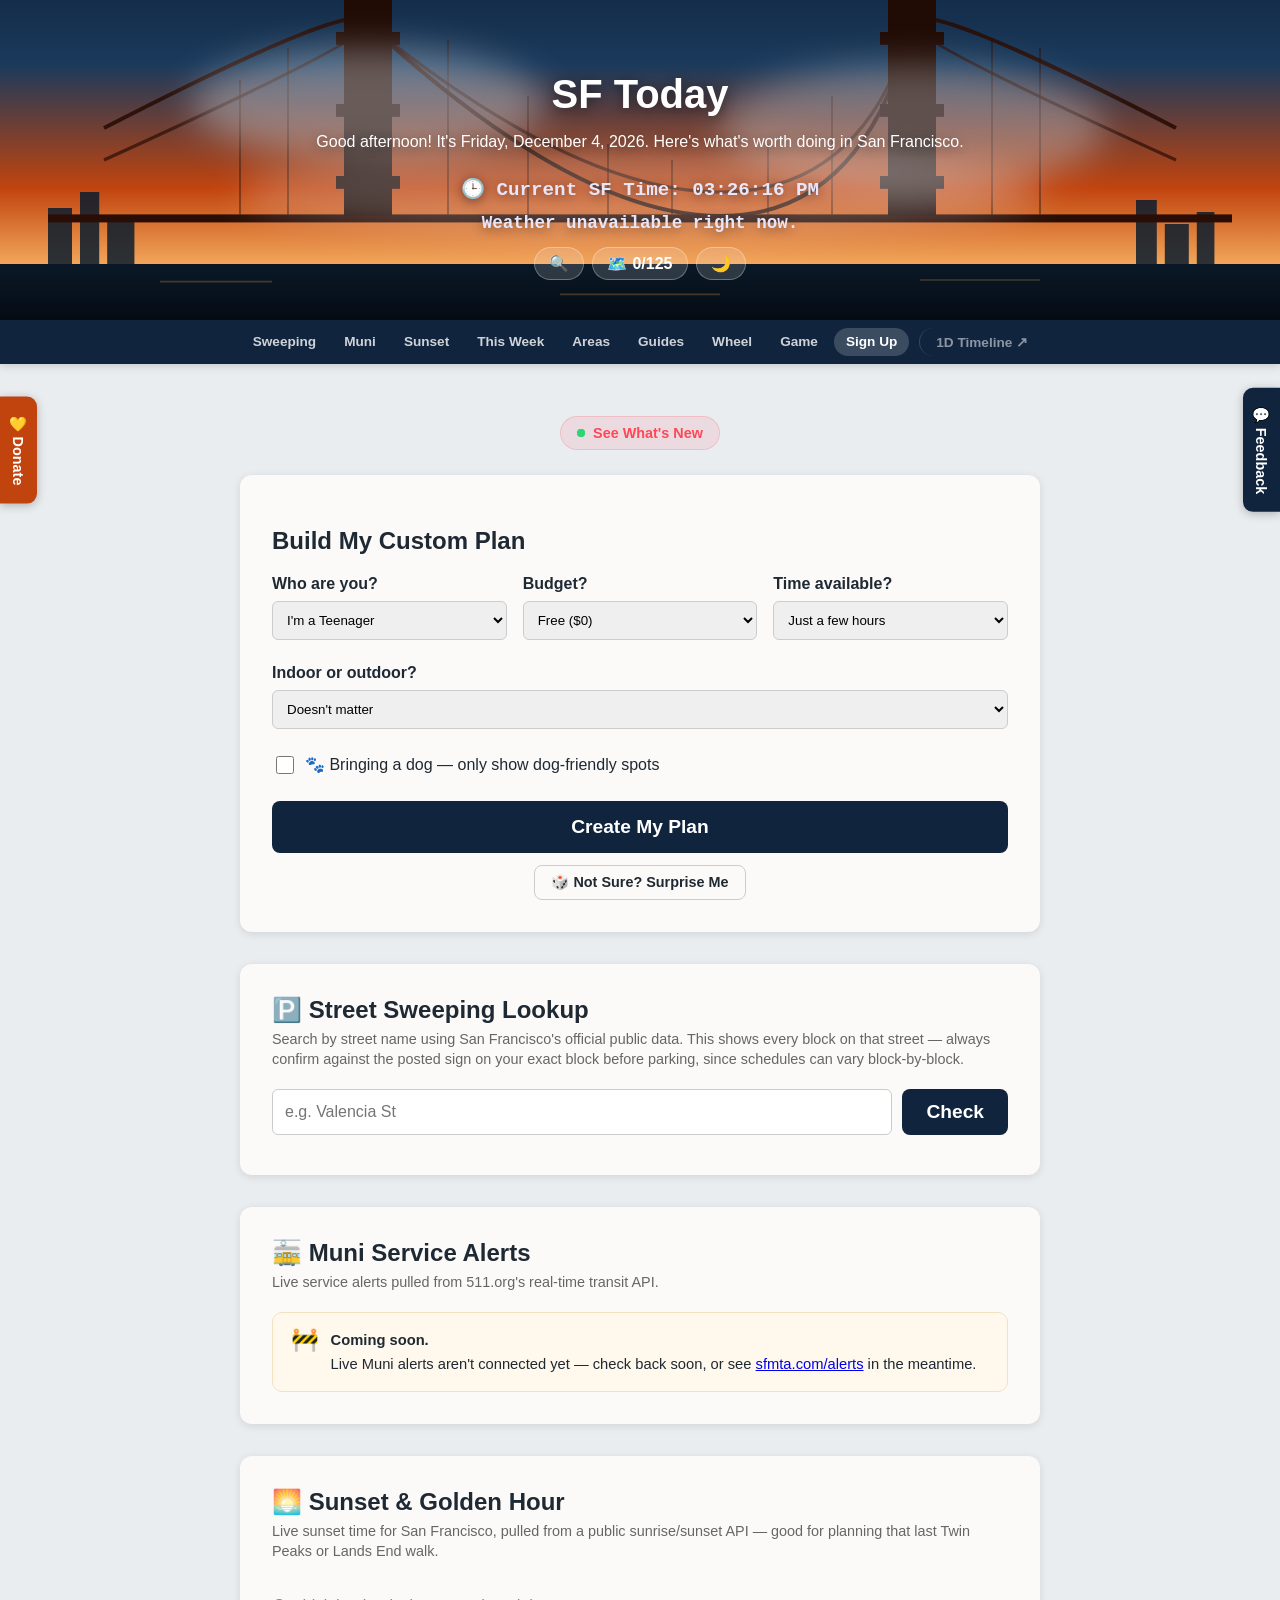
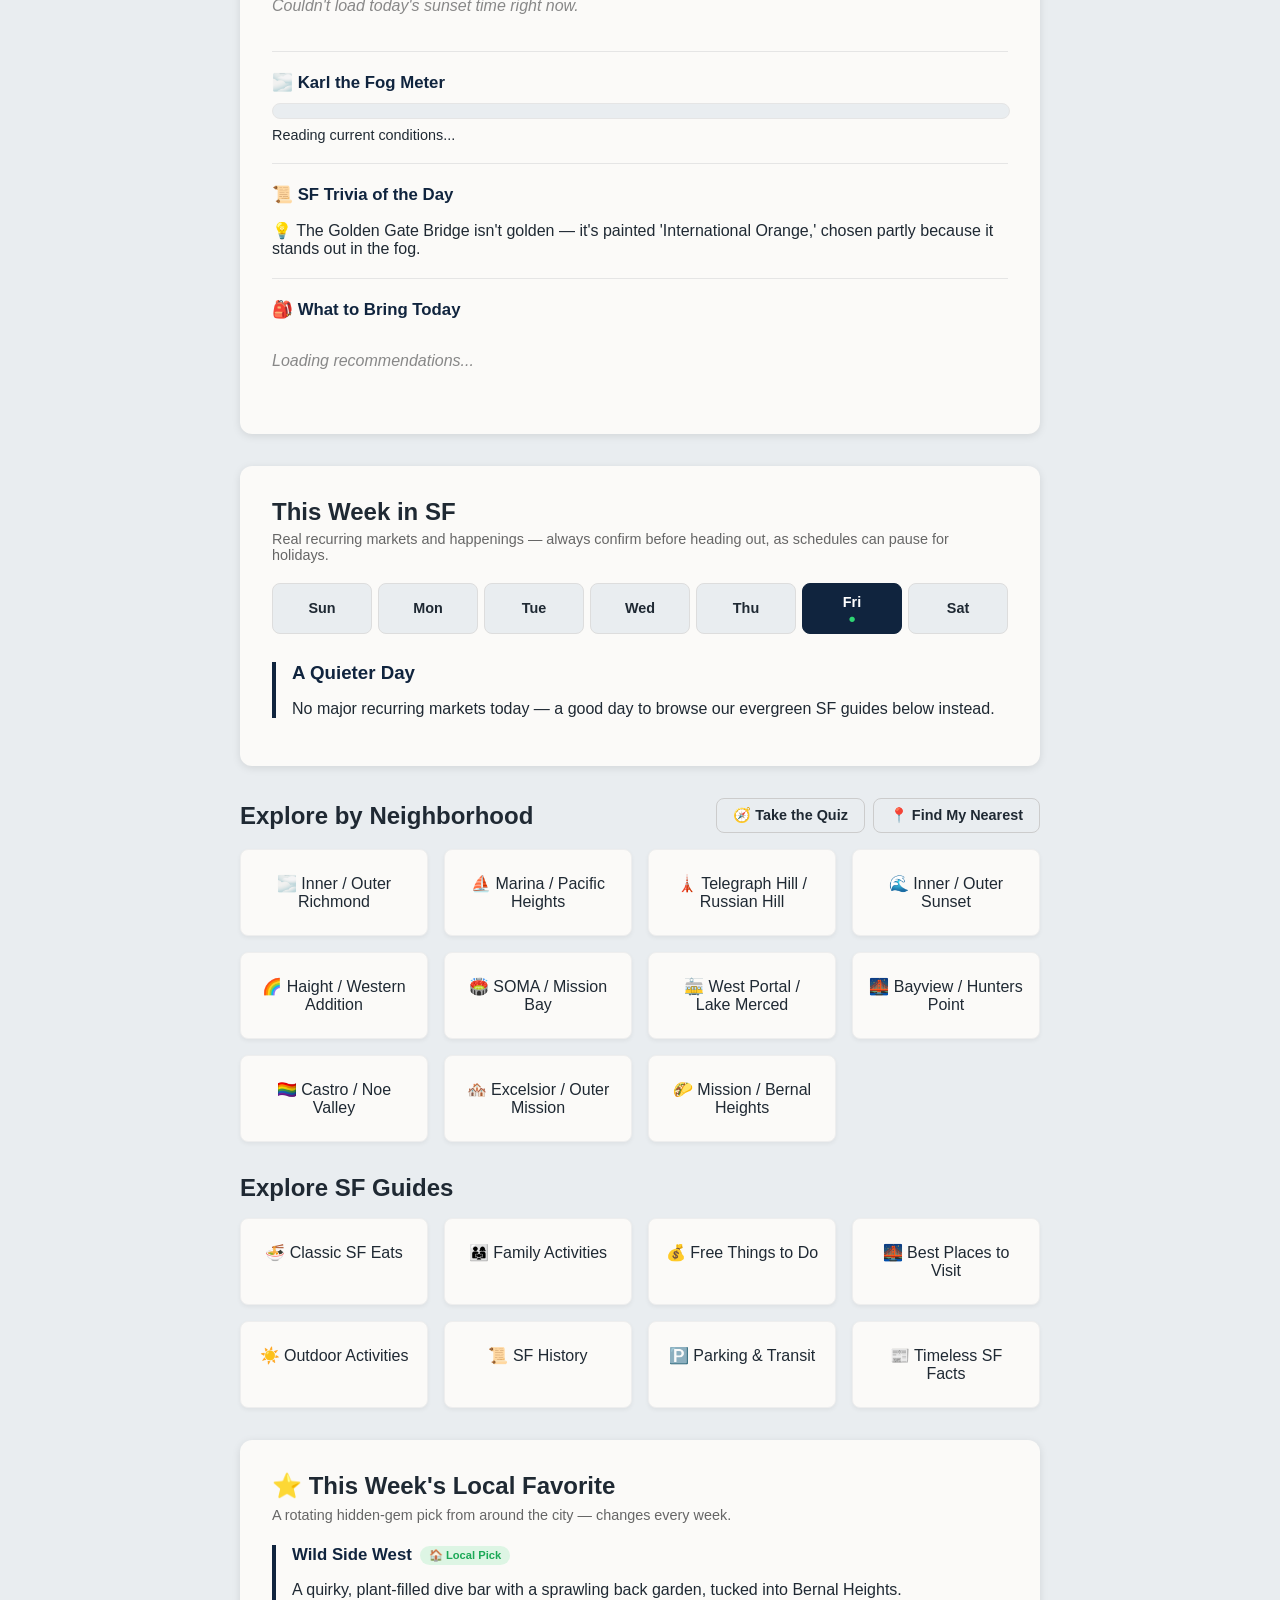
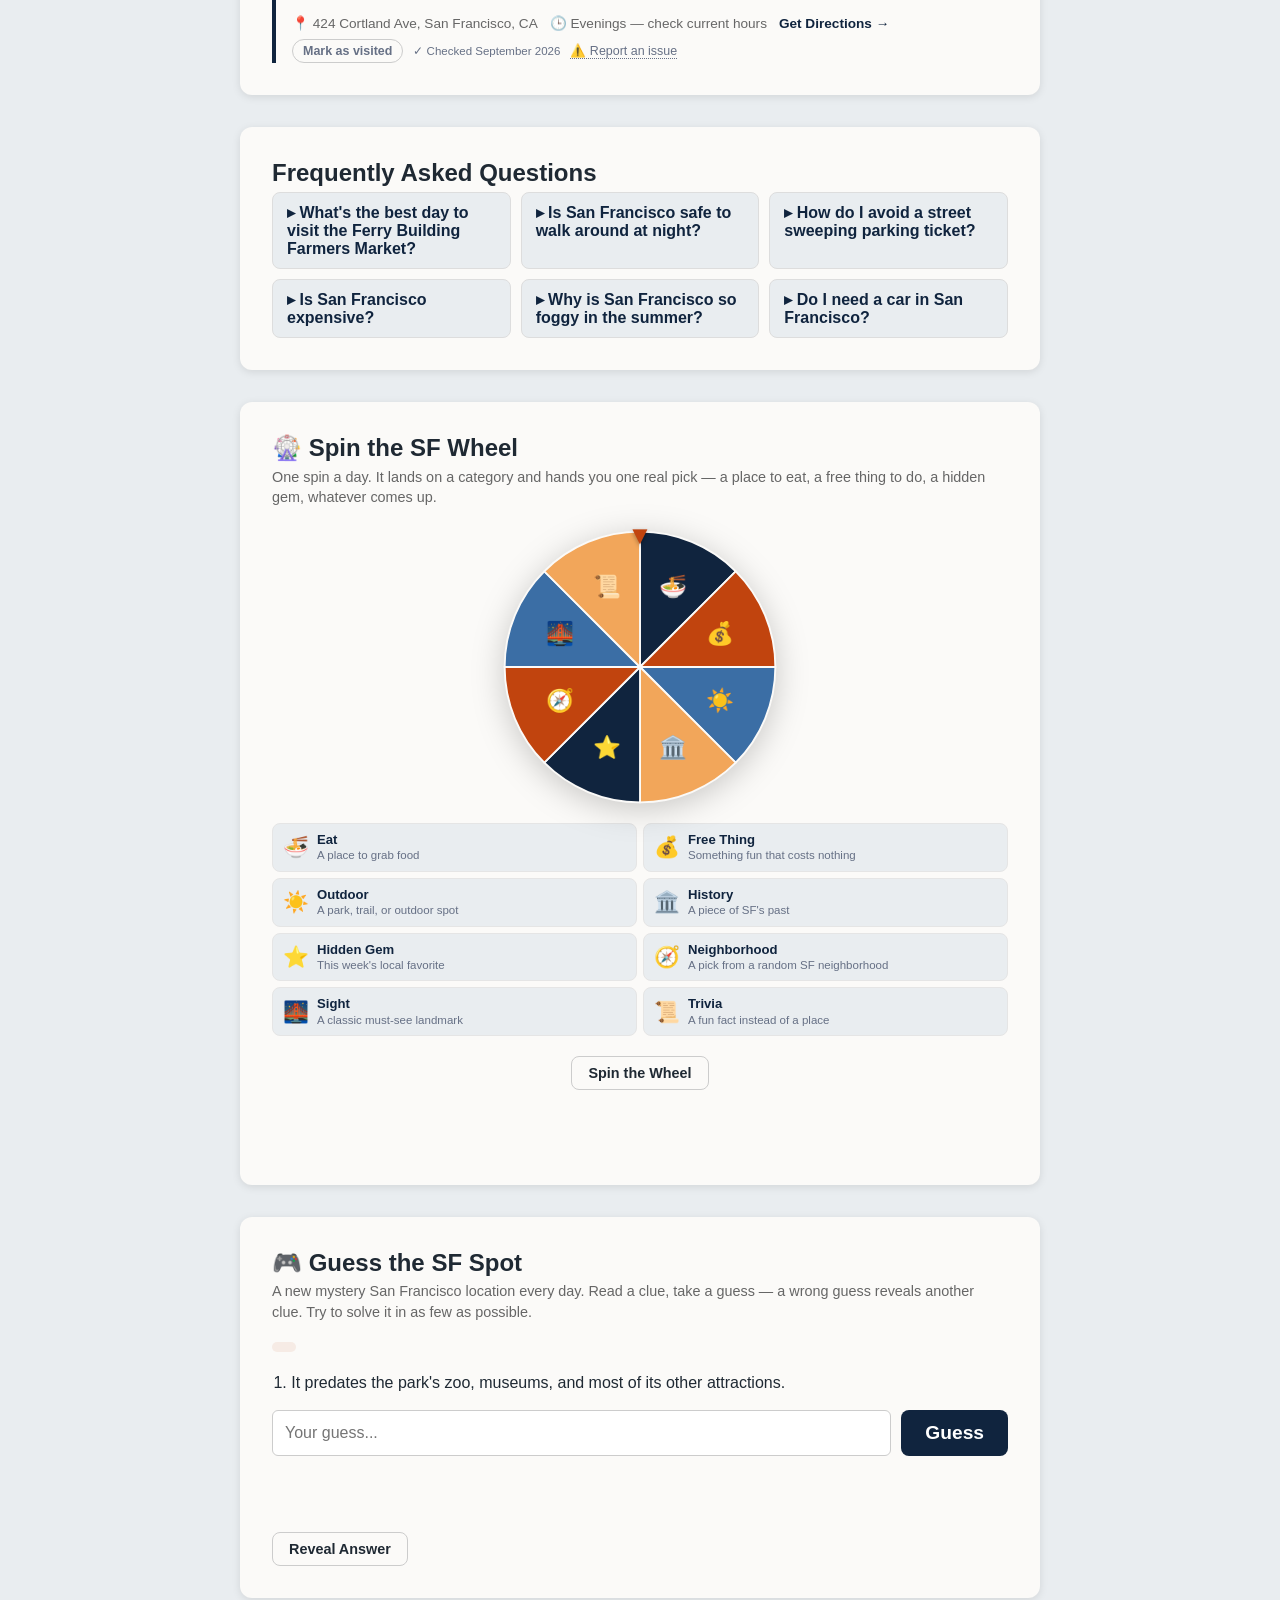
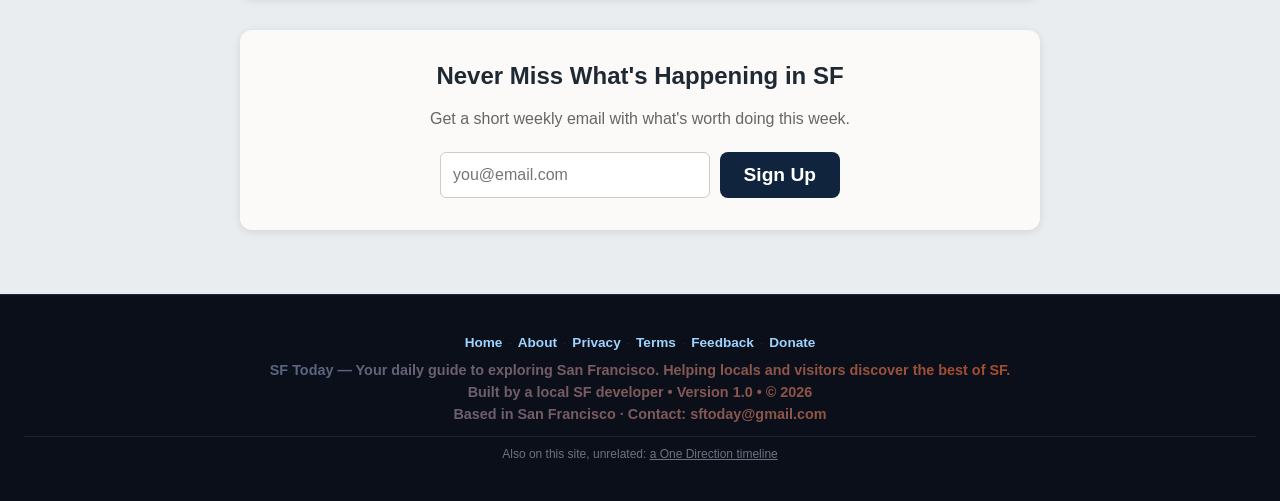
<file: index.html>
<!DOCTYPE html>
<html lang="en">
<head>
  <meta charset="UTF-8">
  <meta name="viewport" content="width=device-width, initial-scale=1.0">
  <title>SF Today - The Homepage for SF | Free Things to Do, Eats & More</title>

  <!-- Primary SEO meta tags -->
  <meta name="description" content="Your daily guide to San Francisco. Build a custom plan by budget and time, check live SF weather, look up street sweeping, and explore guides to free things to do, family activities, and classic SF eats.">
  <meta name="robots" content="index, follow">
  <!-- Replace with your real domain once the site is live -->
  <link rel="canonical" href="https://www.sftoday.com/">

  <!-- Open Graph tags (controls how links look when shared on social media) -->
  <meta property="og:type" content="website">
  <meta property="og:title" content="SF Today - The Homepage for SF">
  <meta property="og:description" content="Your daily guide to San Francisco — build a custom plan, check live weather, look up street sweeping, and explore free things to do, family activities, and classic SF eats.">
  <meta property="og:url" content="https://www.sftoday.com/">
  <meta property="og:site_name" content="SF Today">
  <meta property="og:image" content="https://www.sftoday.com/og-image.png">
  <meta property="og:image:width" content="1200">
  <meta property="og:image:height" content="630">
  <meta property="og:image:alt" content="SF Today — your daily guide to San Francisco">
  <meta property="og:locale" content="en_US">

  <!-- Twitter Card tags -->
  <meta name="twitter:card" content="summary_large_image">
  <meta name="twitter:title" content="SF Today - The Homepage for SF">
  <meta name="twitter:description" content="Your daily guide to San Francisco — build a custom plan, check live weather, look up street sweeping, and explore free things to do, family activities, and classic SF eats.">
  <meta name="twitter:image" content="https://www.sftoday.com/og-image.png">

  <link rel="stylesheet" href="style.css">

  <!-- Favicons (real image files — see README for how to swap in your own branding) -->
  <link rel="icon" href="favicon.ico" sizes="any">
  <link rel="icon" type="image/png" sizes="32x32" href="favicon-32.png">
  <link rel="icon" type="image/png" sizes="16x16" href="favicon-16.png">
  <link rel="apple-touch-icon" sizes="180x180" href="apple-touch-icon.png">
  <meta name="theme-color" content="#10243E">

  <!-- Makes SF Today installable as a home-screen app on phones -->
  <link rel="manifest" href="manifest.json">

  <!--
    OPTIONAL PRIVACY-FRIENDLY ANALYTICS
    SF Today currently ships with zero analytics or tracking, matching the
    "no third-party analytics" promise in privacy.html. If you want basic,
    non-invasive visibility into what people click, Plausible and GoatCounter
    are both privacy-respecting, cookie-free options. Uncomment ONE line below
    and update privacy.html to mention it once enabled — don't turn this on
    without updating that page, since it currently promises none exists.

    <script defer data-domain="sftoday.com" src="https://plausible.io/js/script.js"></script>
    <script src="https://gc.zgo.at/count.js" data-goatcounter="https://YOUR_CODE.goatcounter.com/count"></script>
  -->

  <!-- Structured data: tells Google what this site is, in a machine-readable format -->
  <script type="application/ld+json">
  {
    "@context": "https://schema.org",
    "@type": "WebSite",
    "name": "SF Today",
    "url": "https://www.sftoday.com/",
    "description": "A daily guide to San Francisco with a custom activity planner, live weather, street sweeping lookup, Muni alerts, and neighborhood guides.",
    "inLanguage": "en-US",
    "author": {
      "@type": "Person",
      "name": "SF Today"
    },
    "publisher": {
      "@type": "Organization",
      "name": "SF Today"
    }
  }
  </script>

  <!-- Structured data: FAQ content, matches the visible FAQ section below word-for-word -->
  <script type="application/ld+json">
  {
    "@context": "https://schema.org",
    "@type": "FAQPage",
    "mainEntity": [
      {
        "@type": "Question",
        "name": "What's the best day to visit the Ferry Building Farmers Market?",
        "acceptedAnswer": {
          "@type": "Answer",
          "text": "Saturday is the biggest, with 100+ vendors. Tuesday and Thursday have smaller, quieter versions of the same market if you want to avoid the crowds."
        }
      },
      {
        "@type": "Question",
        "name": "Is San Francisco safe to walk around at night?",
        "acceptedAnswer": {
          "@type": "Answer",
          "text": "Like any major city, it depends heavily on the neighborhood and block. Stick to busy, well-lit areas at night, use rideshare or taxis for longer trips after dark, and use the same street smarts you would in any big city."
        }
      },
      {
        "@type": "Question",
        "name": "How do I avoid a street sweeping parking ticket in SF?",
        "acceptedAnswer": {
          "@type": "Answer",
          "text": "Use our Street Sweeping Lookup tool to check your street's schedule, then always double check the posted sign on your exact block, since times can vary from block to block even on the same street."
        }
      },
      {
        "@type": "Question",
        "name": "Is San Francisco expensive to visit or live in?",
        "acceptedAnswer": {
          "@type": "Answer",
          "text": "Yes — it consistently ranks among the two or three most expensive cities in the US, though the exact ranking shifts depending on which cost-of-living study you look at. That said, there's a lot to do for free or cheap; check our Free Things to Do guide for ideas."
        }
      },
      {
        "@type": "Question",
        "name": "Why is San Francisco so foggy in the summer?",
        "acceptedAnswer": {
          "@type": "Answer",
          "text": "The fog, nicknamed 'Karl the Fog' by locals, forms when warm inland air pulls cool, moist ocean air over the city. It's most common in the summer months. Bring layers, even in July."
        }
      },
      {
        "@type": "Question",
        "name": "Do I need a car in San Francisco?",
        "acceptedAnswer": {
          "@type": "Answer",
          "text": "Not really. Muni and BART cover most of the city, and many neighborhoods are very walkable. A car mostly becomes useful for trips outside the city, like Marin or the Peninsula."
        }
      }
    ]
  }
  </script>
</head>
<body>
  <a href="#main-content" class="skip-link">Skip to content</a>
  <a href="donate.html" class="side-tab side-tab-left">💛 Donate</a>
  <a href="feedback.html" class="side-tab side-tab-right">💬 Feedback</a>

  <header>
    <svg class="hero-bg" viewBox="0 0 1600 500" preserveAspectRatio="xMidYMax slice" xmlns="http://www.w3.org/2000/svg" role="img" aria-label="Illustration of the Golden Gate Bridge at dusk with fog">
      <defs>
        <linearGradient id="skyGrad" x1="0" y1="0" x2="0" y2="1">
          <stop offset="0%" stop-color="#0B1D33"/>
          <stop offset="42%" stop-color="#1B3A5C"/>
          <stop offset="78%" stop-color="#C1440E"/>
          <stop offset="100%" stop-color="#F2A65A"/>
        </linearGradient>
        <linearGradient id="waterGrad" x1="0" y1="0" x2="0" y2="1">
          <stop offset="0%" stop-color="#0A1826"/>
          <stop offset="100%" stop-color="#050C14"/>
        </linearGradient>
        <filter id="fogBlur" x="-50%" y="-50%" width="200%" height="200%">
          <feGaussianBlur stdDeviation="22"/>
        </filter>
      </defs>

      <!-- Sky -->
      <rect x="0" y="0" width="1600" height="430" fill="url(#skyGrad)"/>

      <!-- City skyline silhouette -->
      <g fill="#0B1D2E" opacity="0.85">
        <rect x="60" y="360" width="30" height="70"/>
        <rect x="100" y="340" width="24" height="90"/>
        <rect x="134" y="375" width="34" height="55"/>
        <rect x="1420" y="350" width="26" height="80"/>
        <rect x="1456" y="380" width="30" height="50"/>
        <rect x="1496" y="365" width="22" height="65"/>
      </g>

      <!-- Suspension cables -->
      <path d="M 130 260 Q 460 90 460 130 Q 720 370 900 370 Q 1080 370 1140 130 Q 1140 90 1470 260"
            fill="none" stroke="#2A0E06" stroke-width="5" opacity="0.9"/>
      <path d="M 130 300 Q 460 150 460 130 Q 720 340 900 340 Q 1080 340 1140 130 Q 1140 150 1470 300"
            fill="none" stroke="#2A0E06" stroke-width="4" opacity="0.7"/>

      <!-- Suspender cables (vertical) -->
      <g stroke="#2A0E06" stroke-width="2" opacity="0.6">
        <line x1="300" y1="200" x2="300" y2="368"/>
        <line x1="360" y1="160" x2="360" y2="368"/>
        <line x1="560" y1="150" x2="560" y2="368"/>
        <line x1="660" y1="220" x2="660" y2="368"/>
        <line x1="760" y1="280" x2="760" y2="368"/>
        <line x1="840" y1="300" x2="840" y2="368"/>
        <line x1="960" y1="280" x2="960" y2="368"/>
        <line x1="1040" y1="220" x2="1040" y2="368"/>
        <line x1="1240" y1="150" x2="1240" y2="368"/>
        <line x1="1300" y1="160" x2="1300" y2="368"/>
      </g>

      <!-- Bridge deck -->
      <rect x="60" y="368" width="1480" height="10" fill="#2A0E06"/>

      <!-- Towers -->
      <g fill="#210B05">
        <rect x="430" y="80" width="60" height="290"/>
        <rect x="420" y="140" width="80" height="16"/>
        <rect x="420" y="230" width="80" height="16"/>
        <rect x="420" y="320" width="80" height="16"/>

        <rect x="1110" y="80" width="60" height="290"/>
        <rect x="1100" y="140" width="80" height="16"/>
        <rect x="1100" y="230" width="80" height="16"/>
        <rect x="1100" y="320" width="80" height="16"/>
      </g>

      <!-- Fog banks rolling through the towers -->
      <ellipse cx="460" cy="230" rx="220" ry="70" fill="#EDEFF2" opacity="0.35" filter="url(#fogBlur)"/>
      <ellipse cx="1140" cy="260" rx="240" ry="80" fill="#EDEFF2" opacity="0.3" filter="url(#fogBlur)"/>
      <ellipse cx="800" cy="340" rx="500" ry="55" fill="#EDEFF2" opacity="0.25" filter="url(#fogBlur)"/>

      <!-- Water -->
      <rect x="0" y="430" width="1600" height="70" fill="url(#waterGrad)"/>
      <g stroke="#F2A65A" stroke-width="2" opacity="0.25">
        <line x1="200" y1="452" x2="340" y2="452"/>
        <line x1="700" y1="468" x2="900" y2="468"/>
        <line x1="1150" y1="450" x2="1300" y2="450"/>
      </g>
    </svg>

    <div class="header-inner">
      <h1>SF Today</h1>
      <p id="day-title">Here's what's worth doing in San Francisco.</p>
      <div class="header-controls">
        <!-- Displays the live day and time inside the header -->
        <div id="live-clock">Loading live time...</div>
        <div id="weather-widget" class="skeleton-text">Loading weather...</div>
        <div class="header-btn-row">
          <button id="search-open-btn" class="dark-toggle" aria-label="Search the site" title="Search (press /)">🔍</button>
          <button id="checklist-open-btn" class="dark-toggle" aria-label="My SF Checklist" title="My SF Checklist">🗺️<span id="checklist-progress-label">0/0</span></button>
          <button id="dark-mode-toggle" class="dark-toggle" aria-label="Toggle dark mode" title="Toggle dark mode">🌙</button>
        </div>
      </div>
    </div>
  </header>

  <!-- QUICK NAV — sticky jump-to bar, since the homepage covers a lot of ground -->
  <nav class="quick-nav" id="quick-nav" aria-label="Jump to section">
    <div class="quick-nav-scroll">
      <a href="#section-plan">Plan</a>
      <a href="#section-sweeping">Sweeping</a>
      <a href="#section-muni">Muni</a>
      <a href="#section-sunset">Sunset</a>
      <a href="#section-weekly">This Week</a>
      <a href="#section-neighborhoods">Areas</a>
      <a href="#section-guides">Guides</a>
      <a href="#section-wheel">Wheel</a>
      <a href="#section-game">Game</a>
      <a href="#section-signup">Sign Up</a>
      <a href="one-direction.html" class="quick-nav-external">1D Timeline ↗</a>
    </div>
  </nav>

  <main id="main-content">
    <!-- Centered in the white space right above the planner box -->
    <div class="badge-container">
      <a href="release-notes.html" class="whats-new-badge">
        <span class="pulse-dot"></span>
        See What's New
      </a>
    </div>

    <!-- THE PERSONALIZED PLANNER -->
    <section class="planner-box" id="section-plan">
      <h2>Build My Custom Plan</h2>

      <div class="input-row">
        <div class="input-group">
          <label>Who are you?</label>
          <select id="persona">
            <option value="teen">I'm a Teenager</option>
            <option value="parent">I'm a Parent (w/wo Kids)</option>
            <option value="tourist">I'm Visiting (Tourist)</option>
            <option value="local">I'm a Local</option>
          </select>
        </div>
        <div class="input-group">
          <label>Budget?</label>
          <select id="budget">
            <option value="free">Free ($0)</option>
            <option value="low">Under $25</option>
            <option value="mid">$25–$75</option>
            <option value="high">$75–$150</option>
            <option value="splurge">$150+</option>
          </select>
        </div>
        <div class="input-group">
          <label>Time available?</label>
          <select id="time">
            <option value="short">Just a few hours</option>
            <option value="long">All day</option>
          </select>
        </div>
      </div>
      <div class="input-row">
        <div class="input-group">
          <label>Indoor or outdoor?</label>
          <select id="vibe">
            <option value="either">Doesn't matter</option>
            <option value="outdoor">Outdoor</option>
            <option value="indoor">Indoor</option>
          </select>
        </div>
      </div>
      <div class="filter-checkbox-row">
        <input type="checkbox" id="dog-friendly">
        <label for="dog-friendly">🐾 Bringing a dog — only show dog-friendly spots</label>
      </div>
      <button id="generate-btn">Create My Plan</button>
      <button id="surprise-btn" class="secondary-btn surprise-btn">🎲 Not Sure? Surprise Me</button>
    </section>

    <!-- HIDDEN RESULTS SECTION (shared by planner, dashboard cards, neighborhood cards, and Surprise Me) -->
    <section id="results-section" class="hidden">
      <div class="results-header">
        <h2 id="results-title">Your Guide</h2>
        <div class="results-header-actions">
          <button id="share-plan-btn" class="icon-btn" title="Share this plan" aria-label="Share this plan">🔗</button>
          <button id="print-plan-btn" class="icon-btn" title="Print this plan" aria-label="Print this plan">🖨️</button>
          <button id="close-btn" aria-label="Close">&times;</button>
        </div>
      </div>
      <div id="itinerary-content"></div>
    </section>

    <!-- STREET SWEEPING LOOKUP -->
    <section class="tool-box" id="section-sweeping">
      <h2>🅿️ Street Sweeping Lookup</h2>
      <p class="tool-subtitle">Search by street name using San Francisco's official public data. This shows every block on that street — always confirm against the posted sign on your exact block before parking, since schedules can vary block-by-block.</p>
      <div class="tool-input-row">
        <input type="text" id="sweep-street-input" placeholder="e.g. Valencia St">
        <button id="sweep-search-btn">Check</button>
      </div>
      <div id="sweep-results"></div>
    </section>

    <!-- MUNI SERVICE ALERTS -->
    <section class="tool-box" id="section-muni">
      <h2>🚋 Muni Service Alerts</h2>
      <p class="tool-subtitle">Live service alerts pulled from 511.org's real-time transit API.</p>
      <div id="muni-alerts-content">
        <div class="skeleton-block"></div>
      </div>
    </section>

    <!-- SUNSET, GOLDEN HOUR & FOG FORECAST -->
    <section class="tool-box" id="section-sunset">
      <h2>🌅 Sunset & Golden Hour</h2>
      <p class="tool-subtitle">Live sunset time for San Francisco, pulled from a public sunrise/sunset API — good for planning that last Twin Peaks or Lands End walk.</p>
      <div id="sunset-content">
        <div class="skeleton-block"></div>
      </div>
      <hr class="tool-divider">
      <h3>🌫️ Karl the Fog Meter</h3>
      <div class="fog-meter">
        <div class="fog-meter-track"><div class="fog-meter-fill" id="fog-meter-fill"></div></div>
        <p class="fog-meter-status" id="fog-meter-status">Reading current conditions...</p>
      </div>
      <hr class="tool-divider">
      <h3>📜 SF Trivia of the Day</h3>
      <div id="trivia-content"></div>
      <hr class="tool-divider">
      <h3>🎒 What to Bring Today</h3>
      <div id="packing-content">
        <p class="no-events-message">Loading recommendations...</p>
      </div>
    </section>


    <!-- THIS WEEK IN SF - RECURRING WEEKLY EVENTS FEED -->
    <section class="weekly-events-box" id="section-weekly">
      <h2>This Week in SF</h2>
      <p class="weekly-events-subtitle">Real recurring markets and happenings — always confirm before heading out, as schedules can pause for holidays.</p>
      <div class="day-tabs" id="day-tabs">
        <button class="day-tab" data-day="0">Sun</button>
        <button class="day-tab" data-day="1">Mon</button>
        <button class="day-tab" data-day="2">Tue</button>
        <button class="day-tab" data-day="3">Wed</button>
        <button class="day-tab" data-day="4">Thu</button>
        <button class="day-tab" data-day="5">Fri</button>
        <button class="day-tab" data-day="6">Sat</button>
      </div>
      <div id="weekly-events-content"></div>
    </section>

    <!-- EXPLORE BY NEIGHBORHOOD -->
    <section class="dashboard-section" id="section-neighborhoods">
      <div class="section-heading-row">
        <h2>Explore by Neighborhood</h2>
        <div class="section-heading-actions">
          <button id="quiz-start-btn" class="secondary-btn">🧭 Take the Quiz</button>
          <button id="geo-nearest-btn" class="secondary-btn">📍 Find My Nearest</button>
        </div>
      </div>
      <p id="geo-result-message" class="no-events-message hidden"></p>
      <div class="dashboard-grid">
        <div class="dash-card" data-neighborhood="richmond">🌫️ Inner / Outer Richmond</div>
        <div class="dash-card" data-neighborhood="marina">⛵ Marina / Pacific Heights</div>
        <div class="dash-card" data-neighborhood="telegraphrussian">🗼 Telegraph Hill / Russian Hill</div>
        <div class="dash-card" data-neighborhood="sunset">🌊 Inner / Outer Sunset</div>
        <div class="dash-card" data-neighborhood="haight">🌈 Haight / Western Addition</div>
        <div class="dash-card" data-neighborhood="soma">🏟️ SOMA / Mission Bay</div>
        <div class="dash-card" data-neighborhood="westportal">🚋 West Portal / Lake Merced</div>
        <div class="dash-card" data-neighborhood="bayview">🌉 Bayview / Hunters Point</div>
        <div class="dash-card" data-neighborhood="castronoe">🏳️‍🌈 Castro / Noe Valley</div>
        <div class="dash-card" data-neighborhood="excelsior">🏘️ Excelsior / Outer Mission</div>
        <div class="dash-card" data-neighborhood="missionbernal">🌮 Mission / Bernal Heights</div>
      </div>
    </section>

    <!-- THE EVERGREEN DASHBOARD CARDS -->
    <section class="dashboard-section" id="section-guides">
      <h2>Explore SF Guides</h2>
      <p id="guides-reorder-note" class="no-events-message hidden"></p>
      <div class="dashboard-grid" id="guides-grid">
        <div class="dash-card" data-category="dinner">🍜 Classic SF Eats</div>
        <div class="dash-card" data-category="family">👨‍👩‍👧 Family Activities</div>
        <div class="dash-card" data-category="free">💰 Free Things to Do</div>
        <div class="dash-card" data-category="visit">🌉 Best Places to Visit</div>
        <div class="dash-card" data-category="outdoors">☀️ Outdoor Activities</div>
        <div class="dash-card" data-category="history">📜 SF History</div>
        <div class="dash-card" data-category="transit">🅿️ Parking & Transit</div>
        <div class="dash-card" data-category="stories">📰 Timeless SF Facts</div>
      </div>
    </section>

    <!-- THIS WEEK'S LOCAL FAVORITE (rotates weekly) -->
    <section class="tool-box" id="section-favorite">
      <h2>⭐ This Week's Local Favorite</h2>
      <p class="tool-subtitle">A rotating hidden-gem pick from around the city — changes every week.</p>
      <div id="local-favorite-content"></div>
    </section>

    <!-- FREQUENTLY ASKED QUESTIONS -->
    <section class="tool-box" id="faq-section">
      <h2>Frequently Asked Questions</h2>
      <div class="glossary-grid">
        <details class="glossary-item">
          <summary>What's the best day to visit the Ferry Building Farmers Market?</summary>
          <p>Saturday is the biggest, with 100+ vendors. Tuesday and Thursday have smaller, quieter versions of the same market if you want to avoid the crowds.</p>
        </details>
        <details class="glossary-item">
          <summary>Is San Francisco safe to walk around at night?</summary>
          <p>Like any major city, it depends heavily on the neighborhood and block. Stick to busy, well-lit areas at night, use rideshare or taxis for longer trips after dark, and use the same street smarts you would in any big city.</p>
        </details>
        <details class="glossary-item">
          <summary>How do I avoid a street sweeping parking ticket?</summary>
          <p>Use our Street Sweeping Lookup tool above to check your street's schedule, then always double check the posted sign on your exact block, since times can vary block to block.</p>
        </details>
        <details class="glossary-item">
          <summary>Is San Francisco expensive?</summary>
          <p>Yes — it consistently ranks among the two or three most expensive cities in the US, though the exact ranking shifts depending on which cost-of-living study you look at. That said, there's a lot to do for free or cheap; check our Free Things to Do guide.</p>
        </details>
        <details class="glossary-item">
          <summary>Why is San Francisco so foggy in the summer?</summary>
          <p>The fog, nicknamed "Karl the Fog" by locals, forms when warm inland air pulls cool, moist ocean air over the city. It's most common in summer. Bring layers, even in July.</p>
        </details>
        <details class="glossary-item">
          <summary>Do I need a car in San Francisco?</summary>
          <p>Not really. Muni and BART cover most of the city, and many neighborhoods are very walkable. A car mostly becomes useful for trips outside the city.</p>
        </details>
      </div>
    </section>

    <!-- SPIN THE SF WHEEL (once a day — lands on a category, reveals one real pick) -->
    <section class="tool-box" id="section-wheel">
      <h2>🎡 Spin the SF Wheel</h2>
      <p class="tool-subtitle">One spin a day. It lands on a category and hands you one real pick — a place to eat, a free thing to do, a hidden gem, whatever comes up.</p>
      <div class="wheel-wrap wheel-idle" id="wheel-wrap">
        <div class="wheel-pointer">▼</div>
        <svg id="sf-wheel" class="sf-wheel" viewBox="0 0 300 300" xmlns="http://www.w3.org/2000/svg"></svg>
      </div>
      <div class="wheel-legend" id="wheel-legend" aria-label="What each wheel category means"></div>
      <button id="wheel-spin-btn" class="secondary-btn wheel-spin-btn">Spin the Wheel</button>
      <p id="wheel-status" class="no-events-message"></p>
      <div id="wheel-result" class="hidden"></div>
    </section>

    <!-- GUESS THE SF SPOT (rotates to a new puzzle every day, same one for everyone) -->
    <section class="tool-box" id="section-game">
      <h2>🎮 Guess the SF Spot</h2>
      <p class="tool-subtitle">A new mystery San Francisco location every day. Read a clue, take a guess — a wrong guess reveals another clue. Try to solve it in as few as possible.</p>
      <span id="spot-streak" class="spot-streak hidden"></span>
      <ol id="spot-clue-list" class="clue-list"></ol>
      <div class="tool-input-row">
        <input type="text" id="spot-guess-input" placeholder="Your guess...">
        <button id="spot-guess-btn">Guess</button>
      </div>
      <p id="spot-feedback" class="no-events-message"></p>
      <div id="spot-result" class="hidden"></div>
      <button id="spot-reveal-btn" class="secondary-btn">Reveal Answer</button>
    </section>

    <!-- EMAIL SIGNUP -->
    <section class="signup-box" id="section-signup">
      <h2>Never Miss What's Happening in SF</h2>
      <p>Get a short weekly email with what's worth doing this week.</p>
      <!--
        Replace YOUR_SIGNUP_FORM_ID with a free Formspree endpoint (or swap
        the action for Mailchimp/Buttondown/ConvertKit) to go live. Until then,
        script.js honestly falls back to opening the visitor's email client
        instead of pretending the signup worked.
      -->
      <form id="signup-form" class="signup-form" action="https://formspree.io/f/YOUR_SIGNUP_FORM_ID" method="POST">
        <input type="email" name="EMAIL" id="signup-email" placeholder="you@email.com" required>
        <button type="submit">Sign Up</button>
      </form>
    </section>
  </main>

  <!-- SIGNUP MODAL (copy is set dynamically by script.js depending on whether a real list is connected) -->
  <div id="signup-modal-overlay" class="modal-overlay hidden">
    <div class="modal-box">
      <div class="modal-icon">🎉</div>
      <h3>Almost There!</h3>
      <p id="modal-email-text">We'll send the best of SF straight to your inbox, every week.</p>
      <button id="modal-close-btn">Sounds Good</button>
    </div>
  </div>

  <!-- "WHICH SF NEIGHBORHOOD ARE YOU?" QUIZ MODAL -->
  <div id="quiz-modal-overlay" class="modal-overlay hidden">
    <div class="modal-box quiz-modal-box">
      <button id="quiz-close-btn" class="quiz-close" aria-label="Close quiz">&times;</button>
      <div id="quiz-content"></div>
    </div>
  </div>

  <!-- SITE-WIDE QUICK FIND -->
  <div id="search-modal-overlay" class="modal-overlay hidden">
    <div class="modal-box search-modal-box">
      <button id="search-close-btn" class="quiz-close" aria-label="Close search">&times;</button>
      <input type="text" id="search-input" class="search-input" placeholder="Search spots, neighborhoods, slang, FAQs...">
      <div id="search-results"></div>
    </div>
  </div>

  <!-- MY SF CHECKLIST -->
  <div id="checklist-modal-overlay" class="modal-overlay hidden">
    <div class="modal-box checklist-modal-box">
      <button id="checklist-close-btn" class="quiz-close" aria-label="Close checklist">&times;</button>
      <h3>🗺️ My SF Checklist</h3>
      <p id="checklist-progress-text" class="quiz-result-desc"></p>
      <div id="checklist-list"></div>
      <button id="checklist-clear-btn" class="secondary-btn">Clear My Checklist</button>
    </div>
  </div>

<footer>
  <div class="footer-links">
    <a href="index.html">Home</a> ·
    <a href="about.html">About</a> ·
    <a href="privacy.html">Privacy</a> ·
    <a href="terms.html">Terms</a> ·
    <a href="feedback.html">Feedback</a> ·
    <a href="donate.html">Donate</a>
  </div>

  <p>SF Today — Your daily guide to exploring San Francisco. Helping locals and visitors discover the best of SF.</p>
  <p>Built by a local SF developer • Version 1.0 • © 2026</p>
  <p>Based in San Francisco · Contact: sftoday@gmail.com</p>
  <p class="footer-aside">Also on this site, unrelated: <a href="one-direction.html">a One Direction timeline</a></p>
</footer>


  <!-- Script loads AFTER all the HTML it references -->
  <script src="script.js"></script>
</body>
</html>
</file>
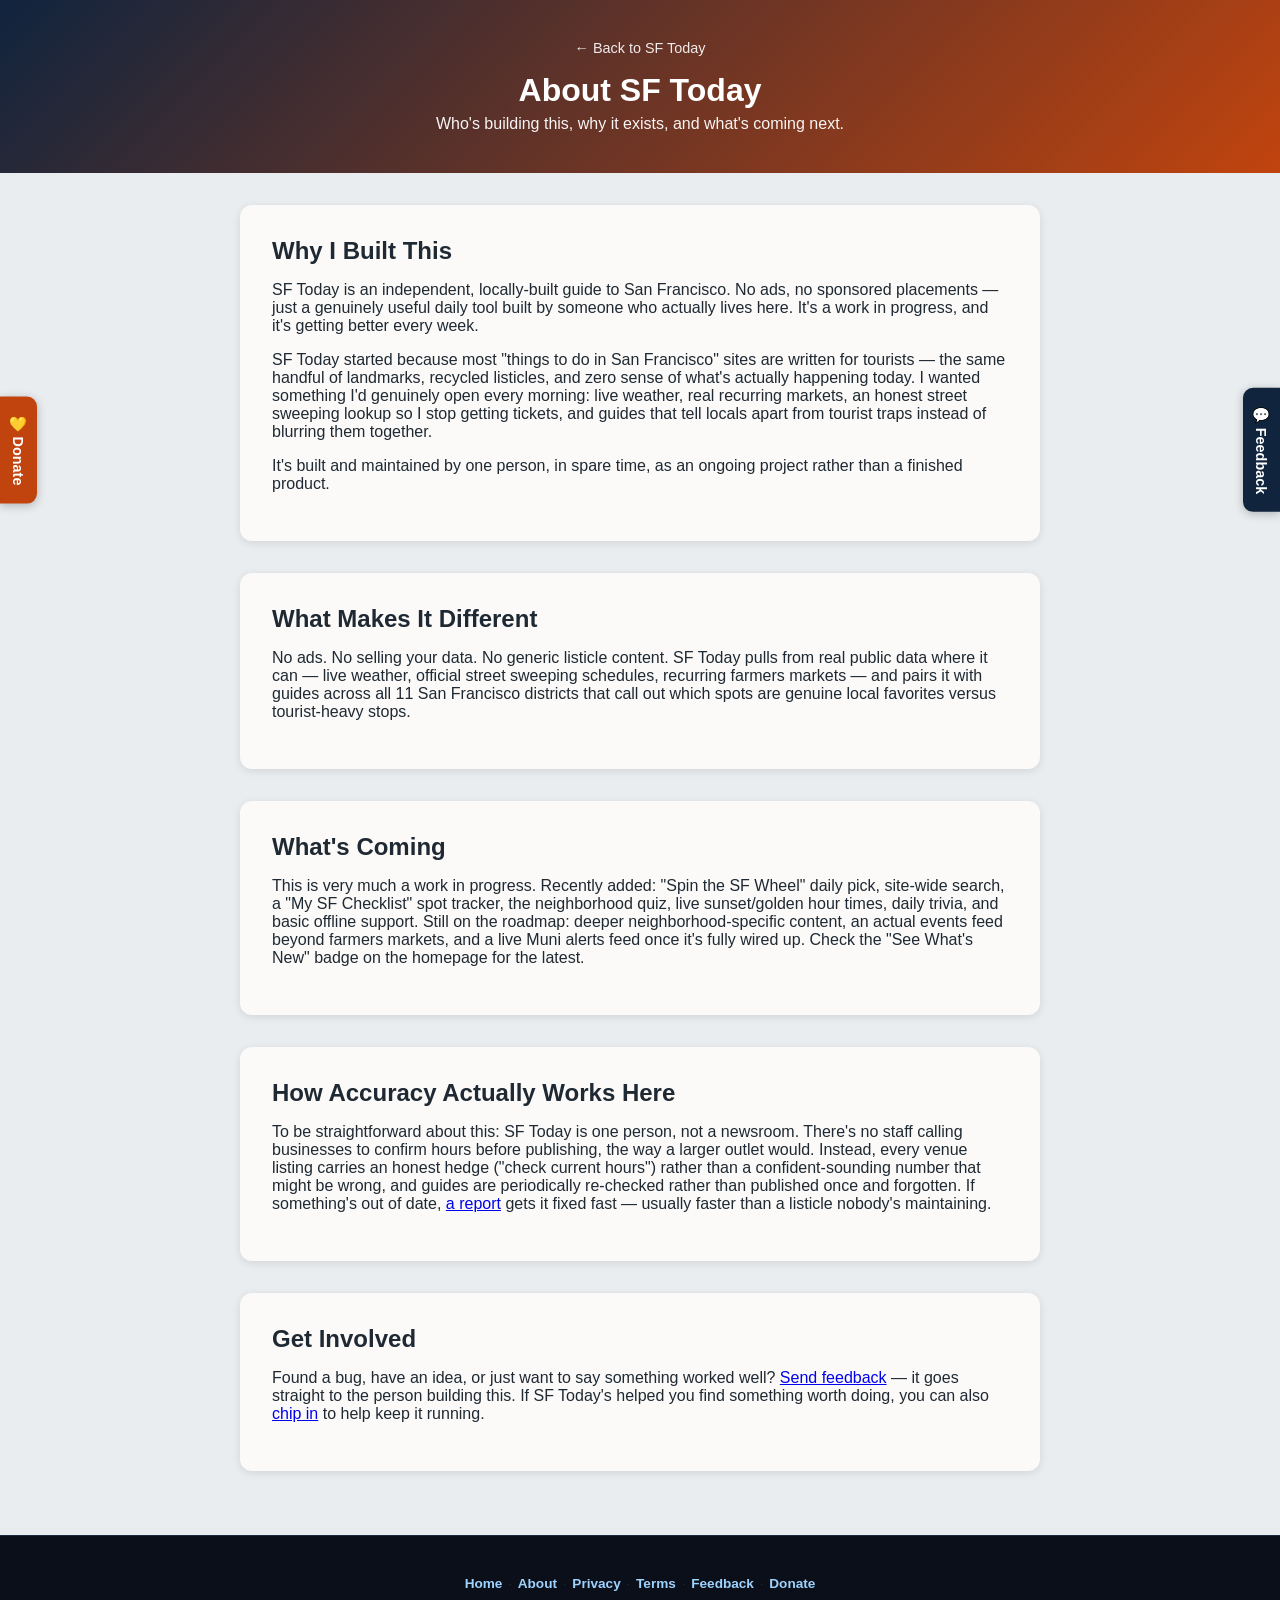
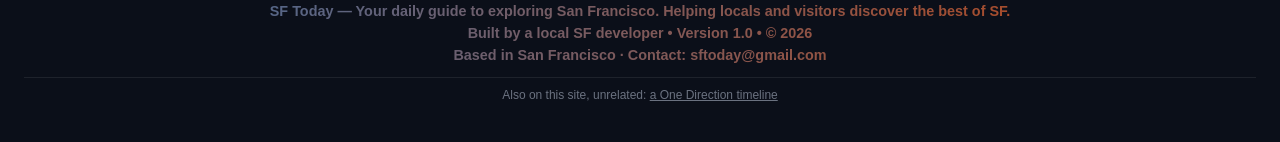
<file: about.html>
<!DOCTYPE html>
<html lang="en">
<head>
  <meta charset="UTF-8">
  <meta name="viewport" content="width=device-width, initial-scale=1.0">
  <title>About - SF Today</title>
  <meta name="description" content="Who's building SF Today, why it exists, and what's coming next.">
  <meta name="robots" content="index, follow">
  <link rel="canonical" href="https://www.sftoday.com/about.html">
  <!-- Open Graph tags (controls how links look when shared on social media) -->
  <meta property="og:type" content="website">
  <meta property="og:title" content="About - SF Today">
  <meta property="og:description" content="Who's building SF Today, why it exists, and what's coming next.">
  <meta property="og:url" content="https://www.sftoday.com/about.html">
  <meta property="og:site_name" content="SF Today">
  <meta property="og:image" content="https://www.sftoday.com/og-image.png">
  <meta property="og:image:width" content="1200">
  <meta property="og:image:height" content="630">
  <meta property="og:image:alt" content="SF Today — your daily guide to San Francisco">
  <meta property="og:locale" content="en_US">

  <!-- Twitter Card tags -->
  <meta name="twitter:card" content="summary_large_image">
  <meta name="twitter:title" content="About - SF Today">
  <meta name="twitter:description" content="Who's building SF Today, why it exists, and what's coming next.">
  <meta name="twitter:image" content="https://www.sftoday.com/og-image.png">

  <link rel="stylesheet" href="style.css">

  <!-- Favicons (real image files — see README for how to swap in your own branding) -->
  <link rel="icon" href="favicon.ico" sizes="any">
  <link rel="icon" type="image/png" sizes="32x32" href="favicon-32.png">
  <link rel="icon" type="image/png" sizes="16x16" href="favicon-16.png">
  <link rel="apple-touch-icon" sizes="180x180" href="apple-touch-icon.png">
  <meta name="theme-color" content="#10243E">
  <link rel="manifest" href="manifest.json">
</head>
<body>
  <a href="donate.html" class="side-tab side-tab-left">💛 Donate</a>
  <a href="feedback.html" class="side-tab side-tab-right">💬 Feedback</a>
  <header class="simple-header">
    <a href="index.html" class="back-link">← Back to SF Today</a>
    <h1>About SF Today</h1>
    <p>Who's building this, why it exists, and what's coming next.</p>
  </header>
  <main>
    <section class="tool-box">
      <h2>Why I Built This</h2>
      <p>SF Today is an independent, locally-built guide to San Francisco. No ads, no sponsored placements — just a genuinely useful daily tool built by someone who actually lives here. It's a work in progress, and it's getting better every week.</p>
      <p>SF Today started because most "things to do in San Francisco" sites are written for tourists — the same handful of landmarks, recycled listicles, and zero sense of what's actually happening today. I wanted something I'd genuinely open every morning: live weather, real recurring markets, an honest street sweeping lookup so I stop getting tickets, and guides that tell locals apart from tourist traps instead of blurring them together.</p>
      <p>It's built and maintained by one person, in spare time, as an ongoing project rather than a finished product.</p>
    </section>
    <section class="tool-box">
      <h2>What Makes It Different</h2>
      <p>No ads. No selling your data. No generic listicle content. SF Today pulls from real public data where it can — live weather, official street sweeping schedules, recurring farmers markets — and pairs it with guides across all 11 San Francisco districts that call out which spots are genuine local favorites versus tourist-heavy stops.</p>
    </section>
    <section class="tool-box">
      <h2>What's Coming</h2>
      <p>This is very much a work in progress. Recently added: "Spin the SF Wheel" daily pick, site-wide search, a "My SF Checklist" spot tracker, the neighborhood quiz, live sunset/golden hour times, daily trivia, and basic offline support. Still on the roadmap: deeper neighborhood-specific content, an actual events feed beyond farmers markets, and a live Muni alerts feed once it's fully wired up. Check the "See What's New" badge on the homepage for the latest.</p>
    </section>
    <section class="tool-box">
      <h2>How Accuracy Actually Works Here</h2>
      <p>To be straightforward about this: SF Today is one person, not a newsroom. There's no staff calling businesses to confirm hours before publishing, the way a larger outlet would. Instead, every venue listing carries an honest hedge ("check current hours") rather than a confident-sounding number that might be wrong, and guides are periodically re-checked rather than published once and forgotten. If something's out of date, <a href="feedback.html">a report</a> gets it fixed fast — usually faster than a listicle nobody's maintaining.</p>
    </section>
    <section class="tool-box">
      <h2>Get Involved</h2>
      <p>Found a bug, have an idea, or just want to say something worked well? <a href="feedback.html">Send feedback</a> — it goes straight to the person building this. If SF Today's helped you find something worth doing, you can also <a href="donate.html">chip in</a> to help keep it running.</p>
    </section>
  </main>
  <footer>
    <div class="footer-links">
      <a href="index.html">Home</a> ·
      <a href="about.html">About</a> ·
      <a href="privacy.html">Privacy</a> ·
      <a href="terms.html">Terms</a> ·
      <a href="feedback.html">Feedback</a> ·
      <a href="donate.html">Donate</a>
    </div>
    <p>SF Today — Your daily guide to exploring San Francisco. Helping locals and visitors discover the best of SF.</p>
    <p>Built by a local SF developer • Version 1.0 • © 2026</p>
    <p>Based in San Francisco · Contact: sftoday@gmail.com</p>
    <p class="footer-aside">Also on this site, unrelated: <a href="one-direction.html">a One Direction timeline</a></p>
  </footer>
</body>
</html>
</file>
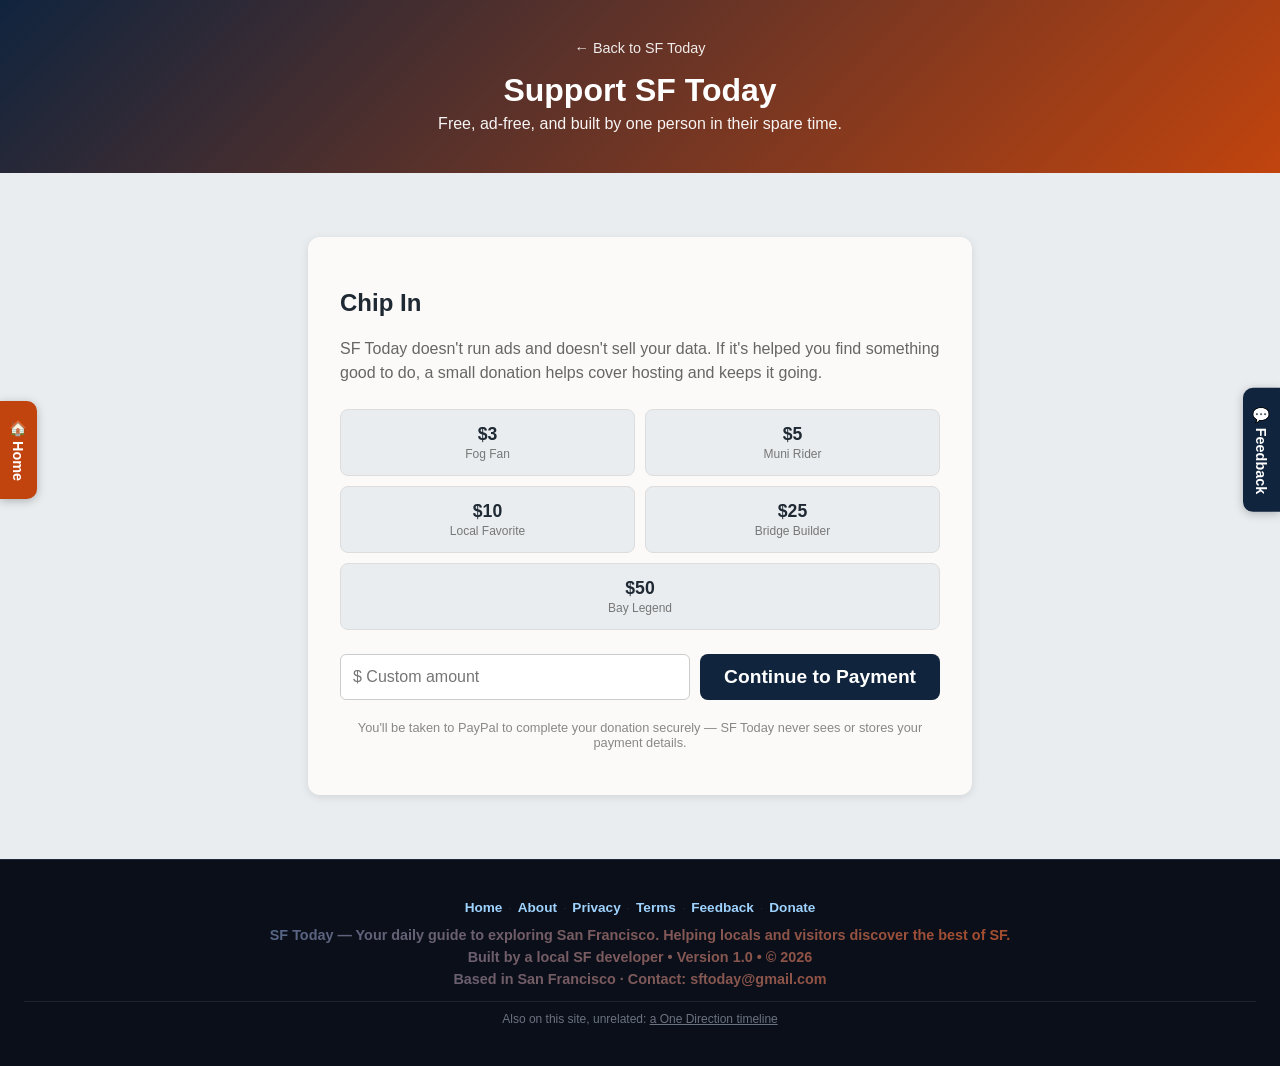
<file: donate.html>
<!DOCTYPE html>
<html lang="en">
<head>
  <meta charset="UTF-8">
  <meta name="viewport" content="width=device-width, initial-scale=1.0">
  <title>Support SF Today</title>
  <meta name="description" content="Support SF Today, a free, independent, locally-built guide to San Francisco.">
  <meta name="robots" content="noindex, follow">
  <link rel="canonical" href="https://www.sftoday.com/donate.html">
  <!-- Open Graph tags (controls how links look when shared on social media) -->
  <meta property="og:type" content="website">
  <meta property="og:title" content="Support SF Today">
  <meta property="og:description" content="Support SF Today, a free, independent, locally-built guide to San Francisco.">
  <meta property="og:url" content="https://www.sftoday.com/donate.html">
  <meta property="og:site_name" content="SF Today">
  <meta property="og:image" content="https://www.sftoday.com/og-image.png">
  <meta property="og:image:width" content="1200">
  <meta property="og:image:height" content="630">
  <meta property="og:image:alt" content="SF Today — your daily guide to San Francisco">
  <meta property="og:locale" content="en_US">

  <!-- Twitter Card tags -->
  <meta name="twitter:card" content="summary_large_image">
  <meta name="twitter:title" content="Support SF Today">
  <meta name="twitter:description" content="Support SF Today, a free, independent, locally-built guide to San Francisco.">
  <meta name="twitter:image" content="https://www.sftoday.com/og-image.png">

  <link rel="stylesheet" href="style.css">

  <!-- Favicons (real image files — see README for how to swap in your own branding) -->
  <link rel="icon" href="favicon.ico" sizes="any">
  <link rel="icon" type="image/png" sizes="32x32" href="favicon-32.png">
  <link rel="icon" type="image/png" sizes="16x16" href="favicon-16.png">
  <link rel="apple-touch-icon" sizes="180x180" href="apple-touch-icon.png">
  <meta name="theme-color" content="#10243E">
  <link rel="manifest" href="manifest.json">
</head>
<body>
  <a href="index.html" class="side-tab side-tab-left">🏠 Home</a>
  <a href="feedback.html" class="side-tab side-tab-right">💬 Feedback</a>
  <header class="simple-header">
    <a href="index.html" class="back-link">← Back to SF Today</a>
    <h1>Support SF Today</h1>
    <p>Free, ad-free, and built by one person in their spare time.</p>
  </header>
  <main>
    <section class="donation-box">
      <h2>Chip In</h2>
      <p class="sub-text">SF Today doesn't run ads and doesn't sell your data. If it's helped you find something good to do, a small donation helps cover hosting and keeps it going.</p>
      <div class="tiers-grid">
        <button type="button" class="tier-btn" data-amount="3">$3 <span>Fog Fan</span></button>
        <button type="button" class="tier-btn" data-amount="5">$5 <span>Muni Rider</span></button>
        <button type="button" class="tier-btn" data-amount="10">$10 <span>Local Favorite</span></button>
        <button type="button" class="tier-btn" data-amount="25">$25 <span>Bridge Builder</span></button>
        <button type="button" class="tier-btn wide" data-amount="50">$50 <span>Bay Legend</span></button>
      </div>
      <form id="pay-form" class="pay-form">
        <input type="number" id="custom-amount" class="num-box" placeholder="$ Custom amount" min="1">
        <button type="submit">Continue to Payment</button>
      </form>
      <p id="pay-feedback" class="donation-note"></p>
      <p class="donation-note">You'll be taken to PayPal to complete your donation securely — SF Today never sees or stores your payment details.</p>
    </section>
  </main>
  <footer>
    <div class="footer-links">
      <a href="index.html">Home</a> ·
      <a href="about.html">About</a> ·
      <a href="privacy.html">Privacy</a> ·
      <a href="terms.html">Terms</a> ·
      <a href="feedback.html">Feedback</a> ·
      <a href="donate.html">Donate</a>
    </div>
    <p>SF Today — Your daily guide to exploring San Francisco. Helping locals and visitors discover the best of SF.</p>
    <p>Built by a local SF developer • Version 1.0 • © 2026</p>
    <p>Based in San Francisco · Contact: sftoday@gmail.com</p>
    <p class="footer-aside">Also on this site, unrelated: <a href="one-direction.html">a One Direction timeline</a></p>
  </footer>
  <script>
    // --- CONFETTI (inlined so this page doesn't need a separate file) ---
    function launchConfetti() {
      const prefersReducedMotion = window.matchMedia &&
        window.matchMedia('(prefers-reduced-motion: reduce)').matches;
      if (prefersReducedMotion) return;

      const colors = ['#C1440E', '#10243E', '#3B6EA5', '#2ed573', '#F2A65A', '#ff4757'];
      const pieceCount = 90;
      const container = document.createElement('div');
      container.className = 'confetti-container';
      container.setAttribute('aria-hidden', 'true');
      document.body.appendChild(container);
      let maxDuration = 0;

      for (let i = 0; i < pieceCount; i++) {
        const piece = document.createElement('span');
        piece.className = 'confetti-piece';
        const left = Math.random() * 100;
        const duration = 2.2 + Math.random() * 1.6;
        const delay = Math.random() * 0.4;
        const drift = (Math.random() * 160 - 80);
        const rotateStart = Math.random() * 360;
        const size = 6 + Math.random() * 6;
        const color = colors[Math.floor(Math.random() * colors.length)];
        const isCircle = Math.random() > 0.6;

        piece.style.left = `${left}vw`;
        piece.style.width = `${size}px`;
        piece.style.height = `${size * (isCircle ? 1 : 1.6)}px`;
        piece.style.backgroundColor = color;
        piece.style.borderRadius = isCircle ? '50%' : '2px';
        piece.style.animationDuration = `${duration}s`;
        piece.style.animationDelay = `${delay}s`;
        piece.style.setProperty('--drift', `${drift}px`);
        piece.style.transform = `rotate(${rotateStart}deg)`;
        container.appendChild(piece);
        maxDuration = Math.max(maxDuration, duration + delay);
      }
      setTimeout(() => container.remove(), (maxDuration + 0.3) * 1000);
    }

    // Replace this with your real PayPal.me link (or swap the whole function
    // below to point at Ko-fi, Buy Me a Coffee, Venmo, etc.)
    const DONATION_LINK_BASE = "https://paypal.me/YOUR_PAYPAL_HANDLE";
    // Matches the contact address published in the site footer and About page.
    const FALLBACK_EMAIL = "sftoday@gmail.com";

    const tierButtons = document.querySelectorAll('.tier-btn');
    const customAmountInput = document.getElementById('custom-amount');
    const payForm = document.getElementById('pay-form');
    const payFeedback = document.getElementById('pay-feedback');

    tierButtons.forEach(btn => {
      btn.addEventListener('click', function() {
        tierButtons.forEach(b => b.classList.remove('selected'));
        this.classList.add('selected');
        customAmountInput.value = this.getAttribute('data-amount');
      });
    });

    payForm.addEventListener('submit', function(e) {
      e.preventDefault();
      const amount = customAmountInput.value;

      if (!amount || Number(amount) <= 0) {
        payFeedback.textContent = 'Enter an amount first.';
        return;
      }

      if (DONATION_LINK_BASE.includes('YOUR_PAYPAL_HANDLE')) {
        // No real payment link configured yet — rather than a dead-end error,
        // offer an honest way to still follow through: email to arrange it.
        const subject = encodeURIComponent(`SF Today donation — $${amount}`);
        const body = encodeURIComponent(`I'd like to donate $${amount} to SF Today. Let me know the best way to send it!`);
        payFeedback.textContent = `Online payments aren't connected yet — opening your email app so you can arrange a $${amount} donation directly.`;
        if (typeof launchConfetti === 'function') launchConfetti();
        window.location.href = `mailto:${FALLBACK_EMAIL}?subject=${subject}&body=${body}`;
        return;
      }

      // Hands off to the real payment provider — SF Today never touches the transaction itself
      payFeedback.textContent = `Thank you! Opening PayPal to complete your $${amount} donation.`;
      if (typeof launchConfetti === 'function') launchConfetti();
      window.open(`${DONATION_LINK_BASE}/${amount}`, '_blank', 'noopener');
    });
  </script>
</body>
</html>
</file>
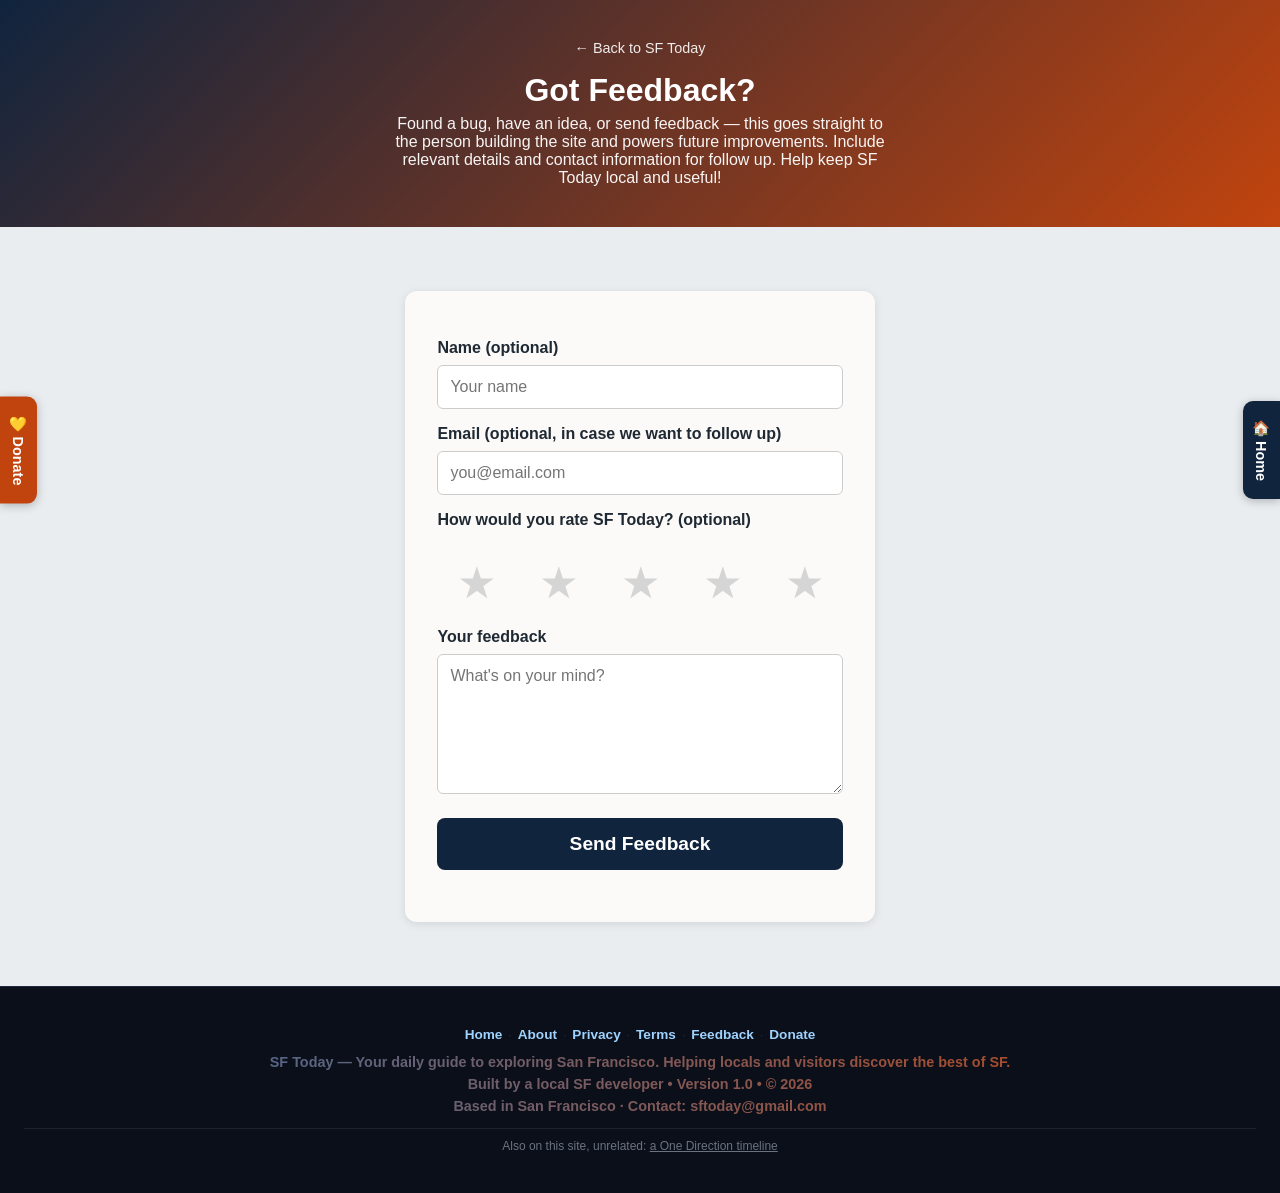
<file: feedback.html>
<!DOCTYPE html>
<html lang="en">
<head>
  <meta charset="UTF-8">
  <meta name="viewport" content="width=device-width, initial-scale=1.0">
  <title>Feedback - SF Today</title>
  <meta name="description" content="Send feedback, report a bug, or suggest something for SF Today.">
  <meta name="robots" content="noindex, follow">
  <link rel="canonical" href="https://www.sftoday.com/feedback.html">
  <!-- Open Graph tags (controls how links look when shared on social media) -->
  <meta property="og:type" content="website">
  <meta property="og:title" content="Feedback - SF Today">
  <meta property="og:description" content="Send feedback, report a bug, or suggest something for SF Today.">
  <meta property="og:url" content="https://www.sftoday.com/feedback.html">
  <meta property="og:site_name" content="SF Today">
  <meta property="og:image" content="https://www.sftoday.com/og-image.png">
  <meta property="og:image:width" content="1200">
  <meta property="og:image:height" content="630">
  <meta property="og:image:alt" content="SF Today — your daily guide to San Francisco">
  <meta property="og:locale" content="en_US">

  <!-- Twitter Card tags -->
  <meta name="twitter:card" content="summary_large_image">
  <meta name="twitter:title" content="Feedback - SF Today">
  <meta name="twitter:description" content="Send feedback, report a bug, or suggest something for SF Today.">
  <meta name="twitter:image" content="https://www.sftoday.com/og-image.png">

  <link rel="stylesheet" href="style.css">

  <!-- Favicons (real image files — see README for how to swap in your own branding) -->
  <link rel="icon" href="favicon.ico" sizes="any">
  <link rel="icon" type="image/png" sizes="32x32" href="favicon-32.png">
  <link rel="icon" type="image/png" sizes="16x16" href="favicon-16.png">
  <link rel="apple-touch-icon" sizes="180x180" href="apple-touch-icon.png">
  <meta name="theme-color" content="#10243E">
  <link rel="manifest" href="manifest.json">
</head>
<body>
  <a href="donate.html" class="side-tab side-tab-left">💛 Donate</a>
  <a href="index.html" class="side-tab side-tab-right">🏠 Home</a>
  <header class="simple-header">
    <a href="index.html" class="back-link">← Back to SF Today</a>
    <h1>Got Feedback?</h1>
    <p>Found a bug, have an idea, or send feedback — this goes straight to the person building the site and powers future improvements. Include relevant details and contact information for follow up. Help keep SF Today local and useful!  </p>
  </header>
  <main>
    <section class="feedback-box">
      <!--
        Replace YOUR_FORM_ID with a free Formspree endpoint (formspree.io, ~2 min setup)
        to receive submissions as a clean dashboard instead of the mailto fallback below.
      -->
      <form id="feedback-form" action="https://formspree.io/f/YOUR_FORM_ID" method="POST">
        <label for="fb-name">Name (optional)</label>
        <input type="text" id="fb-name" name="name" placeholder="Your name">
        <label for="fb-email">Email (optional, in case we want to follow up)</label>
        <input type="email" id="fb-email" name="email" placeholder="you@email.com">
        <label for="fb-rating">How would you rate SF Today? (optional)</label>
        <div class="star-rating" id="fb-rating" role="radiogroup" aria-label="Star rating out of 5">
          <button type="button" class="star-btn" data-value="1" aria-label="1 star">★</button>
          <button type="button" class="star-btn" data-value="2" aria-label="2 stars">★</button>
          <button type="button" class="star-btn" data-value="3" aria-label="3 stars">★</button>
          <button type="button" class="star-btn" data-value="4" aria-label="4 stars">★</button>
          <button type="button" class="star-btn" data-value="5" aria-label="5 stars">★</button>
        </div>
        <input type="hidden" id="fb-rating-value" name="rating" value="">
        <label for="fb-message">Your feedback</label>
        <textarea id="fb-message" name="message" placeholder="What's on your mind?"></textarea>
        <button type="submit">Send Feedback</button>
      </form>
      <p id="feedback-status" class="donation-note"></p>
    </section>
  </main>
  <footer>
    <div class="footer-links">
      <a href="index.html">Home</a> ·
      <a href="about.html">About</a> ·
      <a href="privacy.html">Privacy</a> ·
      <a href="terms.html">Terms</a> ·
      <a href="feedback.html">Feedback</a> ·
      <a href="donate.html">Donate</a>
    </div>
    <p>SF Today — Your daily guide to exploring San Francisco. Helping locals and visitors discover the best of SF.</p>
    <p>Built by a local SF developer • Version 1.0 • © 2026</p>
    <p>Based in San Francisco · Contact: sftoday@gmail.com</p>
    <p class="footer-aside">Also on this site, unrelated: <a href="one-direction.html">a One Direction timeline</a></p>
  </footer>
  <script>
    // --- CONFETTI (inlined so this page doesn't need a separate file) ---
    function launchConfetti() {
      const prefersReducedMotion = window.matchMedia &&
        window.matchMedia('(prefers-reduced-motion: reduce)').matches;
      if (prefersReducedMotion) return;

      const colors = ['#C1440E', '#10243E', '#3B6EA5', '#2ed573', '#F2A65A', '#ff4757'];
      const pieceCount = 90;
      const container = document.createElement('div');
      container.className = 'confetti-container';
      container.setAttribute('aria-hidden', 'true');
      document.body.appendChild(container);
      let maxDuration = 0;

      for (let i = 0; i < pieceCount; i++) {
        const piece = document.createElement('span');
        piece.className = 'confetti-piece';
        const left = Math.random() * 100;
        const duration = 2.2 + Math.random() * 1.6;
        const delay = Math.random() * 0.4;
        const drift = (Math.random() * 160 - 80);
        const rotateStart = Math.random() * 360;
        const size = 6 + Math.random() * 6;
        const color = colors[Math.floor(Math.random() * colors.length)];
        const isCircle = Math.random() > 0.6;

        piece.style.left = `${left}vw`;
        piece.style.width = `${size}px`;
        piece.style.height = `${size * (isCircle ? 1 : 1.6)}px`;
        piece.style.backgroundColor = color;
        piece.style.borderRadius = isCircle ? '50%' : '2px';
        piece.style.animationDuration = `${duration}s`;
        piece.style.animationDelay = `${delay}s`;
        piece.style.setProperty('--drift', `${drift}px`);
        piece.style.transform = `rotate(${rotateStart}deg)`;
        container.appendChild(piece);
        maxDuration = Math.max(maxDuration, duration + delay);
      }
      setTimeout(() => container.remove(), (maxDuration + 0.3) * 1000);
    }

    const feedbackForm = document.getElementById('feedback-form');

    // Pre-fill the message if arriving from a venue card's "Report an issue" link
    (function prefillFromVenue() {
      const params = new URLSearchParams(window.location.search);
      const venue = params.get('venue');
      if (!venue) return;
      const messageField = document.getElementById('fb-message');
      messageField.value = `There's an issue with this listing: ${venue}\n\nWhat's wrong: `;
      messageField.focus();
      messageField.setSelectionRange(messageField.value.length, messageField.value.length);
    })();
    const feedbackStatus = document.getElementById('feedback-status');
    // Matches the contact address published in the site footer and About page.
    // Update in both places if it ever changes.
    const FALLBACK_EMAIL = "sftoday@gmail.com";

    // --- STAR RATING ---
    const starButtons = document.querySelectorAll('.star-btn');
    const ratingValueInput = document.getElementById('fb-rating-value');
    let selectedRating = 0;

    function paintStars(upTo) {
      starButtons.forEach(btn => {
        const val = parseInt(btn.getAttribute('data-value'), 10);
        btn.classList.toggle('filled', val <= upTo);
      });
    }

    starButtons.forEach(btn => {
      const val = parseInt(btn.getAttribute('data-value'), 10);
      btn.addEventListener('mouseenter', () => paintStars(val));
      btn.addEventListener('mouseleave', () => paintStars(selectedRating));
      btn.addEventListener('click', () => {
        selectedRating = val;
        ratingValueInput.value = val;
        paintStars(val);
      });
    });

    function resetForm() {
      feedbackForm.reset();
      selectedRating = 0;
      paintStars(0);
    }

    feedbackForm.addEventListener('submit', async function(e) {
      e.preventDefault();
      const actionUrl = feedbackForm.getAttribute('action');
      const name = document.getElementById('fb-name').value || 'Anonymous';
      const message = document.getElementById('fb-message').value.trim();

      // Require at least a rating or a message — not a fully empty submission
      if (!message && !selectedRating) {
        feedbackStatus.textContent = 'Give a star rating or write a message before sending.';
        return;
      }

      // No real Formspree endpoint configured yet — fall back to opening
      // the visitor's email client instead, so this still works today.
      if (actionUrl.includes('YOUR_FORM_ID')) {
        const ratingLine = selectedRating ? `Rating: ${selectedRating}/5\n` : '';
        const subject = encodeURIComponent('SF Today Feedback');
        const body = encodeURIComponent(`From: ${name}\n${ratingLine}\n${message}`);
        feedbackStatus.textContent = 'Opening your email app to send this — add a real Formspree ID in feedback.html for a smoother, no-email-app experience.';
        if (typeof launchConfetti === 'function') launchConfetti();
        window.location.href = `mailto:${FALLBACK_EMAIL}?subject=${subject}&body=${body}`;
        resetForm();
        return;
      }

      // A real Formspree endpoint is configured — submit via fetch so we can
      // celebrate and confirm without navigating the visitor away from the page.
      const submitBtn = feedbackForm.querySelector('button[type="submit"]');
      submitBtn.disabled = true;
      feedbackStatus.textContent = 'Sending...';

      try {
        const formData = new FormData(feedbackForm);
        const response = await fetch(actionUrl, {
          method: 'POST',
          body: formData,
          headers: { 'Accept': 'application/json' }
        });

        if (response.ok) {
          feedbackStatus.textContent = '✅ Thanks — your feedback was sent!';
          if (typeof launchConfetti === 'function') launchConfetti();
          resetForm();
        } else {
          feedbackStatus.textContent = "Something went wrong sending that. Try again, or email us directly.";
        }
      } catch (error) {
        feedbackStatus.textContent = "Couldn't reach the server. Check your connection and try again.";
      } finally {
        submitBtn.disabled = false;
      }
    });
  </script>

</body>
</html>
</file>
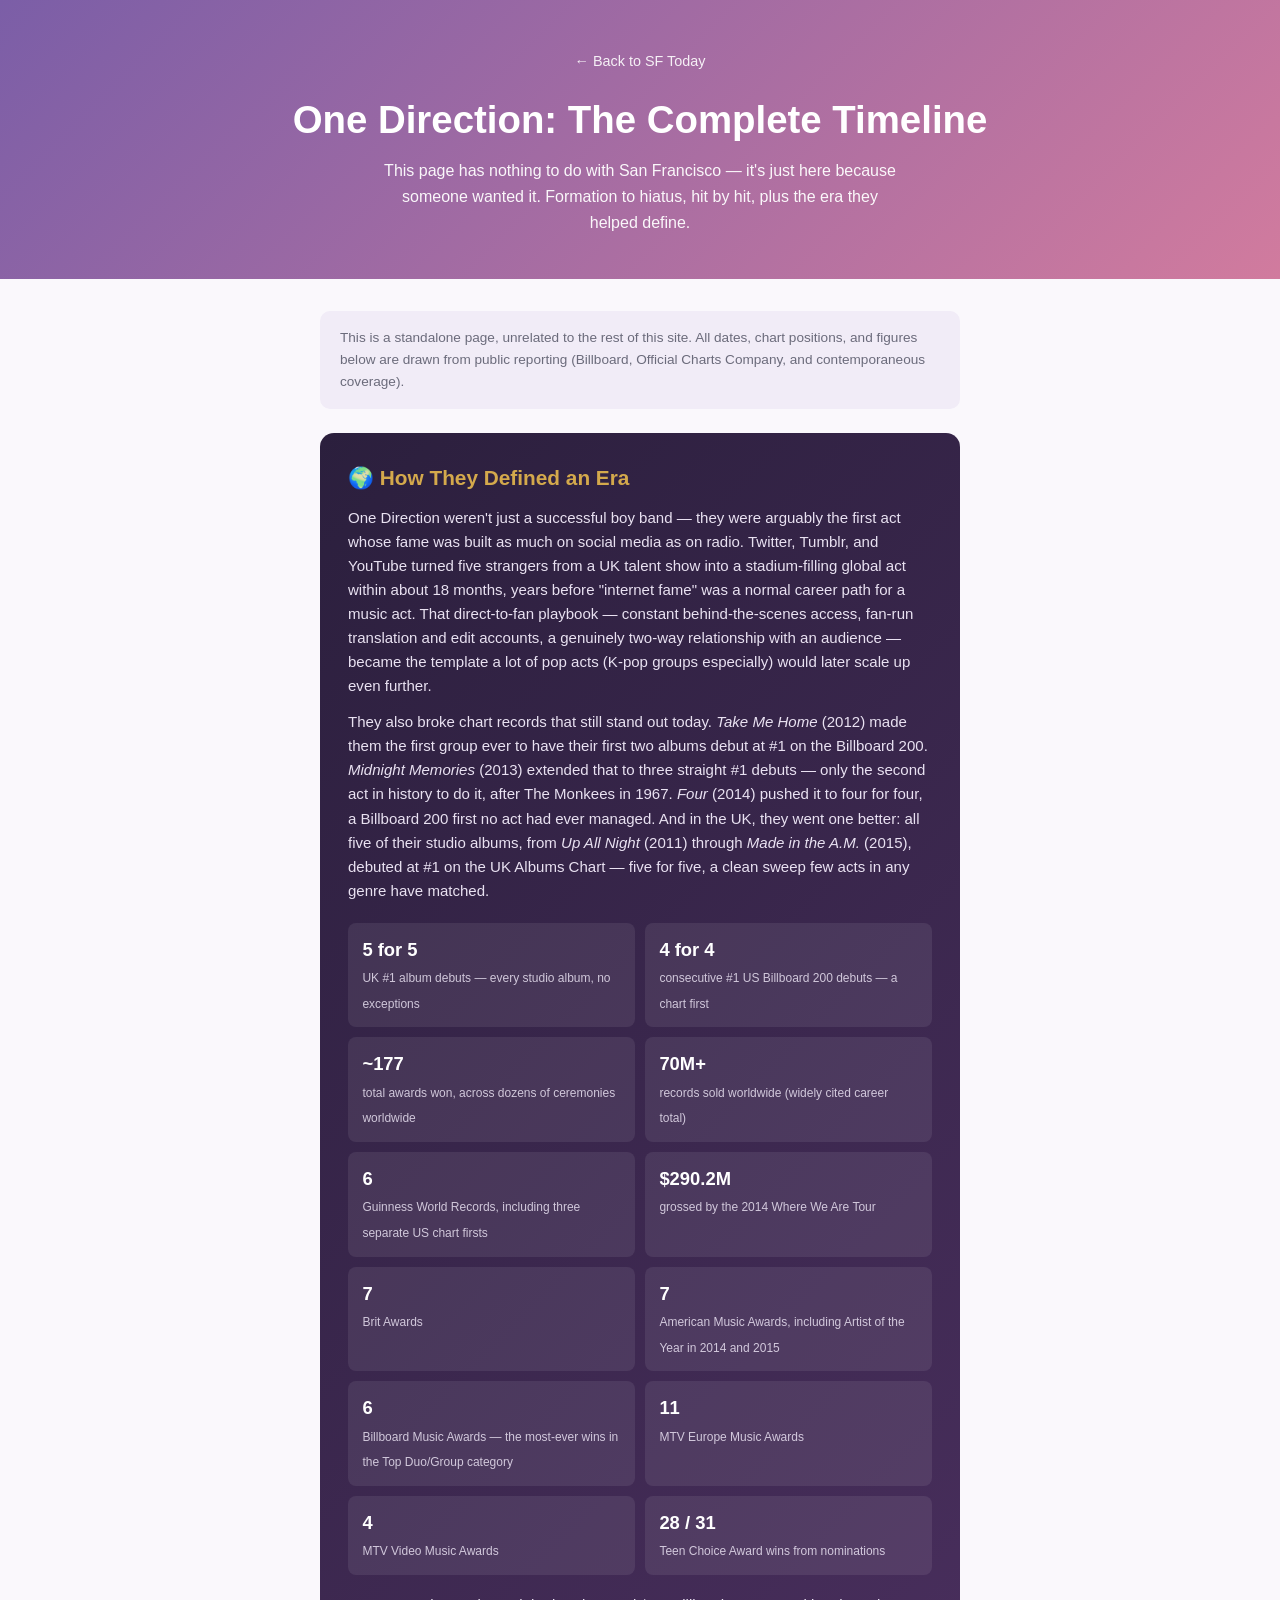
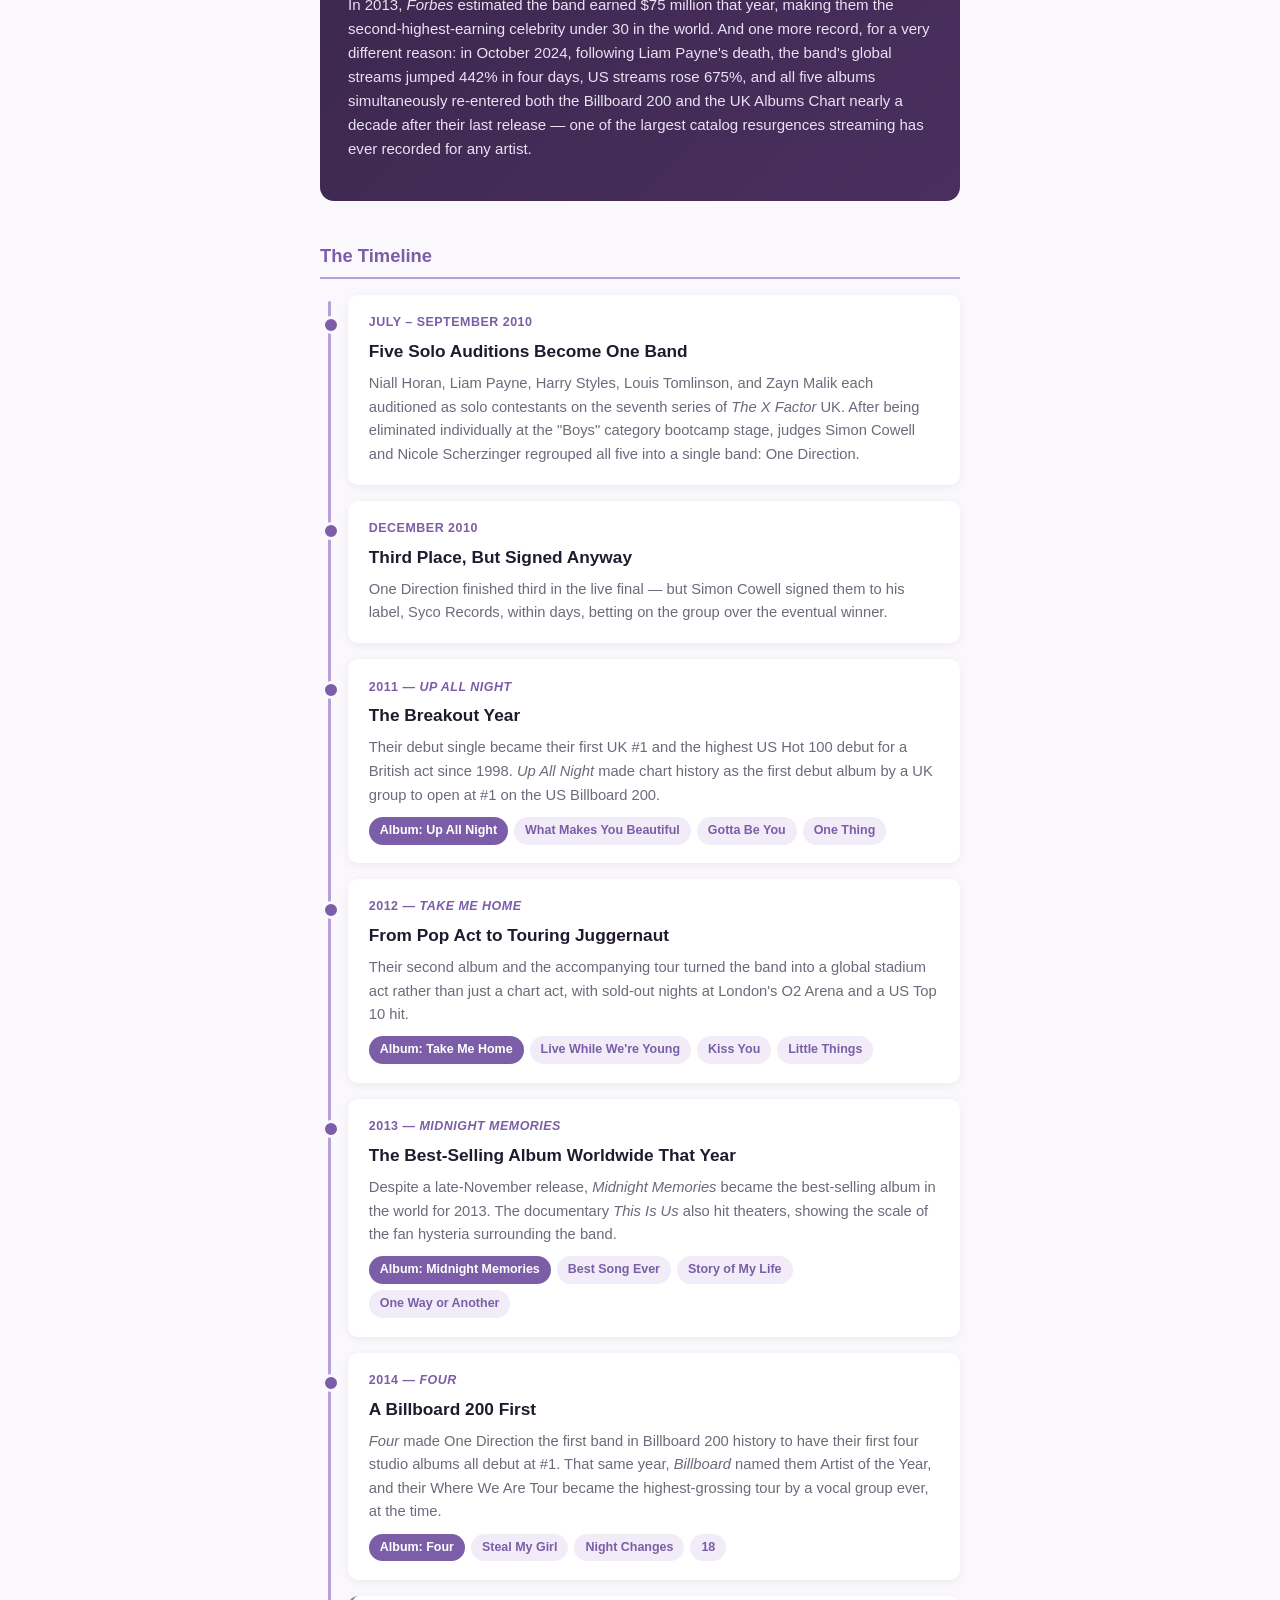
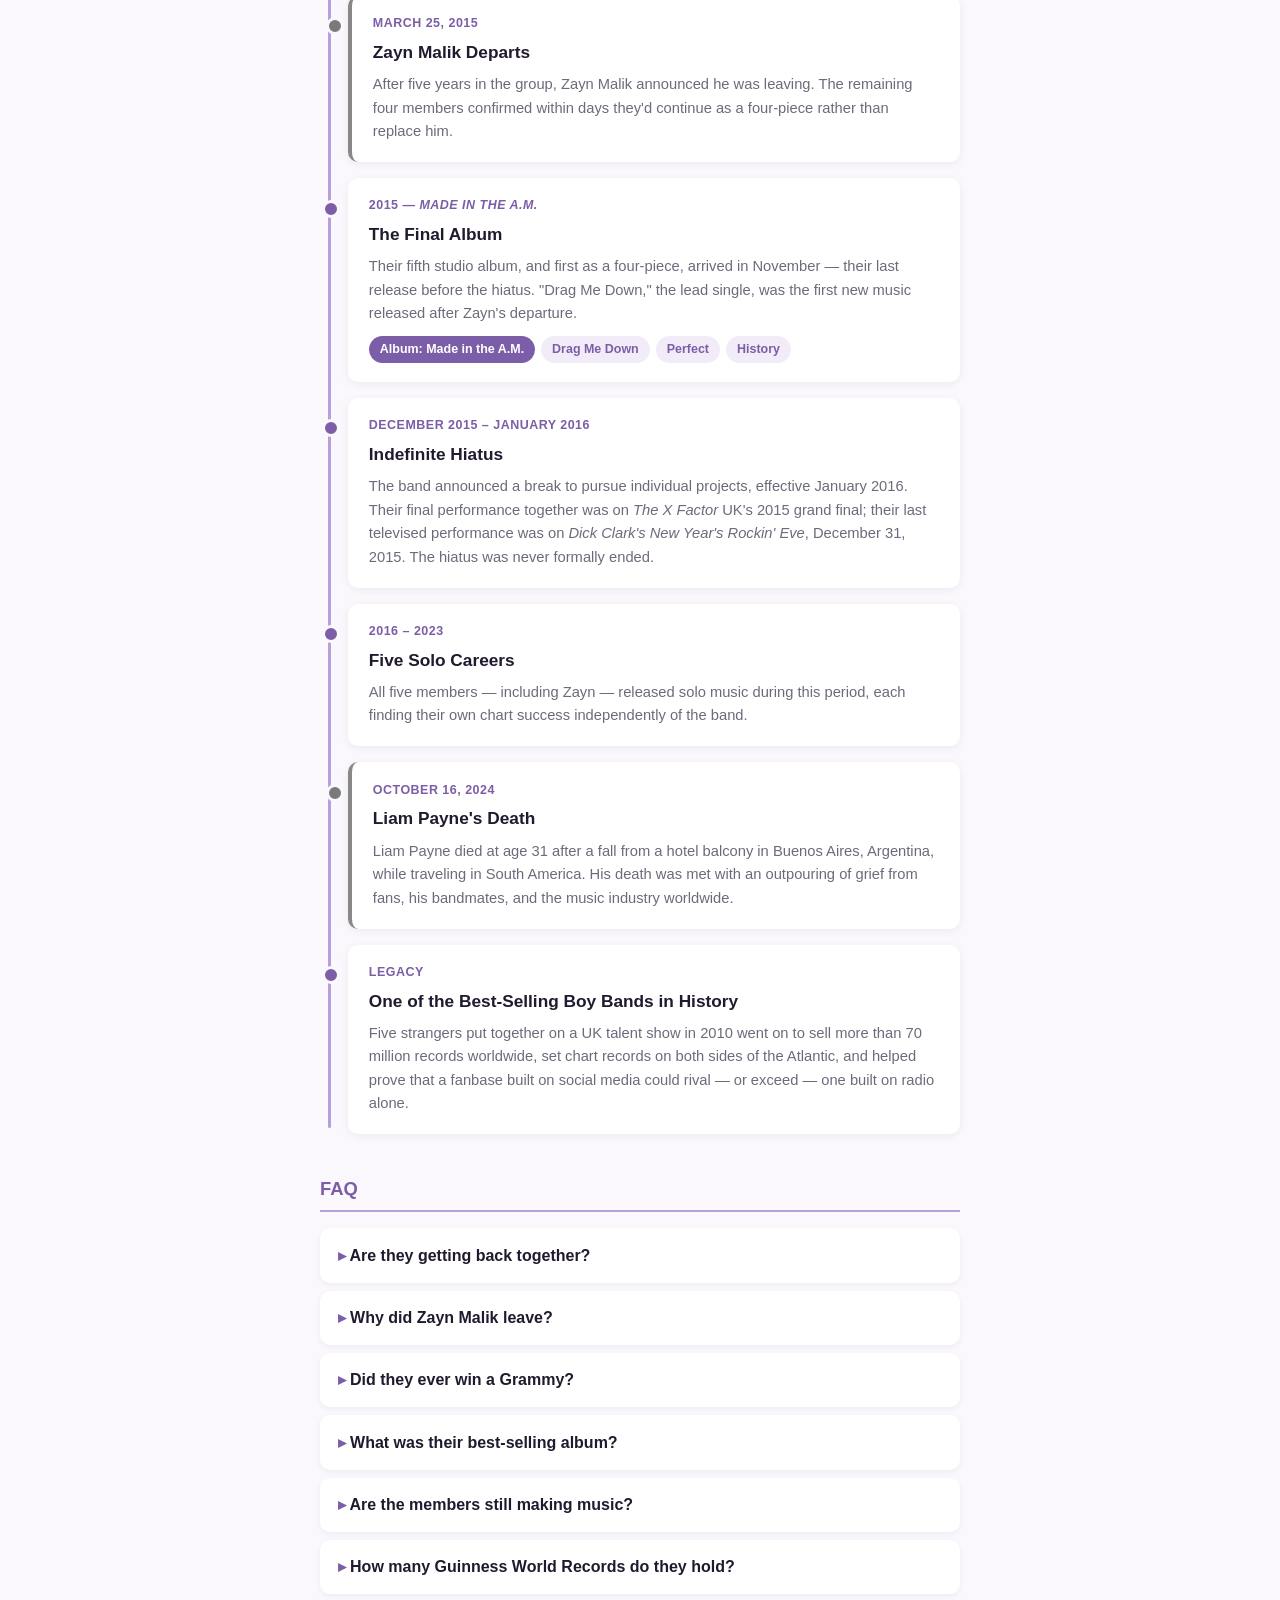
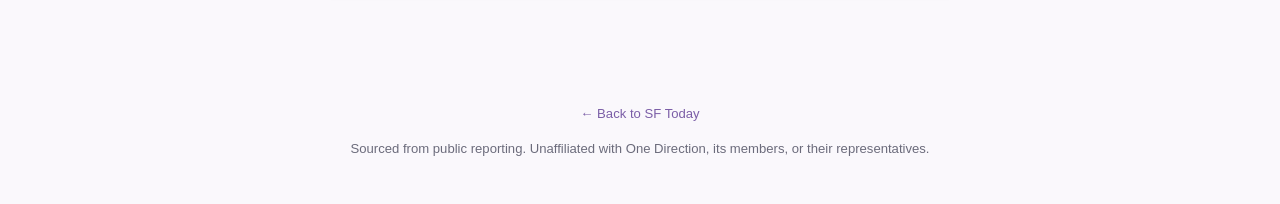
<file: one-direction.html>
<!DOCTYPE html>
<html lang="en">
<head>
  <meta charset="UTF-8">
  <meta name="viewport" content="width=device-width, initial-scale=1.0">
  <title>One Direction: The Complete Timeline</title>
  <meta name="description" content="A factual, year-by-year timeline of One Direction's hits, records, and cultural impact, from their 2010 formation through hiatus and Liam Payne's 2024 death.">
  <meta name="robots" content="noindex, follow">
  <style>
    :root {
      --ink: #211a2e;
      --accent: #7b5ea7;
      --accent-2: #d17b9e;
      --accent-light: #b79fdb;
      --bg: #faf8fc;
      --card: #ffffff;
      --muted: #6b6b7b;
      --gold: #d4a94c;
    }
    * { box-sizing: border-box; }
    body {
      font-family: -apple-system, BlinkMacSystemFont, "Segoe UI", Roboto, sans-serif;
      background: var(--bg);
      color: var(--ink);
      margin: 0;
      line-height: 1.6;
    }
    header {
      background: linear-gradient(135deg, var(--accent) 0%, var(--accent-2) 100%);
      color: white;
      padding: 3rem 1.5rem 2.75rem;
      text-align: center;
    }
    header h1 {
      margin: 0 0 0.5rem 0;
      font-size: clamp(1.8rem, 5vw, 2.4rem);
    }
    header p.tagline {
      margin: 0 auto;
      opacity: 0.95;
      max-width: 520px;
    }
    .back-link {
      display: inline-block;
      color: white;
      opacity: 0.9;
      text-decoration: none;
      font-size: 0.9rem;
      margin-bottom: 1rem;
    }
    .back-link:hover { opacity: 1; text-decoration: underline; }
    main {
      max-width: 680px;
      margin: 0 auto;
      padding: 0 1.25rem 3rem;
    }
    .note {
      background: #f1ecf7;
      border-radius: 10px;
      padding: 1rem 1.25rem;
      font-size: 0.85rem;
      color: var(--muted);
      margin: 2rem 0 1.5rem;
    }
    .impact-box {
      background: linear-gradient(135deg, #2b1f3d, #4a2f5e);
      color: #f3ecfb;
      border-radius: 14px;
      padding: 1.75rem;
      margin-bottom: 2.5rem;
    }
    .impact-box h2 {
      margin: 0 0 0.75rem 0;
      font-size: 1.3rem;
      color: var(--gold);
    }
    .impact-box p {
      margin: 0 0 0.75rem 0;
      font-size: 0.94rem;
      opacity: 0.95;
    }
    .impact-stats {
      display: grid;
      grid-template-columns: repeat(2, 1fr);
      gap: 10px;
      margin-top: 1.25rem;
    }
    .impact-stat {
      background: rgba(255,255,255,0.08);
      border-radius: 8px;
      padding: 0.75rem 0.9rem;
    }
    .impact-stat strong {
      display: block;
      font-size: 1.15rem;
      color: white;
    }
    .impact-stat span {
      font-size: 0.75rem;
      opacity: 0.8;
    }
    h2.section-title {
      font-size: 1.15rem;
      color: var(--accent);
      margin: 2.5rem 0 1rem;
      padding-bottom: 0.4rem;
      border-bottom: 2px solid var(--accent-light);
    }
    .timeline {
      position: relative;
      padding-left: 28px;
    }
    .timeline::before {
      content: '';
      position: absolute;
      left: 8px;
      top: 6px;
      bottom: 6px;
      width: 3px;
      background: var(--accent-light);
      border-radius: 3px;
    }
    .event {
      position: relative;
      background: var(--card);
      border-radius: 10px;
      padding: 1.15rem 1.3rem;
      margin-bottom: 1rem;
      box-shadow: 0 2px 8px rgba(0,0,0,0.06);
    }
    .event::before {
      content: '';
      position: absolute;
      left: -26px;
      top: 1.35rem;
      width: 12px;
      height: 12px;
      border-radius: 50%;
      background: var(--accent);
      border: 3px solid var(--bg);
    }
    .event.somber::before { background: #7a7a7a; }
    .event.somber { border-left: 4px solid #888; }
    .event-date {
      font-size: 0.78rem;
      font-weight: 700;
      letter-spacing: 0.04em;
      text-transform: uppercase;
      color: var(--accent);
      margin-bottom: 0.3rem;
    }
    .event h3 {
      margin: 0 0 0.4rem 0;
      font-size: 1.08rem;
      color: var(--ink);
    }
    .event p {
      margin: 0 0 0.5rem 0;
      color: var(--muted);
      font-size: 0.92rem;
    }
    .event p:last-child { margin-bottom: 0; }
    .hits-row {
      display: flex;
      flex-wrap: wrap;
      gap: 6px;
      margin-top: 0.6rem;
    }
    .hit-chip {
      background: #f1ecf7;
      color: var(--accent);
      font-size: 0.78rem;
      font-weight: 600;
      padding: 4px 11px;
      border-radius: 20px;
    }
    .album-chip {
      background: var(--accent);
      color: white;
    }
    footer {
      text-align: center;
      padding: 2rem 1rem;
      color: var(--muted);
      font-size: 0.82rem;
    }
    .faq-list {
      display: flex;
      flex-direction: column;
      gap: 8px;
      margin-bottom: 1rem;
    }
    .faq-item {
      background: var(--card);
      border-radius: 10px;
      padding: 0.9rem 1.1rem;
      box-shadow: 0 2px 6px rgba(0,0,0,0.05);
    }
    .faq-item summary {
      font-weight: 700;
      cursor: pointer;
      color: var(--ink);
      list-style: none;
    }
    .faq-item summary::-webkit-details-marker { display: none; }
    .faq-item summary::before {
      content: '▸ ';
      color: var(--accent);
    }
    .faq-item[open] summary::before {
      content: '▾ ';
    }
    .faq-item p {
      margin: 0.6rem 0 0 0;
      color: var(--muted);
      font-size: 0.9rem;
    }
    footer a { color: var(--accent); text-decoration: none; }
    footer a:hover { text-decoration: underline; }
  </style>
</head>
<body>
  <header>
    <a href="index.html" class="back-link">← Back to SF Today</a>
    <h1>One Direction: The Complete Timeline</h1>
    <p class="tagline">This page has nothing to do with San Francisco — it's just here because someone wanted it. Formation to hiatus, hit by hit, plus the era they helped define.</p>
  </header>

  <main>
    <div class="note">
      This is a standalone page, unrelated to the rest of this site. All dates, chart positions, and figures below are drawn from public reporting (Billboard, Official Charts Company, and contemporaneous coverage).
    </div>

    <div class="impact-box">
      <h2>🌍 How They Defined an Era</h2>
      <p>One Direction weren't just a successful boy band — they were arguably the first act whose fame was built as much on social media as on radio. Twitter, Tumblr, and YouTube turned five strangers from a UK talent show into a stadium-filling global act within about 18 months, years before "internet fame" was a normal career path for a music act. That direct-to-fan playbook — constant behind-the-scenes access, fan-run translation and edit accounts, a genuinely two-way relationship with an audience — became the template a lot of pop acts (K-pop groups especially) would later scale up even further.</p>
      <p>They also broke chart records that still stand out today. <em>Take Me Home</em> (2012) made them the first group ever to have their first two albums debut at #1 on the Billboard 200. <em>Midnight Memories</em> (2013) extended that to three straight #1 debuts — only the second act in history to do it, after The Monkees in 1967. <em>Four</em> (2014) pushed it to four for four, a Billboard 200 first no act had ever managed. And in the UK, they went one better: all five of their studio albums, from <em>Up All Night</em> (2011) through <em>Made in the A.M.</em> (2015), debuted at #1 on the UK Albums Chart — five for five, a clean sweep few acts in any genre have matched.</p>
      <div class="impact-stats">
        <div class="impact-stat"><strong>5 for 5</strong><span>UK #1 album debuts — every studio album, no exceptions</span></div>
        <div class="impact-stat"><strong>4 for 4</strong><span>consecutive #1 US Billboard 200 debuts — a chart first</span></div>
        <div class="impact-stat"><strong>~177</strong><span>total awards won, across dozens of ceremonies worldwide</span></div>
        <div class="impact-stat"><strong>70M+</strong><span>records sold worldwide (widely cited career total)</span></div>
        <div class="impact-stat"><strong>6</strong><span>Guinness World Records, including three separate US chart firsts</span></div>
        <div class="impact-stat"><strong>$290.2M</strong><span>grossed by the 2014 Where We Are Tour</span></div>
        <div class="impact-stat"><strong>7</strong><span>Brit Awards</span></div>
        <div class="impact-stat"><strong>7</strong><span>American Music Awards, including Artist of the Year in 2014 and 2015</span></div>
        <div class="impact-stat"><strong>6</strong><span>Billboard Music Awards — the most-ever wins in the Top Duo/Group category</span></div>
        <div class="impact-stat"><strong>11</strong><span>MTV Europe Music Awards</span></div>
        <div class="impact-stat"><strong>4</strong><span>MTV Video Music Awards</span></div>
        <div class="impact-stat"><strong>28 / 31</strong><span>Teen Choice Award wins from nominations</span></div>
      </div>
      <p style="margin-top: 1.1rem;">In 2013, <em>Forbes</em> estimated the band earned $75 million that year, making them the second-highest-earning celebrity under 30 in the world. And one more record, for a very different reason: in October 2024, following Liam Payne's death, the band's global streams jumped 442% in four days, US streams rose 675%, and all five albums simultaneously re-entered both the Billboard 200 and the UK Albums Chart nearly a decade after their last release — one of the largest catalog resurgences streaming has ever recorded for any artist.</p>
    </div>

    <h2 class="section-title">The Timeline</h2>
    <div class="timeline">

      <div class="event">
        <div class="event-date">July – September 2010</div>
        <h3>Five Solo Auditions Become One Band</h3>
        <p>Niall Horan, Liam Payne, Harry Styles, Louis Tomlinson, and Zayn Malik each auditioned as solo contestants on the seventh series of <em>The X Factor</em> UK. After being eliminated individually at the "Boys" category bootcamp stage, judges Simon Cowell and Nicole Scherzinger regrouped all five into a single band: One Direction.</p>
      </div>

      <div class="event">
        <div class="event-date">December 2010</div>
        <h3>Third Place, But Signed Anyway</h3>
        <p>One Direction finished third in the live final — but Simon Cowell signed them to his label, Syco Records, within days, betting on the group over the eventual winner.</p>
      </div>

      <div class="event">
        <div class="event-date">2011 — <em>Up All Night</em></div>
        <h3>The Breakout Year</h3>
        <p>Their debut single became their first UK #1 and the highest US Hot 100 debut for a British act since 1998. <em>Up All Night</em> made chart history as the first debut album by a UK group to open at #1 on the US Billboard 200.</p>
        <div class="hits-row">
          <span class="hit-chip album-chip">Album: Up All Night</span>
          <span class="hit-chip">What Makes You Beautiful</span>
          <span class="hit-chip">Gotta Be You</span>
          <span class="hit-chip">One Thing</span>
        </div>
      </div>

      <div class="event">
        <div class="event-date">2012 — <em>Take Me Home</em></div>
        <h3>From Pop Act to Touring Juggernaut</h3>
        <p>Their second album and the accompanying tour turned the band into a global stadium act rather than just a chart act, with sold-out nights at London's O2 Arena and a US Top 10 hit.</p>
        <div class="hits-row">
          <span class="hit-chip album-chip">Album: Take Me Home</span>
          <span class="hit-chip">Live While We're Young</span>
          <span class="hit-chip">Kiss You</span>
          <span class="hit-chip">Little Things</span>
        </div>
      </div>

      <div class="event">
        <div class="event-date">2013 — <em>Midnight Memories</em></div>
        <h3>The Best-Selling Album Worldwide That Year</h3>
        <p>Despite a late-November release, <em>Midnight Memories</em> became the best-selling album in the world for 2013. The documentary <em>This Is Us</em> also hit theaters, showing the scale of the fan hysteria surrounding the band.</p>
        <div class="hits-row">
          <span class="hit-chip album-chip">Album: Midnight Memories</span>
          <span class="hit-chip">Best Song Ever</span>
          <span class="hit-chip">Story of My Life</span>
          <span class="hit-chip">One Way or Another</span>
        </div>
      </div>

      <div class="event">
        <div class="event-date">2014 — <em>Four</em></div>
        <h3>A Billboard 200 First</h3>
        <p><em>Four</em> made One Direction the first band in Billboard 200 history to have their first four studio albums all debut at #1. That same year, <em>Billboard</em> named them Artist of the Year, and their Where We Are Tour became the highest-grossing tour by a vocal group ever, at the time.</p>
        <div class="hits-row">
          <span class="hit-chip album-chip">Album: Four</span>
          <span class="hit-chip">Steal My Girl</span>
          <span class="hit-chip">Night Changes</span>
          <span class="hit-chip">18</span>
        </div>
      </div>

      <div class="event somber">
        <div class="event-date">March 25, 2015</div>
        <h3>Zayn Malik Departs</h3>
        <p>After five years in the group, Zayn Malik announced he was leaving. The remaining four members confirmed within days they'd continue as a four-piece rather than replace him.</p>
      </div>

      <div class="event">
        <div class="event-date">2015 — <em>Made in the A.M.</em></div>
        <h3>The Final Album</h3>
        <p>Their fifth studio album, and first as a four-piece, arrived in November — their last release before the hiatus. "Drag Me Down," the lead single, was the first new music released after Zayn's departure.</p>
        <div class="hits-row">
          <span class="hit-chip album-chip">Album: Made in the A.M.</span>
          <span class="hit-chip">Drag Me Down</span>
          <span class="hit-chip">Perfect</span>
          <span class="hit-chip">History</span>
        </div>
      </div>

      <div class="event">
        <div class="event-date">December 2015 – January 2016</div>
        <h3>Indefinite Hiatus</h3>
        <p>The band announced a break to pursue individual projects, effective January 2016. Their final performance together was on <em>The X Factor</em> UK's 2015 grand final; their last televised performance was on <em>Dick Clark's New Year's Rockin' Eve</em>, December 31, 2015. The hiatus was never formally ended.</p>
      </div>

      <div class="event">
        <div class="event-date">2016 – 2023</div>
        <h3>Five Solo Careers</h3>
        <p>All five members — including Zayn — released solo music during this period, each finding their own chart success independently of the band.</p>
      </div>

      <div class="event somber">
        <div class="event-date">October 16, 2024</div>
        <h3>Liam Payne's Death</h3>
        <p>Liam Payne died at age 31 after a fall from a hotel balcony in Buenos Aires, Argentina, while traveling in South America. His death was met with an outpouring of grief from fans, his bandmates, and the music industry worldwide.</p>
      </div>

      <div class="event">
        <div class="event-date">Legacy</div>
        <h3>One of the Best-Selling Boy Bands in History</h3>
        <p>Five strangers put together on a UK talent show in 2010 went on to sell more than 70 million records worldwide, set chart records on both sides of the Atlantic, and helped prove that a fanbase built on social media could rival — or exceed — one built on radio alone.</p>
      </div>

    </div>

    <h2 class="section-title">FAQ</h2>
    <div class="faq-list">
      <details class="faq-item">
        <summary>Are they getting back together?</summary>
        <p>Nothing official. The hiatus announced in 2015 was always described as "indefinite" rather than a breakup, and members have occasionally said publicly they'd be open to it someday — but as of this page's last update, there's no confirmed reunion.</p>
      </details>
      <details class="faq-item">
        <summary>Why did Zayn Malik leave?</summary>
        <p>He cited stress from the pressures of fame and a wish to live more privately when he announced his departure in March 2015, after five years in the band.</p>
      </details>
      <details class="faq-item">
        <summary>Did they ever win a Grammy?</summary>
        <p>No — despite the record sales, sold-out stadium tours, and chart history, One Direction never received a Grammy nomination as a group. It's one of the more frequently pointed-out gaps between their commercial success and industry recognition.</p>
      </details>
      <details class="faq-item">
        <summary>What was their best-selling album?</summary>
        <p><em>Midnight Memories</em> (2013) was the best-selling album in the world that year, according to the IFPI.</p>
      </details>
      <details class="faq-item">
        <summary>Are the members still making music?</summary>
        <p>Yes — all five pursued solo careers during the hiatus, including Zayn Malik. Liam Payne released solo music up until his death in October 2024.</p>
      </details>
      <details class="faq-item">
        <summary>How many Guinness World Records do they hold?</summary>
        <p>Six, awarded in 2015 alone — covering their unmatched run of US #1 album debuts, being the first UK group to debut a first album at #1 in the US, and the highest US singles chart debut by a UK group ("Live While We're Young," entering at #3).</p>
      </details>
    </div>
  </main>

  <footer>
    <p><a href="index.html">← Back to SF Today</a></p>
    <p>Sourced from public reporting. Unaffiliated with One Direction, its members, or their representatives.</p>
  </footer>
</body>
</html>
</file>
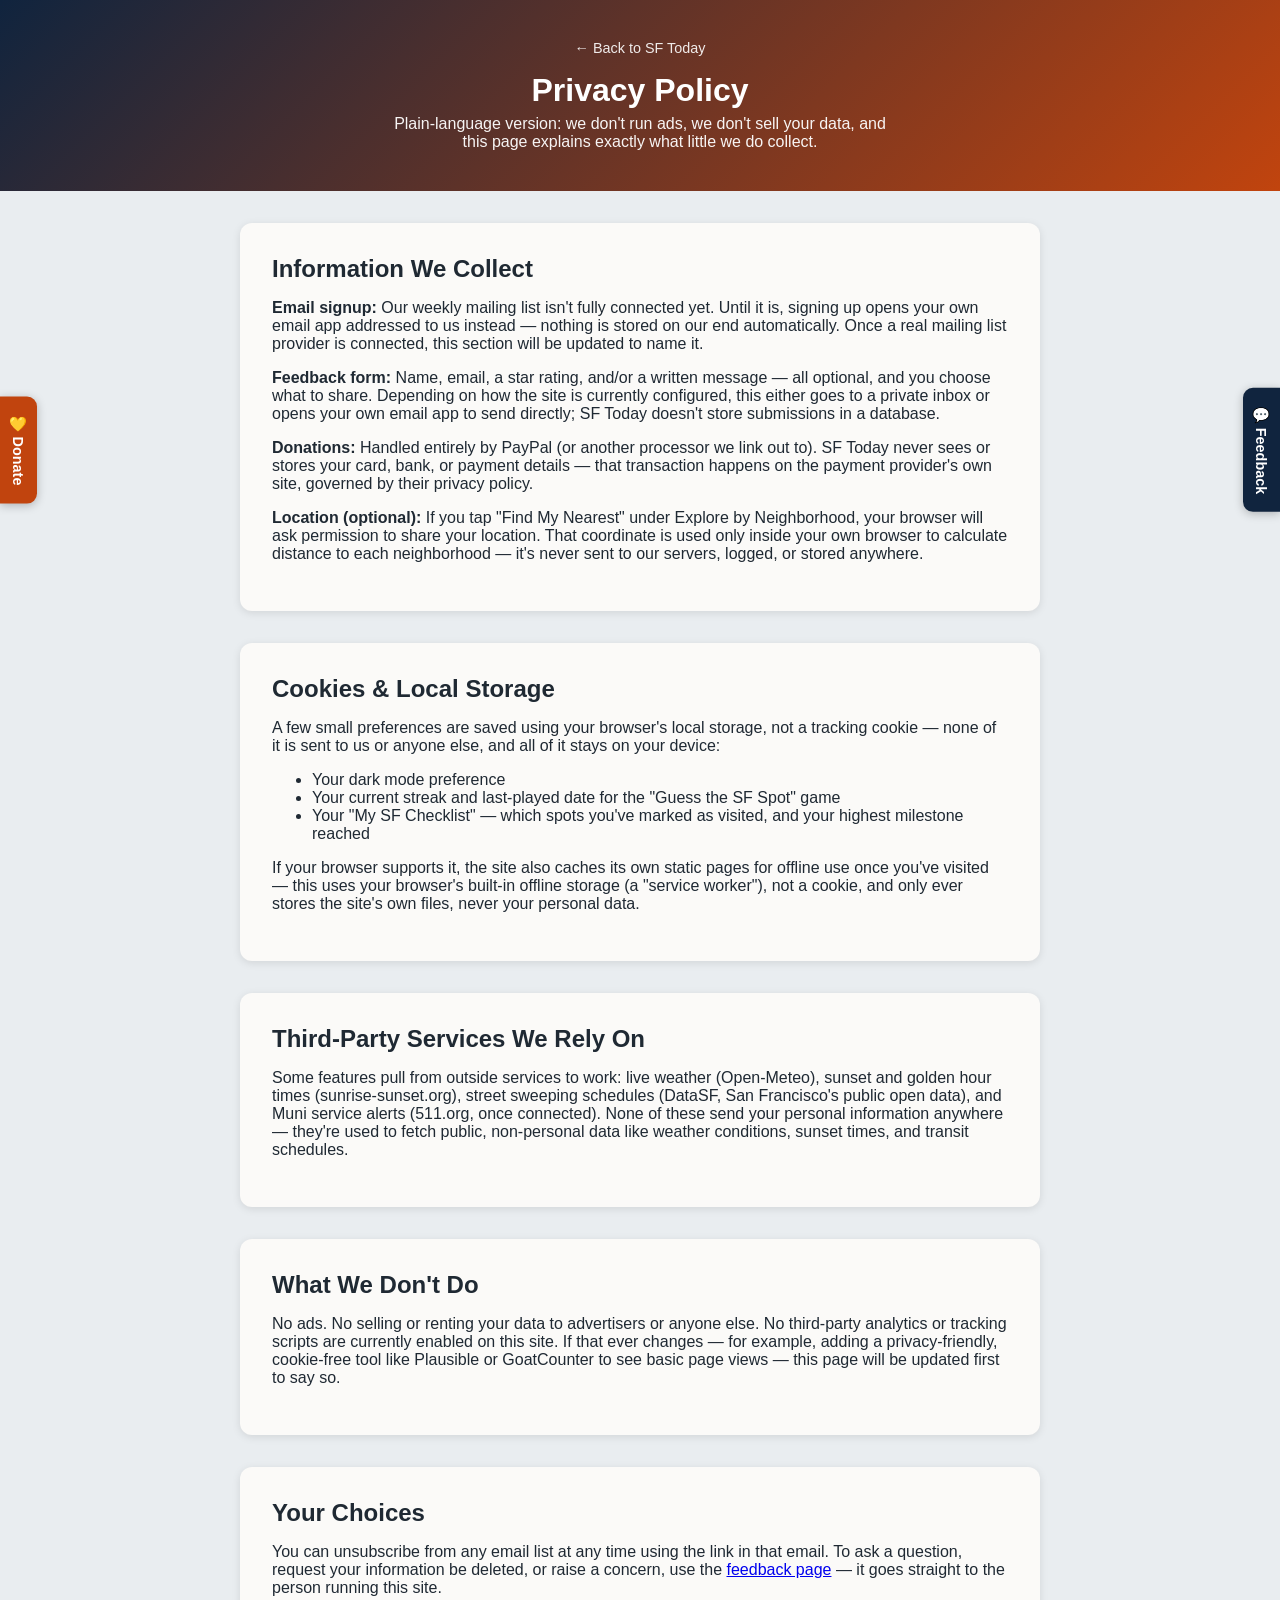
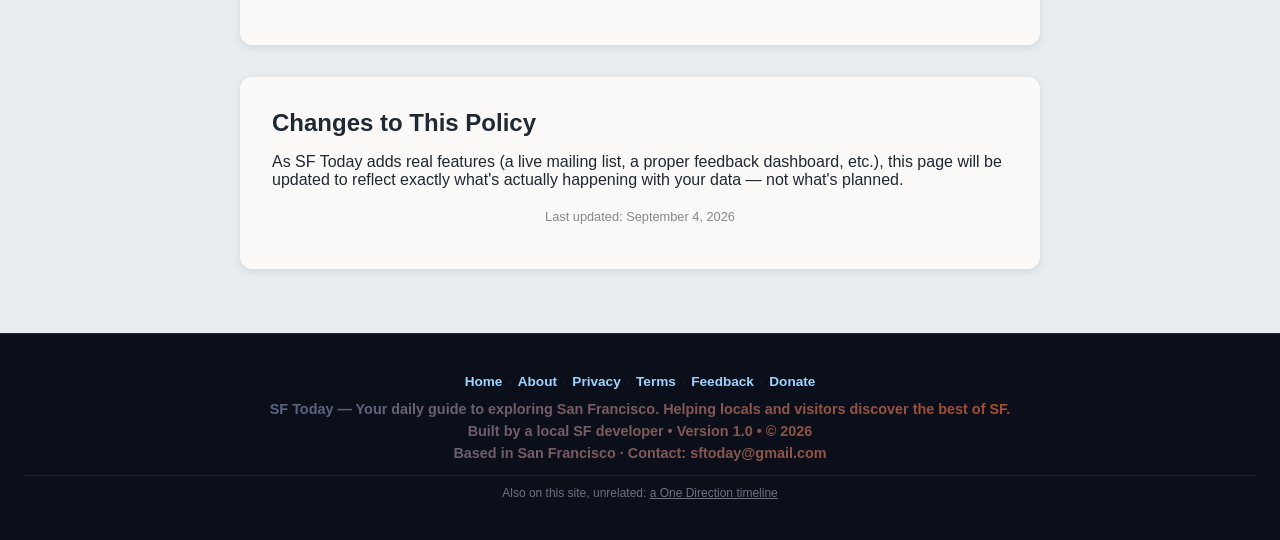
<file: privacy.html>
<!DOCTYPE html>
<html lang="en">
<head>
  <meta charset="UTF-8">
  <meta name="viewport" content="width=device-width, initial-scale=1.0">
  <title>Privacy Policy - SF Today</title>
  <meta name="description" content="What SF Today collects, how it's used, and what we don't do with your information.">
  <meta name="robots" content="index, follow">
  <link rel="canonical" href="https://www.sftoday.com/privacy.html">
  <!-- Open Graph tags (controls how links look when shared on social media) -->
  <meta property="og:type" content="website">
  <meta property="og:title" content="Privacy Policy - SF Today">
  <meta property="og:description" content="What SF Today collects, how it's used, and what we don't do with your information.">
  <meta property="og:url" content="https://www.sftoday.com/privacy.html">
  <meta property="og:site_name" content="SF Today">
  <meta property="og:image" content="https://www.sftoday.com/og-image.png">
  <meta property="og:image:width" content="1200">
  <meta property="og:image:height" content="630">
  <meta property="og:image:alt" content="SF Today — your daily guide to San Francisco">
  <meta property="og:locale" content="en_US">

  <!-- Twitter Card tags -->
  <meta name="twitter:card" content="summary_large_image">
  <meta name="twitter:title" content="Privacy Policy - SF Today">
  <meta name="twitter:description" content="What SF Today collects, how it's used, and what we don't do with your information.">
  <meta name="twitter:image" content="https://www.sftoday.com/og-image.png">

  <link rel="stylesheet" href="style.css">

  <!-- Favicons (real image files — see README for how to swap in your own branding) -->
  <link rel="icon" href="favicon.ico" sizes="any">
  <link rel="icon" type="image/png" sizes="32x32" href="favicon-32.png">
  <link rel="icon" type="image/png" sizes="16x16" href="favicon-16.png">
  <link rel="apple-touch-icon" sizes="180x180" href="apple-touch-icon.png">
  <meta name="theme-color" content="#10243E">
  <link rel="manifest" href="manifest.json">
</head>
<body>
  <a href="donate.html" class="side-tab side-tab-left">💛 Donate</a>
  <a href="feedback.html" class="side-tab side-tab-right">💬 Feedback</a>
  <header class="simple-header">
    <a href="index.html" class="back-link">← Back to SF Today</a>
    <h1>Privacy Policy</h1>
    <p>Plain-language version: we don't run ads, we don't sell your data, and this page explains exactly what little we do collect.</p>
  </header>
  <main>
    <section class="tool-box">
      <h2>Information We Collect</h2>
      <p><strong>Email signup:</strong> Our weekly mailing list isn't fully connected yet. Until it is, signing up opens your own email app addressed to us instead — nothing is stored on our end automatically. Once a real mailing list provider is connected, this section will be updated to name it.</p>
      <p><strong>Feedback form:</strong> Name, email, a star rating, and/or a written message — all optional, and you choose what to share. Depending on how the site is currently configured, this either goes to a private inbox or opens your own email app to send directly; SF Today doesn't store submissions in a database.</p>
      <p><strong>Donations:</strong> Handled entirely by PayPal (or another processor we link out to). SF Today never sees or stores your card, bank, or payment details — that transaction happens on the payment provider's own site, governed by their privacy policy.</p>
      <p><strong>Location (optional):</strong> If you tap "Find My Nearest" under Explore by Neighborhood, your browser will ask permission to share your location. That coordinate is used only inside your own browser to calculate distance to each neighborhood — it's never sent to our servers, logged, or stored anywhere.</p>
    </section>
    <section class="tool-box">
      <h2>Cookies & Local Storage</h2>
      <p>A few small preferences are saved using your browser's local storage, not a tracking cookie — none of it is sent to us or anyone else, and all of it stays on your device:</p>
      <ul>
        <li>Your dark mode preference</li>
        <li>Your current streak and last-played date for the "Guess the SF Spot" game</li>
        <li>Your "My SF Checklist" — which spots you've marked as visited, and your highest milestone reached</li>
      </ul>
      <p>If your browser supports it, the site also caches its own static pages for offline use once you've visited — this uses your browser's built-in offline storage (a "service worker"), not a cookie, and only ever stores the site's own files, never your personal data.</p>
    </section>
    <section class="tool-box">
      <h2>Third-Party Services We Rely On</h2>
      <p>Some features pull from outside services to work: live weather (Open-Meteo), sunset and golden hour times (sunrise-sunset.org), street sweeping schedules (DataSF, San Francisco's public open data), and Muni service alerts (511.org, once connected). None of these send your personal information anywhere — they're used to fetch public, non-personal data like weather conditions, sunset times, and transit schedules.</p>
    </section>
    <section class="tool-box">
      <h2>What We Don't Do</h2>
      <p>No ads. No selling or renting your data to advertisers or anyone else. No third-party analytics or tracking scripts are currently enabled on this site. If that ever changes — for example, adding a privacy-friendly, cookie-free tool like Plausible or GoatCounter to see basic page views — this page will be updated first to say so.</p>
    </section>
    <section class="tool-box">
      <h2>Your Choices</h2>
      <p>You can unsubscribe from any email list at any time using the link in that email. To ask a question, request your information be deleted, or raise a concern, use the <a href="feedback.html">feedback page</a> — it goes straight to the person running this site.</p>
    </section>
    <section class="tool-box">
      <h2>Changes to This Policy</h2>
      <p>As SF Today adds real features (a live mailing list, a proper feedback dashboard, etc.), this page will be updated to reflect exactly what's actually happening with your data — not what's planned.</p>
      <p class="donation-note">Last updated: September 4, 2026</p>
    </section>
  </main>
  <footer>
    <div class="footer-links">
      <a href="index.html">Home</a> ·
      <a href="about.html">About</a> ·
      <a href="privacy.html">Privacy</a> ·
      <a href="terms.html">Terms</a> ·
      <a href="feedback.html">Feedback</a> ·
      <a href="donate.html">Donate</a>
    </div>
    <p>SF Today — Your daily guide to exploring San Francisco. Helping locals and visitors discover the best of SF.</p>
    <p>Built by a local SF developer • Version 1.0 • © 2026</p>
    <p>Based in San Francisco · Contact: sftoday@gmail.com</p>
    <p class="footer-aside">Also on this site, unrelated: <a href="one-direction.html">a One Direction timeline</a></p>
  </footer>
</body>
</html>
</file>
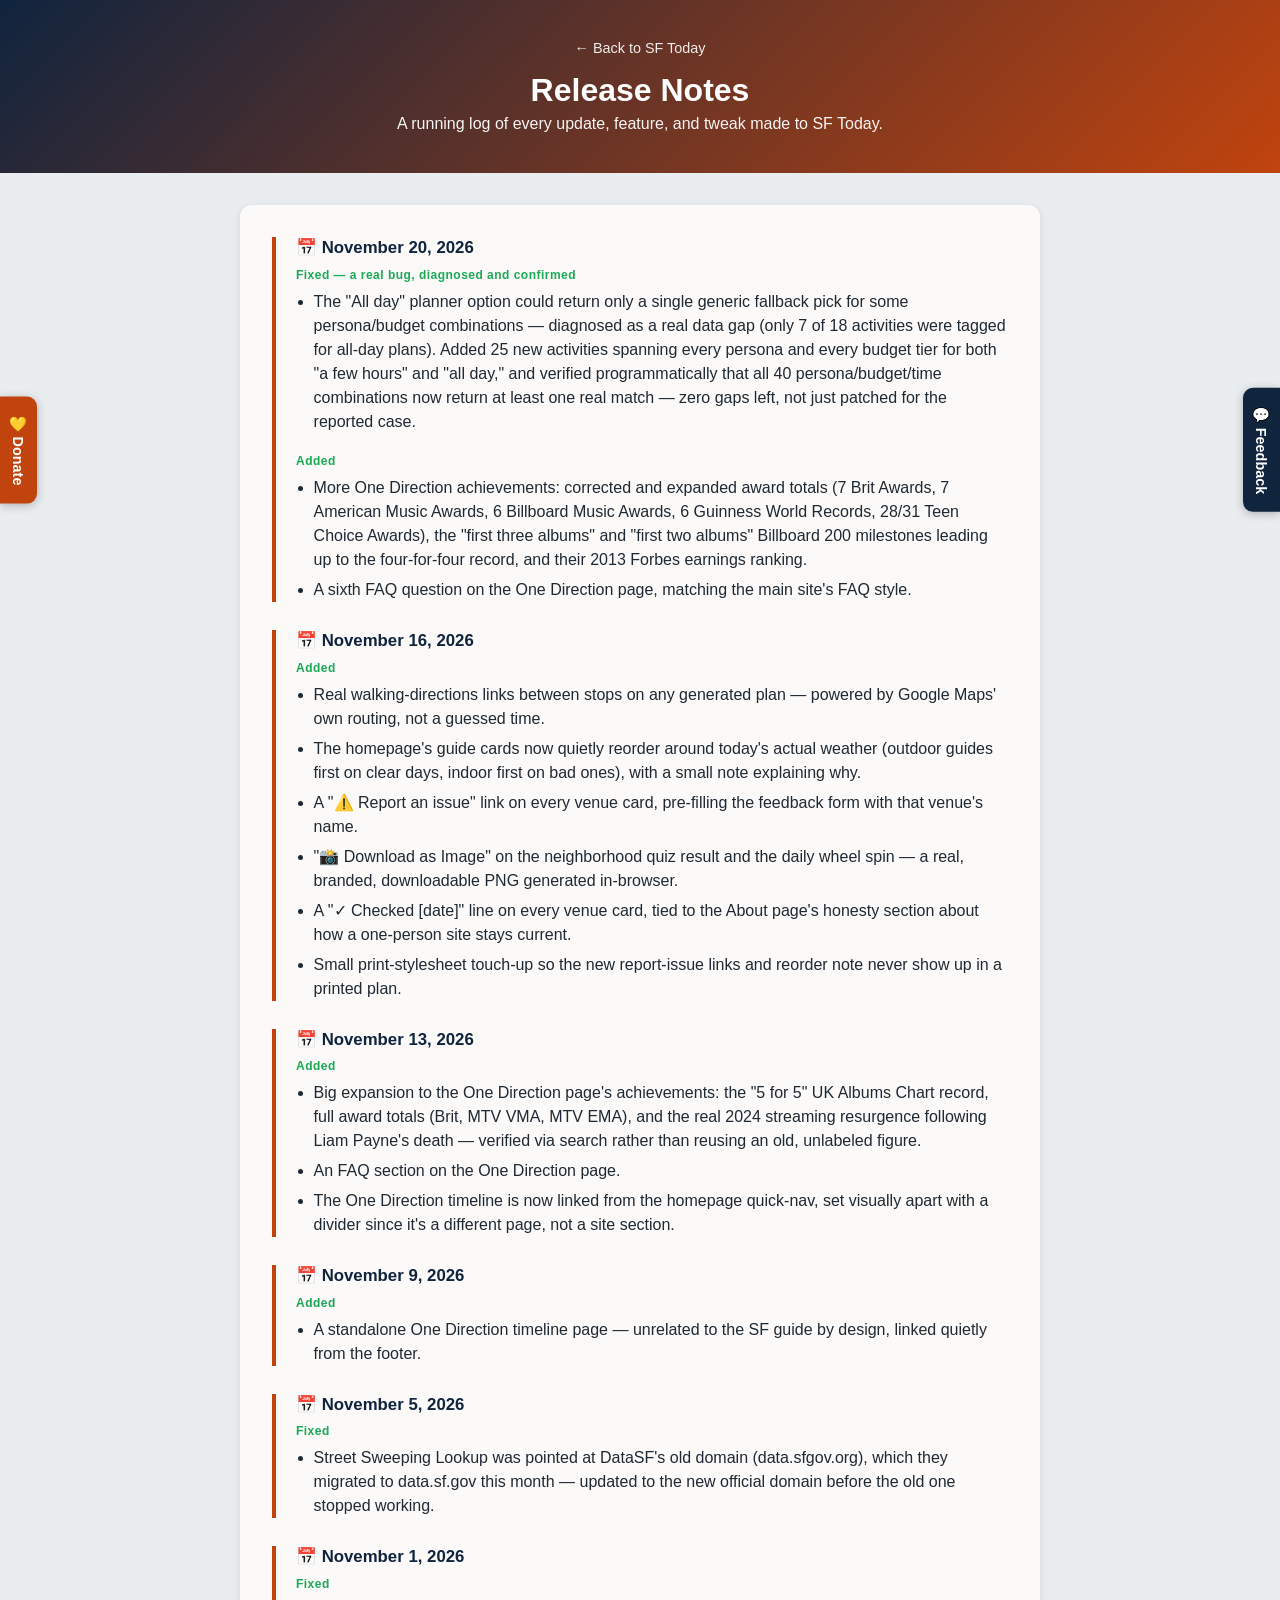
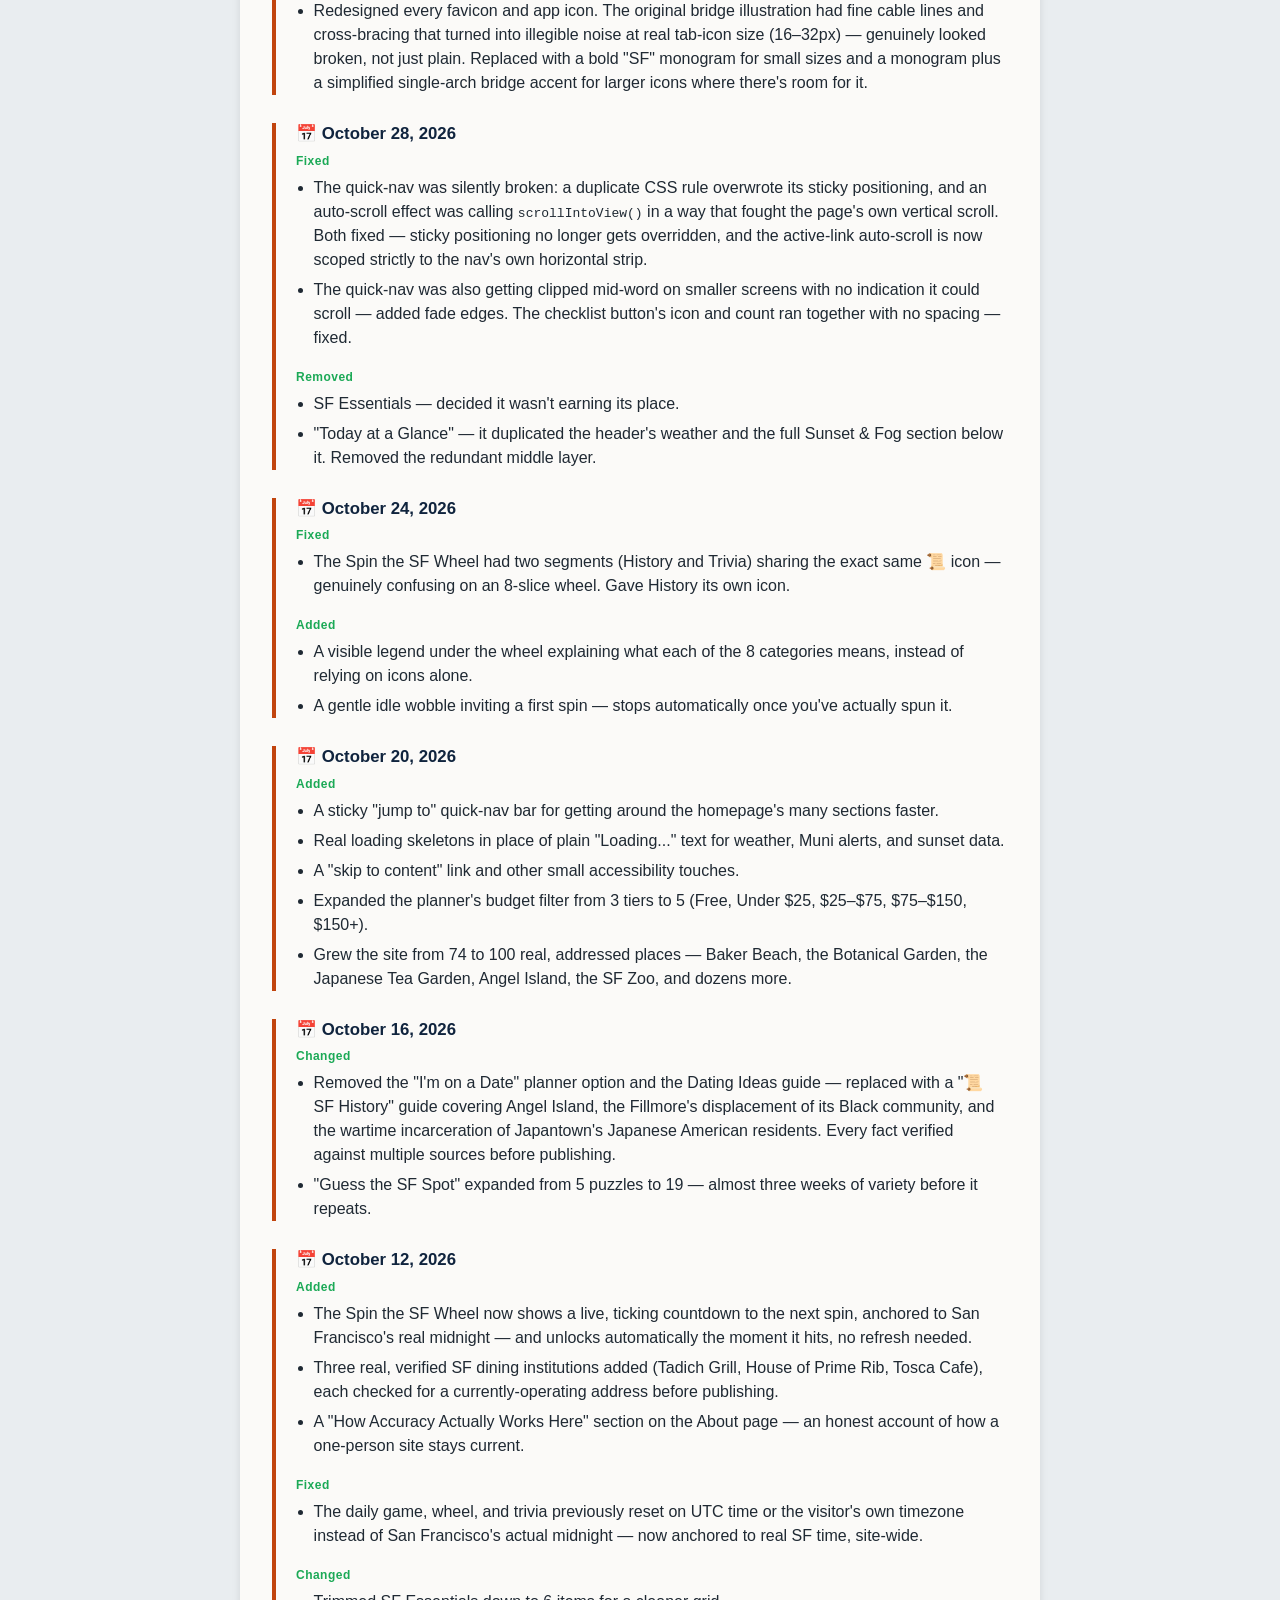
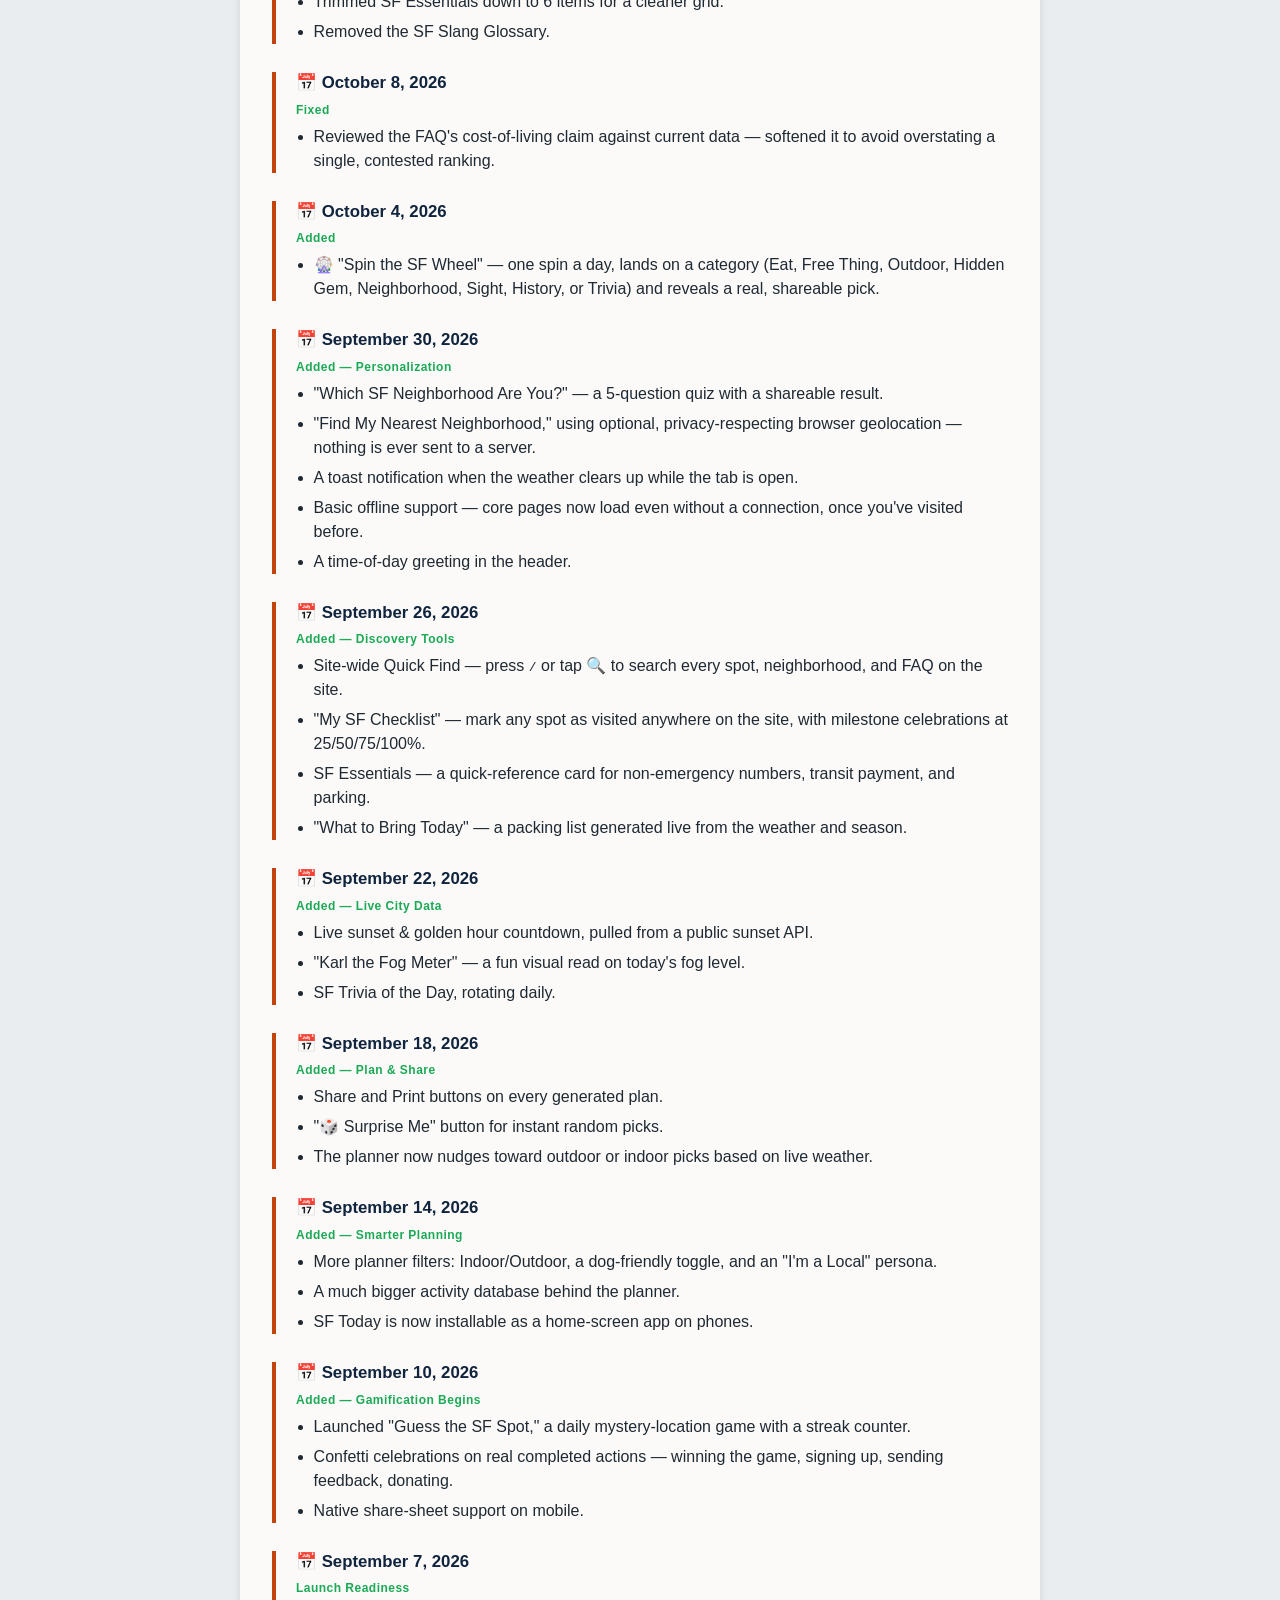
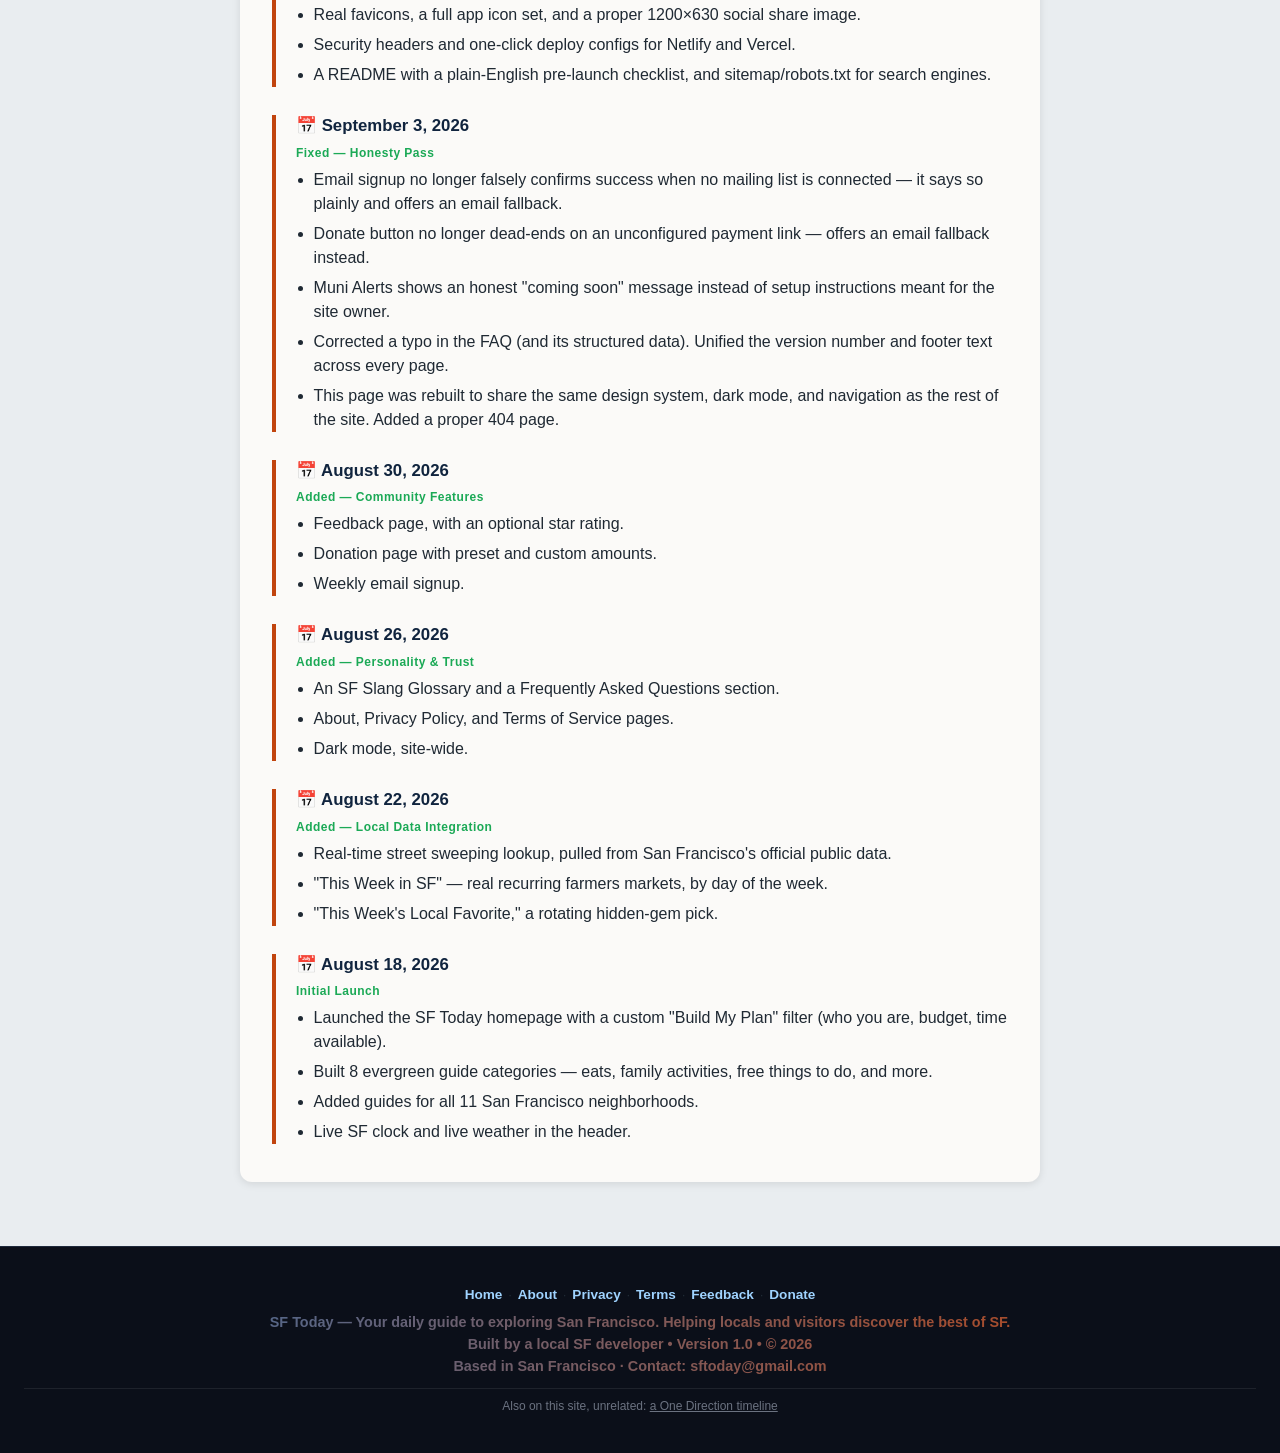
<file: release-notes.html>
<!DOCTYPE html>
<html lang="en">
<head>
  <meta charset="UTF-8">
  <meta name="viewport" content="width=device-width, initial-scale=1.0">
  <title>Release Notes - SF Today</title>
  <meta name="description" content="A running log of every update, feature, and tweak made to SF Today.">
  <meta name="robots" content="noindex, follow">
  <link rel="canonical" href="https://www.sftoday.com/release-notes.html">
  <!-- Open Graph tags (controls how links look when shared on social media) -->
  <meta property="og:type" content="website">
  <meta property="og:title" content="Release Notes - SF Today">
  <meta property="og:description" content="A running log of every update, feature, and tweak made to SF Today.">
  <meta property="og:url" content="https://www.sftoday.com/release-notes.html">
  <meta property="og:site_name" content="SF Today">
  <meta property="og:image" content="https://www.sftoday.com/og-image.png">
  <meta property="og:image:width" content="1200">
  <meta property="og:image:height" content="630">
  <meta property="og:image:alt" content="SF Today — your daily guide to San Francisco">
  <meta property="og:locale" content="en_US">

  <!-- Twitter Card tags -->
  <meta name="twitter:card" content="summary_large_image">
  <meta name="twitter:title" content="Release Notes - SF Today">
  <meta name="twitter:description" content="A running log of every update, feature, and tweak made to SF Today.">
  <meta name="twitter:image" content="https://www.sftoday.com/og-image.png">

  <link rel="stylesheet" href="style.css">

  <!-- Favicons (real image files — see README for how to swap in your own branding) -->
  <link rel="icon" href="favicon.ico" sizes="any">
  <link rel="icon" type="image/png" sizes="32x32" href="favicon-32.png">
  <link rel="icon" type="image/png" sizes="16x16" href="favicon-16.png">
  <link rel="apple-touch-icon" sizes="180x180" href="apple-touch-icon.png">
  <meta name="theme-color" content="#10243E">
  <link rel="manifest" href="manifest.json">
</head>
<body>
  <a href="donate.html" class="side-tab side-tab-left">💛 Donate</a>
  <a href="feedback.html" class="side-tab side-tab-right">💬 Feedback</a>
  <header class="simple-header">
    <a href="index.html" class="back-link">← Back to SF Today</a>
    <h1>Release Notes</h1>
    <p>A running log of every update, feature, and tweak made to SF Today.</p>
  </header>
  <main>
    <section class="tool-box">

      <div class="log-entry">
        <h3>📅 November 20, 2026</h3>
        <div class="log-category">Fixed — a real bug, diagnosed and confirmed</div>
        <ul>
          <li>The "All day" planner option could return only a single generic fallback pick for some persona/budget combinations — diagnosed as a real data gap (only 7 of 18 activities were tagged for all-day plans). Added 25 new activities spanning every persona and every budget tier for both "a few hours" and "all day," and verified programmatically that all 40 persona/budget/time combinations now return at least one real match — zero gaps left, not just patched for the reported case.</li>
        </ul>
        <div class="log-category" style="margin-top: 1.25rem;">Added</div>
        <ul>
          <li>More One Direction achievements: corrected and expanded award totals (7 Brit Awards, 7 American Music Awards, 6 Billboard Music Awards, 6 Guinness World Records, 28/31 Teen Choice Awards), the "first three albums" and "first two albums" Billboard 200 milestones leading up to the four-for-four record, and their 2013 Forbes earnings ranking.</li>
          <li>A sixth FAQ question on the One Direction page, matching the main site's FAQ style.</li>
        </ul>
      </div>

      <div class="log-entry">
        <h3>📅 November 16, 2026</h3>
        <div class="log-category">Added</div>
        <ul>
          <li>Real walking-directions links between stops on any generated plan — powered by Google Maps' own routing, not a guessed time.</li>
          <li>The homepage's guide cards now quietly reorder around today's actual weather (outdoor guides first on clear days, indoor first on bad ones), with a small note explaining why.</li>
          <li>A "⚠️ Report an issue" link on every venue card, pre-filling the feedback form with that venue's name.</li>
          <li>"📸 Download as Image" on the neighborhood quiz result and the daily wheel spin — a real, branded, downloadable PNG generated in-browser.</li>
          <li>A "✓ Checked [date]" line on every venue card, tied to the About page's honesty section about how a one-person site stays current.</li>
          <li>Small print-stylesheet touch-up so the new report-issue links and reorder note never show up in a printed plan.</li>
        </ul>
      </div>

      <div class="log-entry">
        <h3>📅 November 13, 2026</h3>
        <div class="log-category">Added</div>
        <ul>
          <li>Big expansion to the One Direction page's achievements: the "5 for 5" UK Albums Chart record, full award totals (Brit, MTV VMA, MTV EMA), and the real 2024 streaming resurgence following Liam Payne's death — verified via search rather than reusing an old, unlabeled figure.</li>
          <li>An FAQ section on the One Direction page.</li>
          <li>The One Direction timeline is now linked from the homepage quick-nav, set visually apart with a divider since it's a different page, not a site section.</li>
        </ul>
      </div>

      <div class="log-entry">
        <h3>📅 November 9, 2026</h3>
        <div class="log-category">Added</div>
        <ul>
          <li>A standalone One Direction timeline page — unrelated to the SF guide by design, linked quietly from the footer.</li>
        </ul>
      </div>

      <div class="log-entry">
        <h3>📅 November 5, 2026</h3>
        <div class="log-category">Fixed</div>
        <ul>
          <li>Street Sweeping Lookup was pointed at DataSF's old domain (data.sfgov.org), which they migrated to data.sf.gov this month — updated to the new official domain before the old one stopped working.</li>
        </ul>
      </div>

      <div class="log-entry">
        <h3>📅 November 1, 2026</h3>
        <div class="log-category">Fixed</div>
        <ul>
          <li>Redesigned every favicon and app icon. The original bridge illustration had fine cable lines and cross-bracing that turned into illegible noise at real tab-icon size (16–32px) — genuinely looked broken, not just plain. Replaced with a bold "SF" monogram for small sizes and a monogram plus a simplified single-arch bridge accent for larger icons where there's room for it.</li>
        </ul>
      </div>

      <div class="log-entry">
        <h3>📅 October 28, 2026</h3>
        <div class="log-category">Fixed</div>
        <ul>
          <li>The quick-nav was silently broken: a duplicate CSS rule overwrote its sticky positioning, and an auto-scroll effect was calling <code>scrollIntoView()</code> in a way that fought the page's own vertical scroll. Both fixed — sticky positioning no longer gets overridden, and the active-link auto-scroll is now scoped strictly to the nav's own horizontal strip.</li>
          <li>The quick-nav was also getting clipped mid-word on smaller screens with no indication it could scroll — added fade edges. The checklist button's icon and count ran together with no spacing — fixed.</li>
        </ul>
        <div class="log-category" style="margin-top: 1.25rem;">Removed</div>
        <ul>
          <li>SF Essentials — decided it wasn't earning its place.</li>
          <li>"Today at a Glance" — it duplicated the header's weather and the full Sunset & Fog section below it. Removed the redundant middle layer.</li>
        </ul>
      </div>

      <div class="log-entry">
        <h3>📅 October 24, 2026</h3>
        <div class="log-category">Fixed</div>
        <ul>
          <li>The Spin the SF Wheel had two segments (History and Trivia) sharing the exact same 📜 icon — genuinely confusing on an 8-slice wheel. Gave History its own icon.</li>
        </ul>
        <div class="log-category" style="margin-top: 1.25rem;">Added</div>
        <ul>
          <li>A visible legend under the wheel explaining what each of the 8 categories means, instead of relying on icons alone.</li>
          <li>A gentle idle wobble inviting a first spin — stops automatically once you've actually spun it.</li>
        </ul>
      </div>

      <div class="log-entry">
        <h3>📅 October 20, 2026</h3>
        <div class="log-category">Added</div>
        <ul>
          <li>A sticky "jump to" quick-nav bar for getting around the homepage's many sections faster.</li>
          <li>Real loading skeletons in place of plain "Loading..." text for weather, Muni alerts, and sunset data.</li>
          <li>A "skip to content" link and other small accessibility touches.</li>
          <li>Expanded the planner's budget filter from 3 tiers to 5 (Free, Under $25, $25–$75, $75–$150, $150+).</li>
          <li>Grew the site from 74 to 100 real, addressed places — Baker Beach, the Botanical Garden, the Japanese Tea Garden, Angel Island, the SF Zoo, and dozens more.</li>
        </ul>
      </div>

      <div class="log-entry">
        <h3>📅 October 16, 2026</h3>
        <div class="log-category">Changed</div>
        <ul>
          <li>Removed the "I'm on a Date" planner option and the Dating Ideas guide — replaced with a "📜 SF History" guide covering Angel Island, the Fillmore's displacement of its Black community, and the wartime incarceration of Japantown's Japanese American residents. Every fact verified against multiple sources before publishing.</li>
          <li>"Guess the SF Spot" expanded from 5 puzzles to 19 — almost three weeks of variety before it repeats.</li>
        </ul>
      </div>

      <div class="log-entry">
        <h3>📅 October 12, 2026</h3>
        <div class="log-category">Added</div>
        <ul>
          <li>The Spin the SF Wheel now shows a live, ticking countdown to the next spin, anchored to San Francisco's real midnight — and unlocks automatically the moment it hits, no refresh needed.</li>
          <li>Three real, verified SF dining institutions added (Tadich Grill, House of Prime Rib, Tosca Cafe), each checked for a currently-operating address before publishing.</li>
          <li>A "How Accuracy Actually Works Here" section on the About page — an honest account of how a one-person site stays current.</li>
        </ul>
        <div class="log-category" style="margin-top: 1.25rem;">Fixed</div>
        <ul>
          <li>The daily game, wheel, and trivia previously reset on UTC time or the visitor's own timezone instead of San Francisco's actual midnight — now anchored to real SF time, site-wide.</li>
        </ul>
        <div class="log-category" style="margin-top: 1.25rem;">Changed</div>
        <ul>
          <li>Trimmed SF Essentials down to 6 items for a cleaner grid.</li>
          <li>Removed the SF Slang Glossary.</li>
        </ul>
      </div>

      <div class="log-entry">
        <h3>📅 October 8, 2026</h3>
        <div class="log-category">Fixed</div>
        <ul>
          <li>Reviewed the FAQ's cost-of-living claim against current data — softened it to avoid overstating a single, contested ranking.</li>
        </ul>
      </div>

      <div class="log-entry">
        <h3>📅 October 4, 2026</h3>
        <div class="log-category">Added</div>
        <ul>
          <li>🎡 "Spin the SF Wheel" — one spin a day, lands on a category (Eat, Free Thing, Outdoor, Hidden Gem, Neighborhood, Sight, History, or Trivia) and reveals a real, shareable pick.</li>
        </ul>
      </div>

      <div class="log-entry">
        <h3>📅 September 30, 2026</h3>
        <div class="log-category">Added — Personalization</div>
        <ul>
          <li>"Which SF Neighborhood Are You?" — a 5-question quiz with a shareable result.</li>
          <li>"Find My Nearest Neighborhood," using optional, privacy-respecting browser geolocation — nothing is ever sent to a server.</li>
          <li>A toast notification when the weather clears up while the tab is open.</li>
          <li>Basic offline support — core pages now load even without a connection, once you've visited before.</li>
          <li>A time-of-day greeting in the header.</li>
        </ul>
      </div>

      <div class="log-entry">
        <h3>📅 September 26, 2026</h3>
        <div class="log-category">Added — Discovery Tools</div>
        <ul>
          <li>Site-wide Quick Find — press <code>/</code> or tap 🔍 to search every spot, neighborhood, and FAQ on the site.</li>
          <li>"My SF Checklist" — mark any spot as visited anywhere on the site, with milestone celebrations at 25/50/75/100%.</li>
          <li>SF Essentials — a quick-reference card for non-emergency numbers, transit payment, and parking.</li>
          <li>"What to Bring Today" — a packing list generated live from the weather and season.</li>
        </ul>
      </div>

      <div class="log-entry">
        <h3>📅 September 22, 2026</h3>
        <div class="log-category">Added — Live City Data</div>
        <ul>
          <li>Live sunset & golden hour countdown, pulled from a public sunset API.</li>
          <li>"Karl the Fog Meter" — a fun visual read on today's fog level.</li>
          <li>SF Trivia of the Day, rotating daily.</li>
        </ul>
      </div>

      <div class="log-entry">
        <h3>📅 September 18, 2026</h3>
        <div class="log-category">Added — Plan & Share</div>
        <ul>
          <li>Share and Print buttons on every generated plan.</li>
          <li>"🎲 Surprise Me" button for instant random picks.</li>
          <li>The planner now nudges toward outdoor or indoor picks based on live weather.</li>
        </ul>
      </div>

      <div class="log-entry">
        <h3>📅 September 14, 2026</h3>
        <div class="log-category">Added — Smarter Planning</div>
        <ul>
          <li>More planner filters: Indoor/Outdoor, a dog-friendly toggle, and an "I'm a Local" persona.</li>
          <li>A much bigger activity database behind the planner.</li>
          <li>SF Today is now installable as a home-screen app on phones.</li>
        </ul>
      </div>

      <div class="log-entry">
        <h3>📅 September 10, 2026</h3>
        <div class="log-category">Added — Gamification Begins</div>
        <ul>
          <li>Launched "Guess the SF Spot," a daily mystery-location game with a streak counter.</li>
          <li>Confetti celebrations on real completed actions — winning the game, signing up, sending feedback, donating.</li>
          <li>Native share-sheet support on mobile.</li>
        </ul>
      </div>

      <div class="log-entry">
        <h3>📅 September 7, 2026</h3>
        <div class="log-category">Launch Readiness</div>
        <ul>
          <li>Real favicons, a full app icon set, and a proper 1200×630 social share image.</li>
          <li>Security headers and one-click deploy configs for Netlify and Vercel.</li>
          <li>A README with a plain-English pre-launch checklist, and sitemap/robots.txt for search engines.</li>
        </ul>
      </div>

      <div class="log-entry">
        <h3>📅 September 3, 2026</h3>
        <div class="log-category">Fixed — Honesty Pass</div>
        <ul>
          <li>Email signup no longer falsely confirms success when no mailing list is connected — it says so plainly and offers an email fallback.</li>
          <li>Donate button no longer dead-ends on an unconfigured payment link — offers an email fallback instead.</li>
          <li>Muni Alerts shows an honest "coming soon" message instead of setup instructions meant for the site owner.</li>
          <li>Corrected a typo in the FAQ (and its structured data). Unified the version number and footer text across every page.</li>
          <li>This page was rebuilt to share the same design system, dark mode, and navigation as the rest of the site. Added a proper 404 page.</li>
        </ul>
      </div>

      <div class="log-entry">
        <h3>📅 August 30, 2026</h3>
        <div class="log-category">Added — Community Features</div>
        <ul>
          <li>Feedback page, with an optional star rating.</li>
          <li>Donation page with preset and custom amounts.</li>
          <li>Weekly email signup.</li>
        </ul>
      </div>

      <div class="log-entry">
        <h3>📅 August 26, 2026</h3>
        <div class="log-category">Added — Personality & Trust</div>
        <ul>
          <li>An SF Slang Glossary and a Frequently Asked Questions section.</li>
          <li>About, Privacy Policy, and Terms of Service pages.</li>
          <li>Dark mode, site-wide.</li>
        </ul>
      </div>

      <div class="log-entry">
        <h3>📅 August 22, 2026</h3>
        <div class="log-category">Added — Local Data Integration</div>
        <ul>
          <li>Real-time street sweeping lookup, pulled from San Francisco's official public data.</li>
          <li>"This Week in SF" — real recurring farmers markets, by day of the week.</li>
          <li>"This Week's Local Favorite," a rotating hidden-gem pick.</li>
        </ul>
      </div>

      <div class="log-entry">
        <h3>📅 August 18, 2026</h3>
        <div class="log-category">Initial Launch</div>
        <ul>
          <li>Launched the SF Today homepage with a custom "Build My Plan" filter (who you are, budget, time available).</li>
          <li>Built 8 evergreen guide categories — eats, family activities, free things to do, and more.</li>
          <li>Added guides for all 11 San Francisco neighborhoods.</li>
          <li>Live SF clock and live weather in the header.</li>
        </ul>
      </div>

    </section>
  </main>
  <footer>
    <div class="footer-links">
      <a href="index.html">Home</a> ·
      <a href="about.html">About</a> ·
      <a href="privacy.html">Privacy</a> ·
      <a href="terms.html">Terms</a> ·
      <a href="feedback.html">Feedback</a> ·
      <a href="donate.html">Donate</a>
    </div>
    <p>SF Today — Your daily guide to exploring San Francisco. Helping locals and visitors discover the best of SF.</p>
    <p>Built by a local SF developer • Version 1.0 • © 2026</p>
    <p>Based in San Francisco · Contact: sftoday@gmail.com</p>
    <p class="footer-aside">Also on this site, unrelated: <a href="one-direction.html">a One Direction timeline</a></p>
  </footer>
</body>
</html>
</file>
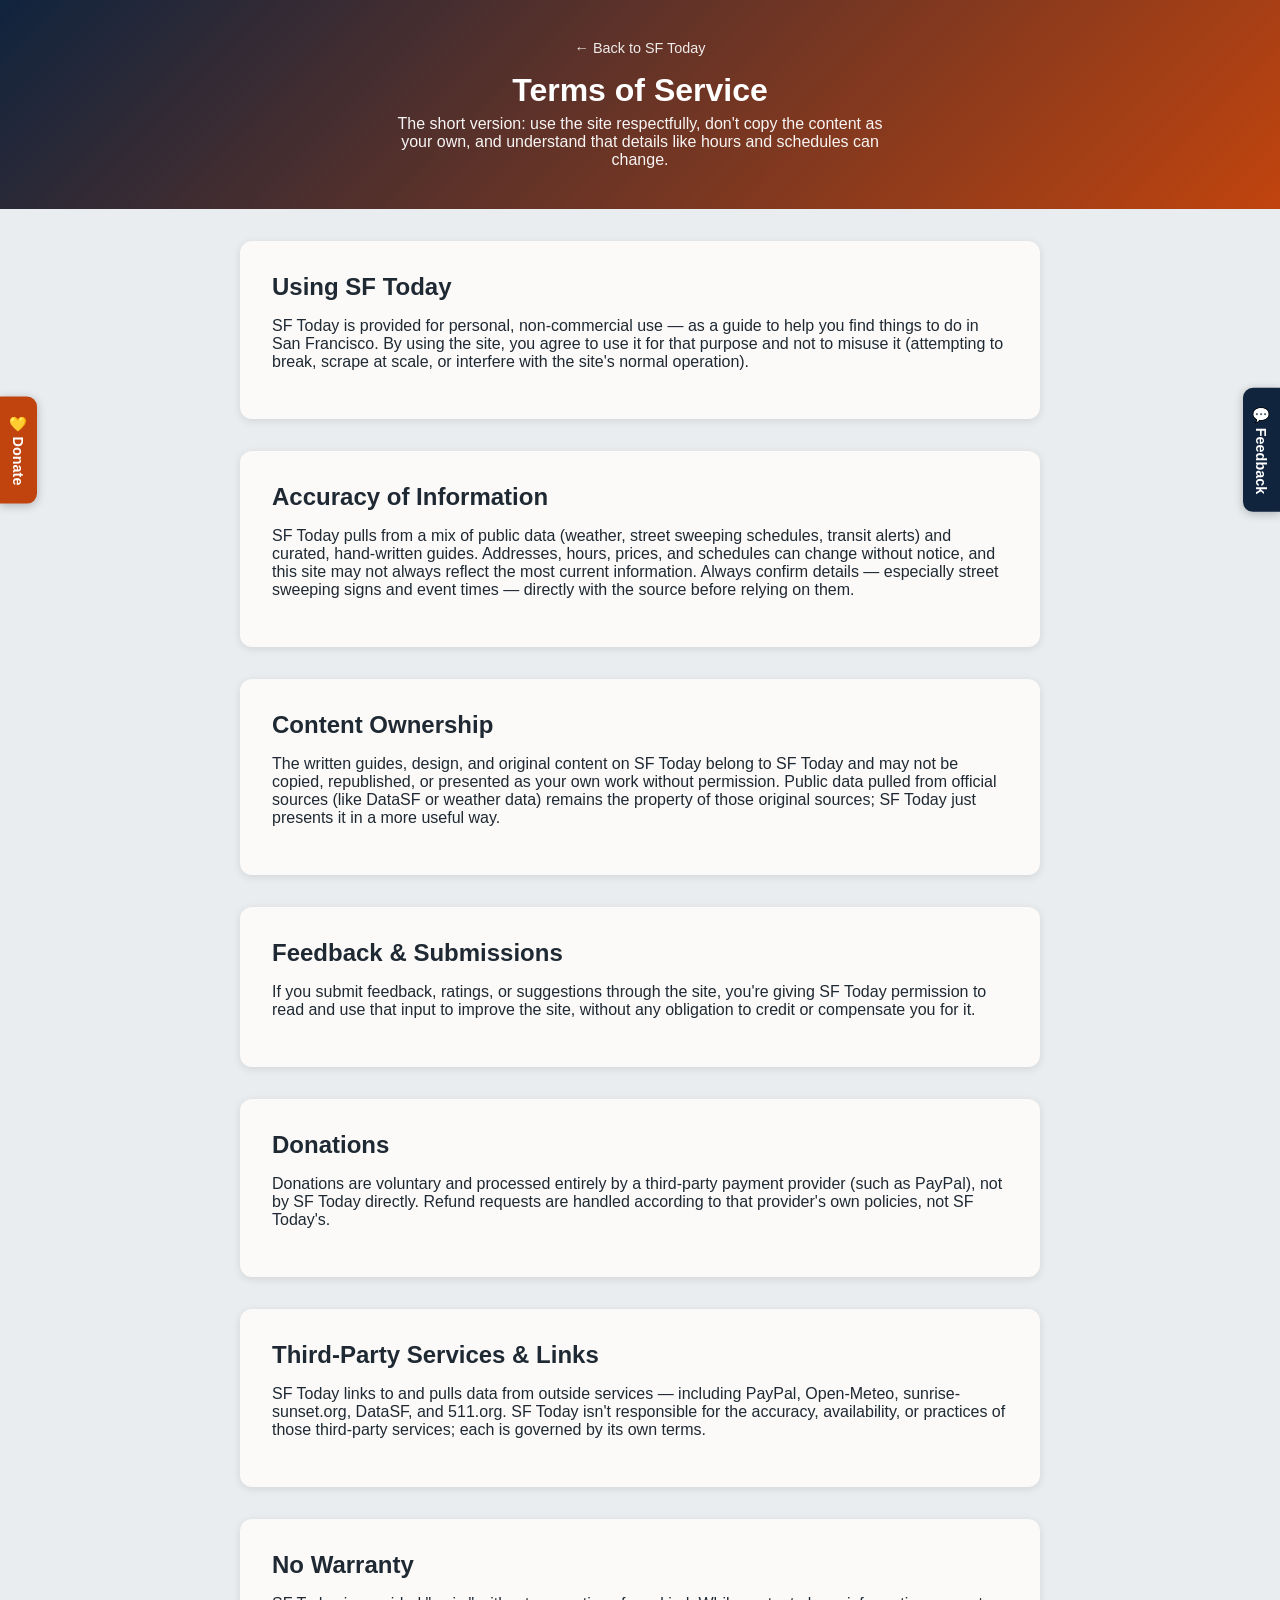
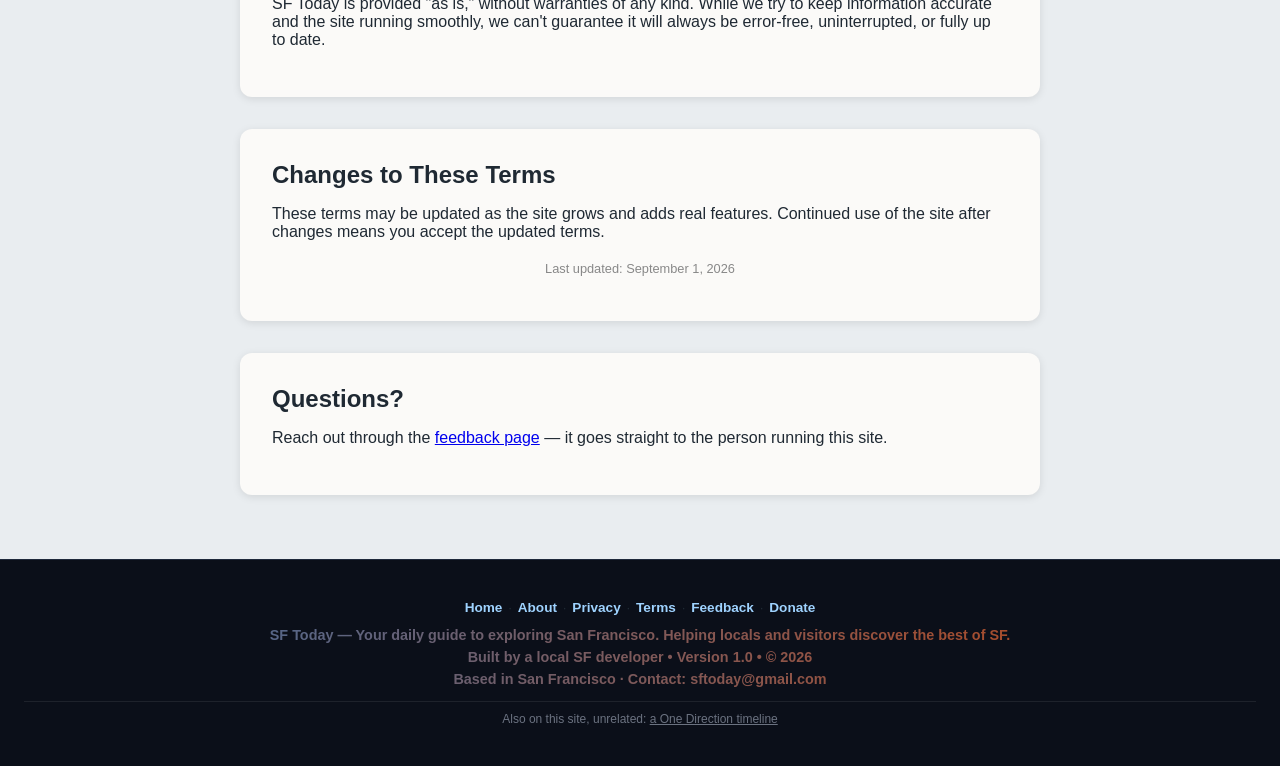
<file: terms.html>
<!DOCTYPE html>
<html lang="en">
<head>
  <meta charset="UTF-8">
  <meta name="viewport" content="width=device-width, initial-scale=1.0">
  <title>Terms of Service - SF Today</title>
  <meta name="description" content="The rules for using SF Today, including content ownership, disclaimers, and third-party services.">
  <meta name="robots" content="index, follow">
  <link rel="canonical" href="https://www.sftoday.com/terms.html">
  <!-- Open Graph tags (controls how links look when shared on social media) -->
  <meta property="og:type" content="website">
  <meta property="og:title" content="Terms of Service - SF Today">
  <meta property="og:description" content="The rules for using SF Today, including content ownership, disclaimers, and third-party services.">
  <meta property="og:url" content="https://www.sftoday.com/terms.html">
  <meta property="og:site_name" content="SF Today">
  <meta property="og:image" content="https://www.sftoday.com/og-image.png">
  <meta property="og:image:width" content="1200">
  <meta property="og:image:height" content="630">
  <meta property="og:image:alt" content="SF Today — your daily guide to San Francisco">
  <meta property="og:locale" content="en_US">

  <!-- Twitter Card tags -->
  <meta name="twitter:card" content="summary_large_image">
  <meta name="twitter:title" content="Terms of Service - SF Today">
  <meta name="twitter:description" content="The rules for using SF Today, including content ownership, disclaimers, and third-party services.">
  <meta name="twitter:image" content="https://www.sftoday.com/og-image.png">

  <link rel="stylesheet" href="style.css">

  <!-- Favicons (real image files — see README for how to swap in your own branding) -->
  <link rel="icon" href="favicon.ico" sizes="any">
  <link rel="icon" type="image/png" sizes="32x32" href="favicon-32.png">
  <link rel="icon" type="image/png" sizes="16x16" href="favicon-16.png">
  <link rel="apple-touch-icon" sizes="180x180" href="apple-touch-icon.png">
  <meta name="theme-color" content="#10243E">
  <link rel="manifest" href="manifest.json">
</head>
<body>
  <a href="donate.html" class="side-tab side-tab-left">💛 Donate</a>
  <a href="feedback.html" class="side-tab side-tab-right">💬 Feedback</a>

  <header class="simple-header">
    <a href="index.html" class="back-link">← Back to SF Today</a>
    <h1>Terms of Service</h1>
    <p>The short version: use the site respectfully, don't copy the content as your own, and understand that details like hours and schedules can change.</p>
  </header>

  <main>
    <section class="tool-box">
      <h2>Using SF Today</h2>
      <p>SF Today is provided for personal, non-commercial use — as a guide to help you find things to do in San Francisco. By using the site, you agree to use it for that purpose and not to misuse it (attempting to break, scrape at scale, or interfere with the site's normal operation).</p>
    </section>

    <section class="tool-box">
      <h2>Accuracy of Information</h2>
      <p>SF Today pulls from a mix of public data (weather, street sweeping schedules, transit alerts) and curated, hand-written guides. Addresses, hours, prices, and schedules can change without notice, and this site may not always reflect the most current information. Always confirm details — especially street sweeping signs and event times — directly with the source before relying on them.</p>
    </section>

    <section class="tool-box">
      <h2>Content Ownership</h2>
      <p>The written guides, design, and original content on SF Today belong to SF Today and may not be copied, republished, or presented as your own work without permission. Public data pulled from official sources (like DataSF or weather data) remains the property of those original sources; SF Today just presents it in a more useful way.</p>
    </section>

    <section class="tool-box">
      <h2>Feedback & Submissions</h2>
      <p>If you submit feedback, ratings, or suggestions through the site, you're giving SF Today permission to read and use that input to improve the site, without any obligation to credit or compensate you for it.</p>
    </section>

    <section class="tool-box">
      <h2>Donations</h2>
      <p>Donations are voluntary and processed entirely by a third-party payment provider (such as PayPal), not by SF Today directly. Refund requests are handled according to that provider's own policies, not SF Today's.</p>
    </section>

    <section class="tool-box">
      <h2>Third-Party Services & Links</h2>
      <p>SF Today links to and pulls data from outside services — including PayPal, Open-Meteo, sunrise-sunset.org, DataSF, and 511.org. SF Today isn't responsible for the accuracy, availability, or practices of those third-party services; each is governed by its own terms.</p>
    </section>

    <section class="tool-box">
      <h2>No Warranty</h2>
      <p>SF Today is provided "as is," without warranties of any kind. While we try to keep information accurate and the site running smoothly, we can't guarantee it will always be error-free, uninterrupted, or fully up to date.</p>
    </section>

    <section class="tool-box">
      <h2>Changes to These Terms</h2>
      <p>These terms may be updated as the site grows and adds real features. Continued use of the site after changes means you accept the updated terms.</p>
      <p class="donation-note">Last updated: September 1, 2026</p>
    </section>

    <section class="tool-box">
      <h2>Questions?</h2>
      <p>Reach out through the <a href="feedback.html">feedback page</a> — it goes straight to the person running this site.</p>
    </section>
  </main>

  <footer>
    <div class="footer-links">
      <a href="index.html">Home</a> ·
      <a href="about.html">About</a> ·
      <a href="privacy.html">Privacy</a> ·
      <a href="terms.html">Terms</a> ·
      <a href="feedback.html">Feedback</a> ·
      <a href="donate.html">Donate</a>
    </div>
    <p>SF Today — Your daily guide to exploring San Francisco. Helping locals and visitors discover the best of SF.</p>
    <p>Built by a local SF developer • Version 1.0 • © 2026</p>
    <p>Based in San Francisco · Contact: sftoday@gmail.com</p>
    <p class="footer-aside">Also on this site, unrelated: <a href="one-direction.html">a One Direction timeline</a></p>
  </footer>
</body>
</html>
</file>
<file: style.css>
:root {
  --primary: #10243E;   /* deep bay navy - buttons, links, active states */
  --accent: #C1440E;    /* Golden Gate Bridge orange - header, signature accents */
  --bg-color: #E9EDF0;  /* soft fog gray-blue background */
  --card-bg: #FBFAF8;   /* warm off-white cards */
  --text: #1F2933;      /* deep charcoal-navy text */
  --muted: #667085;     /* secondary text, tuned per-theme below */
  --border: #e5e5e5;
}

body {
  font-family: -apple-system, BlinkMacSystemFont, "Segoe UI", Roboto, sans-serif;
  background-color: var(--bg-color);
  color: var(--text);
  margin: 0;
  padding-bottom: 3rem;
  transition: background-color 0.2s ease, color 0.2s ease;
}

/* --- DARK MODE --- */
body.dark-mode {
  --bg-color: #121212;
  --card-bg: #1e1e1e;
  --text: #e8e8e8;
  --primary: #3B6EA5;
  --muted: #aaa;
  --border: #333;
}

body.dark-mode select,
body.dark-mode input[type="email"],
body.dark-mode input[type="text"],
body.dark-mode input[type="number"],
body.dark-mode textarea {
  background-color: #2a2a2a;
  color: #eee;
  border-color: #444;
}

body.dark-mode .modal-box {
  background: #1e1e1e;
  color: #eee;
}

body.dark-mode .modal-box p {
  color: #ccc;
}

body.dark-mode .venue-meta,
body.dark-mode .weekly-events-subtitle,
body.dark-mode .tool-subtitle,
body.dark-mode .no-events-message,
body.dark-mode .weather-note,
body.dark-mode .donation-note,
body.dark-mode .sub-text {
  color: #aaa;
}

body.dark-mode .day-tab {
  background: #2a2a2a;
  border-color: #444;
  color: #eee;
}

body.dark-mode .dash-card {
  border-color: #333;
}

body.dark-mode .glossary-item {
  border-color: #333;
}

body.dark-mode .coming-soon-box {
  background: #241f16;
  border-color: #3a2f1a;
}

header {
  position: relative;
  overflow: hidden;
  background: linear-gradient(180deg, #10243E 0%, #C1440E 100%); /* fallback if SVG fails to load */
  color: white;
  min-height: 320px;
  display: flex;
  align-items: flex-end;
  padding: 0;
  flex-shrink: 0;
}

.hero-bg {
  position: absolute;
  inset: 0;
  width: 100%;
  height: 100%;
  z-index: 0;
}

.header-inner {
  position: relative;
  z-index: 1;
  width: 100%;
  padding: 2rem 1rem 2.5rem 1rem;
  text-align: center;
  text-shadow: 0 2px 12px rgba(0, 0, 0, 0.45);
}

header h1 {
  margin: 0;
  font-size: 2.5rem;
}

.header-controls {
  display: flex;
  flex-direction: column;
  align-items: center;
  gap: 6px;
}

.dark-toggle {
  width: auto;
  background: rgba(255, 255, 255, 0.15);
  border: 1px solid rgba(255, 255, 255, 0.3);
  color: white;
  font-size: 1rem;
  padding: 6px 14px;
  border-radius: 20px;
  margin-top: 4px;
  cursor: pointer;
}

.dark-toggle:hover {
  background: rgba(255, 255, 255, 0.3);
}

main {
  max-width: 800px;
  margin: 2rem auto;
  padding: 0 1rem;
}

.planner-box, #results-section {
  background: var(--card-bg);
  padding: 2rem;
  border-radius: 12px;
  box-shadow: 0 2px 8px rgba(0,0,0,0.1);
  margin-bottom: 2rem;
}

.results-header {
  display: flex;
  justify-content: space-between;
  align-items: center;
  border-bottom: 2px solid #eee;
  padding-bottom: 0.5rem;
  margin-bottom: 1rem;
}

#close-btn {
  background: none;
  border: none;
  font-size: 1.8rem;
  cursor: pointer;
  color: #666;
  width: auto;
  padding: 0 10px;
}

#close-btn:hover {
  color: #000;
  background: none;
}

.input-row {
  display: flex;
  gap: 1rem;
  margin-bottom: 1.5rem;
  flex-wrap: wrap;
}

.input-group {
  flex: 1;
  min-width: 150px;
}

label {
  display: block;
  font-weight: bold;
  margin-bottom: 0.5rem;
}

select {
  width: 100%;
  padding: 10px;
  border: 1px solid #ccc;
  border-radius: 6px;
}

button {
  width: 100%;
  background-color: var(--primary);
  color: white;
  border: none;
  padding: 15px;
  font-size: 1.2rem;
  font-weight: bold;
  border-radius: 8px;
  cursor: pointer;
}

button:hover {
  background-color: #0A1A2E;
}

button:focus-visible,
a:focus-visible,
input:focus-visible,
select:focus-visible,
summary:focus-visible {
  outline: 3px solid var(--accent);
  outline-offset: 2px;
}

button:disabled {
  opacity: 0.6;
  cursor: not-allowed;
}

.hidden { display: none; }

.dashboard-section {
  margin-bottom: 2rem;
}

.dashboard-section h2 {
  margin-bottom: 1rem;
}

.dashboard-grid {
  display: grid;
  grid-template-columns: repeat(auto-fill, minmax(150px, 1fr));
  gap: 1rem;
}

.dash-card {
  background: var(--card-bg);
  padding: 1.5rem 1rem;
  border-radius: 8px;
  text-align: center;
  font-weight: 500;
  box-shadow: 0 2px 4px rgba(0,0,0,0.05);
  cursor: pointer;
  transition: transform 0.2s, border-color 0.2s;
  border: 1px solid #eee;
  color: var(--text);
}

.dash-card:hover {
  transform: translateY(-3px);
  border-color: var(--primary);
  color: var(--primary);
}

.plan-item {
  border-left: 4px solid var(--primary);
  padding-left: 1rem;
  margin-top: 1rem;
}

.plan-item h3 {
  margin: 0 0 0.3rem 0;
  color: var(--primary);
}

html, body {
  height: 100%;
  margin: 0;
}

html {
  scroll-behavior: smooth;
}

/* So content isn't hidden under the sticky quick-nav when jumping to a section */
main > section[id],
.weekly-events-box[id] {
  scroll-margin-top: 56px;
}

body {
  display: flex;
  flex-direction: column;
}

main {
  flex: 1 0 auto;
}

/* --- Footer --- */
footer {
  background-color: #0b0f19;
  padding: 40px 24px;
  text-align: center;
  font-family: sans-serif;
  font-size: 0.9rem;
  border-top: 1px solid #1e293b;
}

footer p {
  margin: 0;
  font-weight: 700;
  background: linear-gradient(135deg, #3B6EA5, #C1440E);
  -webkit-background-clip: text;
  background-clip: text;
  -webkit-text-fill-color: transparent;
}

footer p + p {
  margin-top: 6px;
}

.footer-aside {
  margin-top: 14px !important;
  padding-top: 10px;
  border-top: 1px solid rgba(255,255,255,0.08);
  font-weight: 400 !important;
  font-size: 0.75rem !important;
  background: none !important;
  -webkit-text-fill-color: #6b7280 !important;
  color: #6b7280 !important;
}

.footer-aside a {
  color: #6b7280;
  text-decoration: underline;
}

.footer-aside a:hover {
  color: #9fd3ff;
}

#live-clock {
  font-size: 1.2rem;
  font-weight: 600;
  color: #E6E6FA;
  margin: 10px 0 0 0;
  font-family: monospace;
}

#weather-widget {
  font-size: 1.1rem;
  font-weight: 600;
  color: #E6E6FA;
  margin: 6px 0 0 0;
  font-family: monospace;
}

/* Centers the badge perfectly in the white spacing area */
.badge-container {
  display: flex;
  justify-content: center;
  align-items: center;
  margin-top: 20px;
  margin-bottom: 25px;
  width: 100%;
}

.whats-new-badge {
  display: inline-flex;
  align-items: center;
  gap: 8px;
  background-color: rgba(255, 71, 87, 0.1);
  color: #ff4757;
  text-decoration: none;
  font-size: 0.9rem;
  font-weight: 600;
  padding: 8px 16px;
  border-radius: 20px;
  border: 1px solid rgba(255, 71, 87, 0.2);
  transition: all 0.2s ease-in-out;
}

.whats-new-badge:hover {
  background-color: #ff4757;
  color: white;
  box-shadow: 0 4px 10px rgba(255, 71, 87, 0.25);
  transform: translateY(-1px);
}

.pulse-dot {
  width: 8px;
  height: 8px;
  background-color: #2ed573;
  border-radius: 50%;
  position: relative;
}

.pulse-dot::before {
  content: '';
  position: absolute;
  width: 100%;
  height: 100%;
  background-color: #2ed573;
  border-radius: 50%;
  animation: pulse-ring 1.8s infinite ease-in-out;
  transform-origin: center;
  left: 0;
  top: 0;
}

@keyframes pulse-ring {
  0% { transform: scale(0.95); opacity: 0.8; }
  50% { opacity: 0.4; }
  100% { transform: scale(2.2); opacity: 0; }
}

.venue-meta {
  display: flex;
  flex-wrap: wrap;
  gap: 12px;
  margin-top: 0.5rem;
  font-size: 0.85rem;
  color: #666;
  align-items: center;
}

.venue-directions {
  color: var(--primary);
  font-weight: 600;
  text-decoration: none;
}

.venue-directions:hover {
  text-decoration: underline;
}

/* --- ITINERARY CONNECTOR (real walking directions between stops) --- */
.itinerary-connector {
  display: flex;
  align-items: center;
  justify-content: center;
  margin: 6px 0 10px 1.5rem;
  padding-left: 1rem;
  border-left: 2px dashed var(--border);
}

.itinerary-connector a {
  color: var(--accent);
  font-size: 0.85rem;
  font-weight: 600;
  text-decoration: none;
}

.itinerary-connector a:hover {
  text-decoration: underline;
}

/* --- VENUE CARD FOOTER ROW (visited toggle, verified date, report issue) --- */
.venue-footer-row {
  display: flex;
  flex-wrap: wrap;
  align-items: center;
  gap: 10px;
  margin-top: 8px;
}

.venue-verified {
  font-size: 0.72rem;
  color: var(--muted);
}

.report-issue-link {
  font-size: 0.78rem;
  color: var(--muted);
  text-decoration: none;
  border-bottom: 1px dotted var(--muted);
}

.report-issue-link:hover {
  color: var(--accent);
  border-bottom-color: var(--accent);
}

/* --- LOCAL PICK / TOURIST FAVORITE TAG BADGES --- */
.tag-badge {
  display: inline-block;
  font-size: 0.7rem;
  font-weight: 700;
  padding: 3px 9px;
  border-radius: 12px;
  margin-left: 8px;
  vertical-align: middle;
  white-space: nowrap;
}

.tag-local {
  background-color: rgba(46, 213, 115, 0.15);
  color: #1ba956;
}

.tag-touristy {
  background-color: rgba(255, 165, 2, 0.15);
  color: #d68910;
}

.weather-note {
  font-style: italic;
  color: #666;
  margin-bottom: 0.5rem;
}

/* --- THIS WEEK IN SF / DAY TABS --- */
.weekly-events-box {
  background: var(--card-bg);
  padding: 2rem;
  border-radius: 12px;
  box-shadow: 0 2px 8px rgba(0,0,0,0.1);
  margin-bottom: 2rem;
}

.weekly-events-box h2 {
  margin-top: 0;
  margin-bottom: 0.3rem;
}

.weekly-events-subtitle {
  color: #666;
  font-size: 0.9rem;
  margin-top: 0;
  margin-bottom: 1.25rem;
}

.day-tabs {
  display: flex;
  gap: 6px;
  overflow-x: auto;
  margin-bottom: 1.5rem;
  padding-bottom: 4px;
}

.day-tab {
  width: auto;
  flex: 1;
  min-width: 48px;
  background: var(--bg-color);
  color: var(--text);
  border: 1px solid #ddd;
  padding: 10px 8px;
  font-size: 0.9rem;
  font-weight: 600;
  border-radius: 8px;
  cursor: pointer;
  transition: all 0.15s ease;
}

.day-tab:hover {
  border-color: var(--primary);
  color: var(--primary);
  background-color: var(--bg-color);
}

.day-tab.active {
  background-color: var(--primary);
  color: white;
  border-color: var(--primary);
}

.day-tab.is-today::after {
  content: '•';
  display: block;
  color: #2ed573;
  font-size: 1.2rem;
  line-height: 0.5;
  margin-top: 4px;
}

.no-events-message {
  color: #888;
  font-style: italic;
  padding: 1rem 0;
}

/* --- TOOL BOXES (street sweeping, muni alerts, local favorite, glossary) --- */
.tool-box {
  background: var(--card-bg);
  padding: 2rem;
  border-radius: 12px;
  box-shadow: 0 2px 8px rgba(0,0,0,0.1);
  margin-bottom: 2rem;
}

.tool-box h2 {
  margin-top: 0;
  margin-bottom: 0.3rem;
}

.tool-subtitle {
  color: #666;
  font-size: 0.9rem;
  margin-top: 0;
  margin-bottom: 1.25rem;
  line-height: 1.4;
}

.tool-input-row {
  display: flex;
  gap: 10px;
  flex-wrap: wrap;
  margin-bottom: 0.5rem;
}

.tool-input-row input[type="text"] {
  flex: 1;
  min-width: 180px;
  padding: 12px;
  border: 1px solid #ccc;
  border-radius: 6px;
  font-size: 1rem;
}

.tool-input-row button {
  width: auto;
  padding: 12px 24px;
}

.about-box p {
  color: var(--text);
  line-height: 1.6;
  margin: 0;
}

/* --- "COMING SOON" STATE (Muni alerts, and anywhere a feature is honestly unfinished) --- */
.coming-soon-box {
  display: flex;
  align-items: flex-start;
  gap: 12px;
  background: #fff8ec;
  border: 1px solid #f2e2bf;
  border-radius: 10px;
  padding: 1rem 1.1rem;
}

.coming-soon-icon {
  font-size: 1.4rem;
  line-height: 1;
}

.coming-soon-box p {
  margin: 0;
  color: var(--text);
  font-size: 0.92rem;
  line-height: 1.5;
}

.coming-soon-box strong {
  display: block;
  margin-bottom: 2px;
}

/* --- GUESS THE SF SPOT GAME --- */
.clue-list {
  padding-left: 1.2rem;
  margin: 0 0 1rem 0;
}

.clue-list li {
  margin-bottom: 0.6rem;
  line-height: 1.4;
}

.secondary-btn {
  width: auto;
  background: none;
  border: 1px solid #ccc;
  color: var(--text);
  font-weight: 600;
  font-size: 0.9rem;
  padding: 8px 16px;
  margin-top: 0.75rem;
}

.secondary-btn:hover {
  background: var(--bg-color);
  border-color: var(--primary);
}

.spot-result-box {
  background: var(--bg-color);
  border-radius: 8px;
  padding: 1rem 1.25rem;
  margin-top: 1rem;
}

.spot-result-box h3 {
  margin: 0 0 0.4rem 0;
  color: var(--primary);
}

.spot-share-grid {
  font-size: 1.4rem;
  letter-spacing: 4px;
  margin: 0.5rem 0;
}

.spot-streak {
  display: inline-flex;
  align-items: center;
  gap: 6px;
  font-size: 0.85rem;
  font-weight: 600;
  color: var(--accent);
  background: rgba(193, 68, 14, 0.08);
  padding: 5px 12px;
  border-radius: 20px;
  margin-bottom: 1rem;
}

/* --- SF SLANG GLOSSARY --- */
.glossary-grid {
  display: grid;
  grid-template-columns: repeat(auto-fill, minmax(220px, 1fr));
  gap: 10px;
}

.glossary-item {
  background: var(--bg-color);
  border: 1px solid #ddd;
  border-radius: 8px;
  padding: 10px 14px;
}

.glossary-item summary {
  font-weight: 700;
  color: var(--primary);
  cursor: pointer;
  list-style: none;
}

.glossary-item summary::-webkit-details-marker {
  display: none;
}

.glossary-item summary::before {
  content: '▸ ';
}

.glossary-item[open] summary::before {
  content: '▾ ';
}

.glossary-item p {
  margin: 0.5rem 0 0 0;
  font-size: 0.9rem;
  color: var(--text);
}

/* --- EMAIL SIGNUP --- */
.signup-box {
  background: var(--card-bg);
  padding: 2rem;
  border-radius: 12px;
  box-shadow: 0 2px 8px rgba(0,0,0,0.1);
  margin-bottom: 2rem;
  text-align: center;
}

.signup-box h2 {
  margin-top: 0;
}

.signup-box p {
  color: #666;
  margin-bottom: 1.5rem;
}

.signup-form {
  display: flex;
  gap: 10px;
  max-width: 400px;
  margin: 0 auto;
  flex-wrap: wrap;
}

.signup-form input[type="email"] {
  flex: 1;
  min-width: 200px;
  padding: 12px;
  border: 1px solid #ccc;
  border-radius: 6px;
  font-size: 1rem;
}

.signup-form button {
  width: auto;
  padding: 12px 24px;
}

/* --- SIGNUP SUCCESS MODAL --- */
.modal-overlay {
  position: fixed;
  top: 0;
  left: 0;
  width: 100%;
  height: 100%;
  background: rgba(0, 0, 0, 0.6);
  display: flex;
  align-items: center;
  justify-content: center;
  z-index: 1000;
  animation: fadeIn 0.25s ease;
}

.modal-overlay.hidden {
  display: none;
}

.modal-box {
  background: white;
  padding: 2.5rem 2rem;
  border-radius: 16px;
  text-align: center;
  max-width: 360px;
  width: 90%;
  box-shadow: 0 20px 60px rgba(0,0,0,0.3);
  animation: popIn 0.35s cubic-bezier(0.34, 1.56, 0.64, 1);
}

.modal-icon {
  font-size: 3rem;
  margin-bottom: 0.5rem;
  animation: bounce 0.6s ease 0.2s;
}

.modal-box h3 {
  margin: 0 0 0.5rem 0;
  font-size: 1.5rem;
  background: linear-gradient(135deg, #3B6EA5, #C1440E);
  -webkit-background-clip: text;
  background-clip: text;
  -webkit-text-fill-color: transparent;
}

.modal-box p {
  color: #666;
  margin-bottom: 1.5rem;
  line-height: 1.4;
}

.modal-box button {
  width: auto;
  padding: 12px 28px;
}

@keyframes fadeIn {
  from { opacity: 0; }
  to { opacity: 1; }
}

@keyframes popIn {
  from { transform: scale(0.85); opacity: 0; }
  to { transform: scale(1); opacity: 1; }
}

@keyframes bounce {
  0%, 100% { transform: translateY(0); }
  50% { transform: translateY(-8px); }
}

/* --- SIDE TABS (Donate / Feedback) --- */
.side-tab {
  position: fixed;
  top: 50%;
  translate: 0 -50%;
  writing-mode: vertical-rl;
  text-orientation: mixed;
  z-index: 500;
  padding: 18px 10px;
  font-weight: 700;
  font-size: 0.9rem;
  color: white;
  text-decoration: none;
  box-shadow: 0 2px 10px rgba(0, 0, 0, 0.25);
  transition: padding 0.15s ease;
}

.side-tab-left {
  left: 0;
  border-radius: 0 10px 10px 0;
  background-color: var(--accent);
}

.side-tab-right {
  right: 0;
  border-radius: 10px 0 0 10px;
  background-color: var(--primary);
}

.side-tab:hover {
  padding-left: 14px;
  padding-right: 14px;
}

@media (max-width: 480px) {
  .side-tab {
    font-size: 0.75rem;
    padding: 12px 6px;
  }
}

/* --- SIMPLE PAGE HEADER (donate.html, feedback.html, about.html, etc.) --- */
.simple-header {
  position: static;
  overflow: visible;
  min-height: 0;
  display: block;
  align-items: initial;
  background: linear-gradient(135deg, var(--primary), var(--accent));
  color: white;
  padding: 2.5rem 1rem;
  text-align: center;
}

.simple-header .back-link {
  display: block;
}

.simple-header h1 {
  display: block;
}

.simple-header p {
  display: block;
  max-width: 500px;
  margin: 0 auto;
  opacity: 0.95;
}

.simple-header h1 {
  margin: 0 0 0.4rem 0;
  font-size: 2rem;
}

.back-link {
  display: inline-block;
  color: white;
  opacity: 0.9;
  text-decoration: none;
  font-size: 0.9rem;
  margin-bottom: 1rem;
}

.back-link:hover {
  opacity: 1;
  text-decoration: underline;
}

/* --- DONATION PAGE --- */
.donation-box, .feedback-box {
  background: var(--card-bg);
  max-width: 600px;
  margin: 2rem auto;
  padding: 2rem;
  border-radius: 12px;
  box-shadow: 0 2px 8px rgba(0, 0, 0, 0.1);
}

.donation-box .sub-text {
  color: #666;
  line-height: 1.5;
  margin-bottom: 1.5rem;
}

.tiers-grid {
  display: grid;
  grid-template-columns: 1fr 1fr;
  gap: 10px;
  margin-bottom: 1.5rem;
}

.tier-btn {
  width: 100%;
  background: var(--bg-color);
  color: var(--text);
  border: 1px solid #ddd;
  border-radius: 8px;
  padding: 14px 10px;
  font-size: 1.1rem;
  font-weight: 700;
  cursor: pointer;
  transition: all 0.15s ease;
}

.tier-btn span {
  display: block;
  font-size: 0.75rem;
  font-weight: 500;
  color: #777;
  margin-top: 2px;
}

.tier-btn:hover, .tier-btn.selected {
  border-color: var(--accent);
  background-color: rgba(193, 68, 14, 0.08);
  color: var(--accent);
}

.tier-btn.wide {
  grid-column: span 2;
}

.pay-form {
  display: flex;
  gap: 10px;
  flex-wrap: wrap;
}

.pay-form input[type="number"] {
  flex: 1;
  min-width: 140px;
  padding: 12px;
  border: 1px solid #ccc;
  border-radius: 6px;
  font-size: 1rem;
}

.pay-form button {
  width: auto;
  padding: 12px 24px;
}

.donation-note {
  font-size: 0.8rem;
  color: #888;
  text-align: center;
  margin-top: 1.25rem;
}

/* --- FEEDBACK PAGE --- */
.feedback-box label {
  margin-top: 1rem;
  font-weight: bold;
  display: block;
}

.feedback-box input[type="text"],
.feedback-box input[type="email"],
.feedback-box textarea {
  width: 100%;
  padding: 12px;
  border: 1px solid #ccc;
  border-radius: 6px;
  font-size: 1rem;
  font-family: inherit;
  box-sizing: border-box;
}

.feedback-box textarea {
  min-height: 140px;
  resize: vertical;
}

.feedback-box button {
  margin-top: 1.25rem;
}

/* --- STAR RATING (feedback page) --- */
.star-rating {
  display: flex;
  justify-content: space-between;
  gap: 4px;
  margin: 0.4rem 0 0.5rem 0;
}

.star-btn {
  flex: 1;
  width: auto;
  background: none;
  border: none;
  padding: 8px 0;
  font-size: 2.4rem;
  line-height: 1;
  text-align: center;
  color: #d5d5d5;
  cursor: pointer;
  transition: color 0.15s ease, transform 0.1s ease;
}

.star-btn:hover {
  transform: scale(1.15);
}

.star-btn.filled {
  color: var(--accent);
}

/* --- FOOTER NAV LINKS --- */
.footer-links {
  margin-bottom: 12px;
  font-size: 0.85rem;
}

.footer-links a {
  color: #9fd3ff;
  text-decoration: none;
  font-weight: 600;
  margin: 0 2px;
}

.footer-links a:hover {
  color: var(--accent);
  text-decoration: underline;
}

/* --- RELEASE NOTES / CHANGELOG TIMELINE --- */
/* A left accent border + date heading is a deliberate device here because
   the content genuinely is a sequence (a timeline), unlike the rest of the site. */
.log-entry {
  border-left: 4px solid var(--accent);
  padding-left: 1.25rem;
}

.log-entry h3 {
  margin: 0 0 0.75rem 0;
  color: var(--primary);
  font-size: 1.15rem;
}

.log-entry .log-category {
  font-size: 0.75rem;
  font-weight: 700;
  letter-spacing: 0.04em;
  color: #1ba956;
  margin-bottom: 0.5rem;
}

.log-entry ul {
  margin: 0;
  padding-left: 1.1rem;
}

.log-entry li {
  margin-bottom: 6px;
  line-height: 1.5;
}

.log-entry + .log-entry {
  margin-top: 1.75rem;
}

/* --- RESULTS HEADER ACTIONS (share / print / close) --- */
.results-header-actions {
  display: flex;
  align-items: center;
  gap: 4px;
}

.icon-btn {
  width: auto;
  background: none;
  border: none;
  font-size: 1.2rem;
  padding: 4px 8px;
  cursor: pointer;
  line-height: 1;
}

.icon-btn:hover {
  background: var(--bg-color);
  border-radius: 6px;
}

/* --- SURPRISE ME BUTTON --- */
.surprise-btn {
  display: block;
  margin: 0.75rem auto 0;
}

/* --- SECTION HEADING WITH ACTIONS (neighborhood quiz / geolocation) --- */
.section-heading-row {
  display: flex;
  justify-content: space-between;
  align-items: center;
  flex-wrap: wrap;
  gap: 10px;
  margin-bottom: 1rem;
}

.section-heading-row h2 {
  margin: 0;
}

.section-heading-actions {
  display: flex;
  gap: 8px;
  flex-wrap: wrap;
}

.section-heading-actions .secondary-btn {
  margin-top: 0;
}

#geo-result-message {
  margin-top: -0.5rem;
  margin-bottom: 1rem;
}

.dash-card-highlight {
  border-color: var(--accent) !important;
  box-shadow: 0 0 0 2px rgba(193, 68, 14, 0.25);
}

.nearest-badge {
  display: block;
  font-size: 0.7rem;
  font-weight: 700;
  color: var(--accent);
  margin-top: 4px;
}

/* --- TOOL BOX SUBHEADINGS + DIVIDER (sunset / fog / trivia) --- */
.tool-box h3 {
  margin: 0 0 0.6rem 0;
  color: var(--primary);
  font-size: 1.05rem;
}

.tool-divider {
  border: none;
  border-top: 1px solid var(--border);
  margin: 1.25rem 0;
}

/* --- KARL THE FOG METER --- */
.fog-meter-track {
  width: 100%;
  height: 14px;
  background: var(--bg-color);
  border: 1px solid var(--border);
  border-radius: 20px;
  overflow: hidden;
  margin-bottom: 0.5rem;
}

.fog-meter-fill {
  height: 100%;
  width: 0%;
  background: linear-gradient(90deg, #9fb8cc, #5c7a94);
  transition: width 0.6s ease;
}

.fog-meter-status {
  margin: 0;
  font-size: 0.9rem;
  color: var(--text);
}

/* --- WEATHER TOAST --- */
.sf-toast {
  position: fixed;
  left: 50%;
  bottom: 24px;
  transform: translate(-50%, 20px);
  background: var(--primary);
  color: white;
  padding: 12px 20px;
  border-radius: 30px;
  font-size: 0.9rem;
  font-weight: 600;
  box-shadow: 0 8px 24px rgba(0,0,0,0.25);
  opacity: 0;
  transition: opacity 0.35s ease, transform 0.35s ease;
  z-index: 1500;
  max-width: 90vw;
  text-align: center;
}

.sf-toast-visible {
  opacity: 1;
  transform: translate(-50%, 0);
}

/* --- NEIGHBORHOOD QUIZ MODAL --- */
.quiz-modal-box {
  max-width: 440px;
  text-align: left;
  position: relative;
}

.quiz-close {
  position: absolute;
  top: 10px;
  right: 14px;
  width: auto;
  background: none;
  border: none;
  font-size: 1.6rem;
  color: #999;
  cursor: pointer;
  padding: 0;
}

.quiz-close:hover {
  color: var(--text);
  background: none;
}

.quiz-progress {
  margin: 0 0 0.4rem 0;
  font-size: 0.8rem;
  font-weight: 700;
  letter-spacing: 0.03em;
  color: var(--accent);
  text-transform: uppercase;
}

.quiz-prompt {
  margin: 0 0 1rem 0;
  color: var(--primary);
  font-size: 1.3rem;
}

.quiz-options {
  display: flex;
  flex-direction: column;
  gap: 8px;
}

.quiz-option-btn {
  width: 100%;
  text-align: left;
  background: var(--bg-color);
  color: var(--text);
  border: 1px solid var(--border);
  padding: 12px 14px;
  border-radius: 8px;
  font-size: 1rem;
  font-weight: 500;
  cursor: pointer;
  transition: border-color 0.15s ease, background 0.15s ease;
}

.quiz-option-btn:hover {
  border-color: var(--accent);
  background: rgba(193, 68, 14, 0.06);
}

.quiz-result-desc {
  color: var(--text);
  line-height: 1.5;
  margin: 0 0 1.25rem 0;
}

.quiz-result-actions {
  display: flex;
  flex-direction: column;
  gap: 8px;
}

.quiz-result-actions .secondary-btn {
  margin: 0;
  text-align: center;
}

/* --- PRINT STYLES --- */
@media print {
  .side-tab,
  .dark-toggle,
  .badge-container,
  .signup-box,
  .planner-box,
  .weekly-events-box .day-tabs,
  #generate-btn,
  .surprise-btn,
  .results-header-actions,
  .footer-links,
  .whats-new-badge,
  .filter-checkbox-row,
  .coming-soon-box,
  .section-heading-actions,
  #geo-result-message,
  .fog-meter,
  #trivia-content,
  .tool-divider,
  .header-btn-row,
  .visited-toggle,
  .wheel-wrap,
  .wheel-spin-btn,
  #wheel-status,
  .wheel-legend,
  .report-issue-link,
  #guides-reorder-note,
  .quick-nav,
  .skip-link {
    display: none !important;
  }

  header {
    background: none !important;
    color: var(--text) !important;
    min-height: auto !important;
    padding: 1rem 0 !important;
  }

  .hero-bg { display: none !important; }

  body {
    background: white !important;
    padding-bottom: 0;
  }

  .plan-item,
  .tool-box,
  #results-section {
    box-shadow: none !important;
    border: 1px solid #ccc;
  }

  footer {
    background: none !important;
  }

  footer p {
    color: #333 !important;
    -webkit-text-fill-color: #333 !important;
  }
}

.header-btn-row {
  display: flex;
  gap: 8px;
  margin-top: 4px;
}

#checklist-progress-label {
  font-weight: 700;
  margin-left: 5px;
}

/* --- SPIN THE SF WHEEL --- */
.wheel-wrap {
  position: relative;
  width: 100%;
  max-width: 280px;
  margin: 0.5rem auto 1rem;
}

.sf-wheel {
  display: block;
  width: 100%;
  height: auto;
  filter: drop-shadow(0 6px 16px rgba(0,0,0,0.2));
}

#wheel-rotate-group {
  transform-origin: 150px 150px;
}

.wheel-pointer {
  position: absolute;
  top: -6px;
  left: 50%;
  transform: translateX(-50%);
  font-size: 1.6rem;
  color: var(--accent);
  z-index: 2;
  text-shadow: 0 2px 4px rgba(0,0,0,0.3);
}

.wheel-spin-btn {
  display: block;
  margin: 0 auto 0.75rem;
}

.wheel-landed-label {
  text-align: center;
  font-weight: 600;
  color: var(--primary);
  margin: 0 0 0.25rem 0;
}

/* --- WHEEL LEGEND (the "key" explaining each icon) --- */
.wheel-legend {
  display: grid;
  grid-template-columns: repeat(2, 1fr);
  gap: 6px;
  margin: 0 0 1.25rem 0;
}

.wheel-legend-item {
  display: flex;
  align-items: center;
  gap: 8px;
  background: var(--bg-color);
  border: 1px solid var(--border);
  border-radius: 8px;
  padding: 8px 10px;
}

.wheel-legend-emoji {
  font-size: 1.3rem;
  flex-shrink: 0;
}

.wheel-legend-text {
  display: flex;
  flex-direction: column;
  line-height: 1.25;
}

.wheel-legend-text strong {
  font-size: 0.82rem;
  color: var(--primary);
}

.wheel-legend-text span {
  font-size: 0.72rem;
  color: var(--muted);
}

@media (max-width: 420px) {
  .wheel-legend {
    grid-template-columns: 1fr;
  }
}

/* A gentle, occasional wobble so the wheel reads as "tap me" rather than
   static decoration — pauses automatically once it's been spun. */
.wheel-wrap.wheel-idle .sf-wheel {
  animation: wheel-idle-wobble 4.5s ease-in-out infinite;
}

@keyframes wheel-idle-wobble {
  0%, 85%, 100% { transform: rotate(0deg); }
  88% { transform: rotate(-4deg); }
  91% { transform: rotate(4deg); }
  94% { transform: rotate(-2deg); }
  97% { transform: rotate(0deg); }
}

@media (prefers-reduced-motion: reduce) {
  .wheel-wrap.wheel-idle .sf-wheel {
    animation: none;
  }
}

#wheel-status {
  text-align: center;
  font-style: normal;
  font-family: monospace;
  font-size: 0.95rem;
  font-weight: 600;
  color: var(--accent);
}

#wheel-result .plan-item {
  border-left-color: var(--accent);
}

.wheel-result-actions {
  display: flex;
  flex-wrap: wrap;
  gap: 8px;
  margin-top: 0.75rem;
}

.wheel-result-actions .secondary-btn {
  margin: 0;
  flex: 1;
  min-width: 140px;
}

/* --- VISITED / "BEEN THERE" TOGGLE ON VENUE CARDS --- */
.visited-toggle {
  width: auto;
  display: inline-flex;
  align-items: center;
  gap: 5px;
  background: none;
  border: 1px solid #ccc;
  color: var(--muted);
  font-size: 0.78rem;
  font-weight: 600;
  padding: 4px 10px;
  border-radius: 20px;
  margin-top: 0;
  cursor: pointer;
  transition: all 0.15s ease;
}

.visited-toggle:hover {
  border-color: var(--primary);
  color: var(--primary);
}

.visited-toggle.visited {
  background: rgba(46, 213, 115, 0.12);
  border-color: #2ed573;
  color: #1ba956;
}

/* --- SITE-WIDE QUICK FIND (SEARCH) --- */
.search-modal-box {
  max-width: 480px;
  text-align: left;
  position: relative;
  max-height: 80vh;
  display: flex;
  flex-direction: column;
}

.search-input {
  width: 100%;
  padding: 12px 14px;
  border: 1px solid #ccc;
  border-radius: 8px;
  font-size: 1rem;
  margin-bottom: 0.75rem;
  box-sizing: border-box;
}

#search-results {
  overflow-y: auto;
  flex: 1;
}

.search-result-item {
  display: block;
  width: 100%;
  text-align: left;
  background: none;
  border: none;
  border-bottom: 1px solid var(--border);
  padding: 10px 4px;
  cursor: pointer;
  color: var(--text);
  font-size: inherit;
  font-weight: normal;
}

.search-result-item:hover {
  background: var(--bg-color);
}

.search-result-title {
  font-weight: 700;
  color: var(--primary);
  display: block;
}

.search-result-meta {
  font-size: 0.8rem;
  color: var(--muted);
}

.search-empty-message {
  color: var(--muted);
  font-style: italic;
  padding: 1rem 0;
}

/* --- MY SF CHECKLIST MODAL --- */
.checklist-modal-box {
  max-width: 480px;
  text-align: left;
  position: relative;
  max-height: 80vh;
  display: flex;
  flex-direction: column;
}

.checklist-modal-box h3 {
  margin: 0 0 0.4rem 0;
  color: var(--primary);
  font-size: 1.3rem;
}

#checklist-list {
  overflow-y: auto;
  flex: 1;
  margin-bottom: 1rem;
}

.checklist-row {
  display: flex;
  justify-content: space-between;
  align-items: center;
  padding: 8px 0;
  border-bottom: 1px solid var(--border);
  font-size: 0.92rem;
}

.checklist-row-remove {
  width: auto;
  background: none;
  border: none;
  color: var(--muted);
  font-size: 1.1rem;
  cursor: pointer;
  padding: 2px 8px;
}

.checklist-row-remove:hover {
  color: var(--accent);
  background: none;
}

/* --- SKIP TO CONTENT (accessibility) --- */
.skip-link {
  position: absolute;
  top: -100px;
  left: 10px;
  background: var(--primary);
  color: white;
  padding: 10px 16px;
  border-radius: 0 0 8px 8px;
  z-index: 3000;
  text-decoration: none;
  font-weight: 600;
  transition: top 0.15s ease;
}

.skip-link:focus {
  top: 0;
}

/* --- QUICK NAV (sticky jump-to bar) --- */
.quick-nav {
  position: sticky;
  top: 0;
  z-index: 900;
  background: var(--primary);
  box-shadow: 0 2px 8px rgba(0,0,0,0.15);
}

/* Fade hints on both edges so a scrollable nav reads as "more items here",
   not as clipped/broken text. position:sticky above already establishes the
   positioning context these need — no separate position:relative required. */
.quick-nav::before,
.quick-nav::after {
  content: '';
  position: absolute;
  top: 0;
  bottom: 0;
  width: 24px;
  pointer-events: none;
  z-index: 1;
}

.quick-nav::before {
  left: 0;
  background: linear-gradient(90deg, var(--primary), transparent);
}

.quick-nav::after {
  right: 0;
  background: linear-gradient(270deg, var(--primary), transparent);
}

body.dark-mode .quick-nav::before {
  background: linear-gradient(90deg, #1a1a1a, transparent);
}

body.dark-mode .quick-nav::after {
  background: linear-gradient(270deg, #1a1a1a, transparent);
}

.quick-nav-scroll {
  display: flex;
  gap: 4px;
  overflow-x: auto;
  padding: 8px 12px;
  max-width: 800px;
  margin: 0 auto;
  scrollbar-width: none;
}

.quick-nav-scroll::-webkit-scrollbar {
  display: none;
}

.quick-nav-scroll a {
  flex-shrink: 0;
  color: rgba(255,255,255,0.8);
  text-decoration: none;
  font-size: 0.85rem;
  font-weight: 600;
  padding: 6px 12px;
  border-radius: 20px;
  white-space: nowrap;
  transition: background 0.15s ease, color 0.15s ease;
}

.quick-nav-scroll a:hover,
.quick-nav-scroll a.active {
  background: rgba(255,255,255,0.18);
  color: white;
}

/* The One Direction link is a different page, not a same-site section —
   set apart with a divider and a dimmer default state so it doesn't read
   as core site navigation at a glance */
.quick-nav-external {
  margin-left: 6px;
  padding-left: 16px !important;
  border-left: 1px solid rgba(255,255,255,0.25);
  opacity: 0.65;
}

.quick-nav-external:hover {
  opacity: 1;
}

body.dark-mode .quick-nav {
  background: #1a1a1a;
}

/* --- LOADING SKELETONS --- */
.skeleton-text,
.skeleton-block {
  position: relative;
  overflow: hidden;
  background: linear-gradient(90deg, rgba(0,0,0,0.06) 25%, rgba(0,0,0,0.12) 37%, rgba(0,0,0,0.06) 63%);
  background-size: 400% 100%;
  animation: skeleton-shimmer 1.4s ease infinite;
  border-radius: 6px;
  color: transparent !important;
}

.skeleton-block {
  display: block;
  height: 56px;
  width: 100%;
}

body.dark-mode .skeleton-text,
body.dark-mode .skeleton-block {
  background: linear-gradient(90deg, rgba(255,255,255,0.06) 25%, rgba(255,255,255,0.14) 37%, rgba(255,255,255,0.06) 63%);
  background-size: 400% 100%;
}

@keyframes skeleton-shimmer {
  0% { background-position: 100% 50%; }
  100% { background-position: 0% 50%; }
}

/* --- CONFETTI --- */
.confetti-container {
  position: fixed;
  inset: 0;
  pointer-events: none;
  overflow: hidden;
  z-index: 2000;
}

.confetti-piece {
  position: absolute;
  top: -20px;
  opacity: 0.95;
  animation-name: confetti-fall;
  animation-timing-function: cubic-bezier(0.4, 0.0, 0.6, 1);
  animation-fill-mode: forwards;
}

@keyframes confetti-fall {
  0% {
    transform: translate(0, 0) rotate(0deg);
    opacity: 1;
  }
  100% {
    transform: translate(var(--drift), 105vh) rotate(600deg);
    opacity: 0;
  }
}

/* --- PLANNER: EXTRA FILTERS (vibe + dog-friendly) --- */
.filter-checkbox-row {
  display: flex;
  align-items: center;
  gap: 8px;
  margin-bottom: 1.5rem;
}

.filter-checkbox-row input[type="checkbox"] {
  width: 18px;
  height: 18px;
  accent-color: var(--primary);
  cursor: pointer;
}

.filter-checkbox-row label {
  margin: 0;
  font-weight: 500;
  cursor: pointer;
}

/* --- 404 PAGE --- */
.error-box {
  text-align: center;
}

.error-code {
  font-size: 4rem;
  font-weight: 800;
  color: var(--primary);
  margin: 0;
  line-height: 1;
}

.error-box .tool-subtitle {
  margin-bottom: 1.5rem;
}

.error-links {
  display: flex;
  flex-wrap: wrap;
  gap: 10px;
  justify-content: center;
  margin-top: 1.5rem;
}

.error-links a {
  width: auto;
  display: inline-block;
  background: var(--primary);
  color: white;
  text-decoration: none;
  padding: 10px 18px;
  border-radius: 8px;
  font-weight: 600;
  font-size: 0.9rem;
}

.error-links a.secondary {
  background: none;
  border: 1px solid #ccc;
  color: var(--text);
}
</file>
